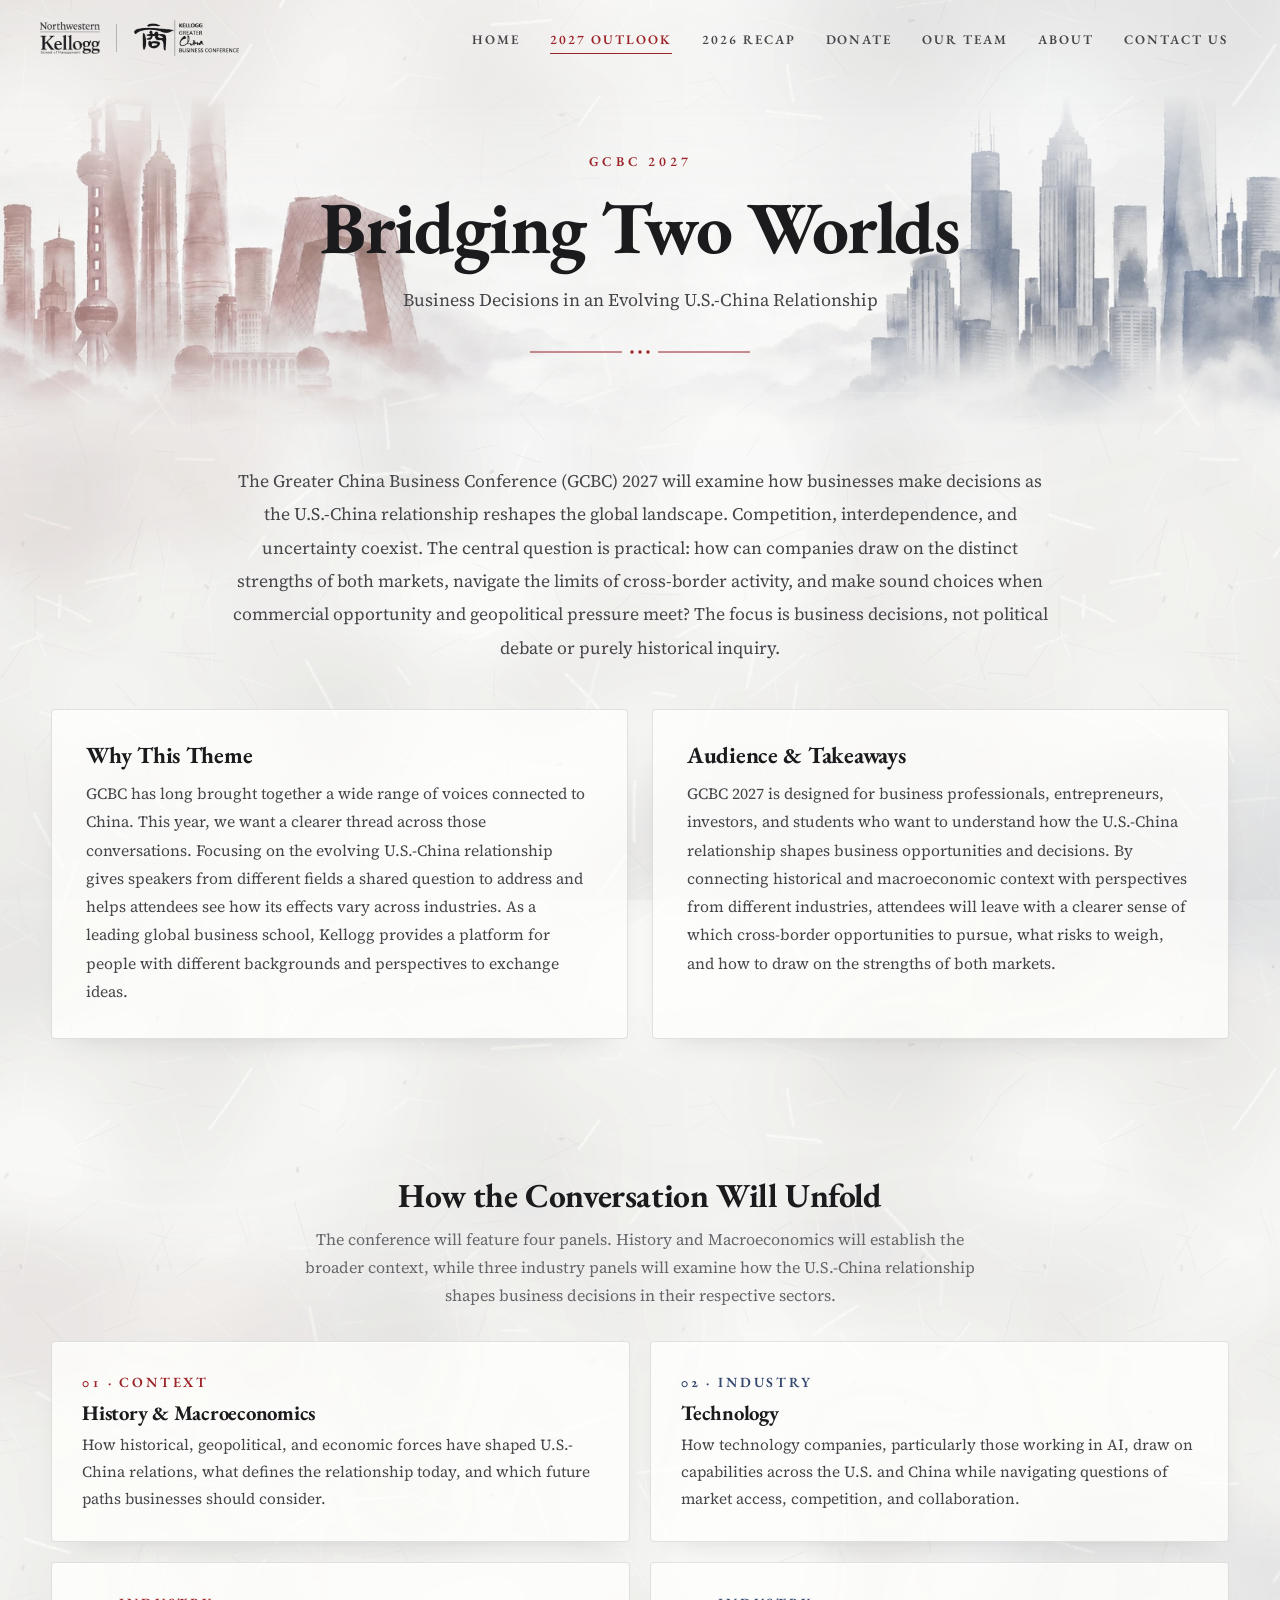
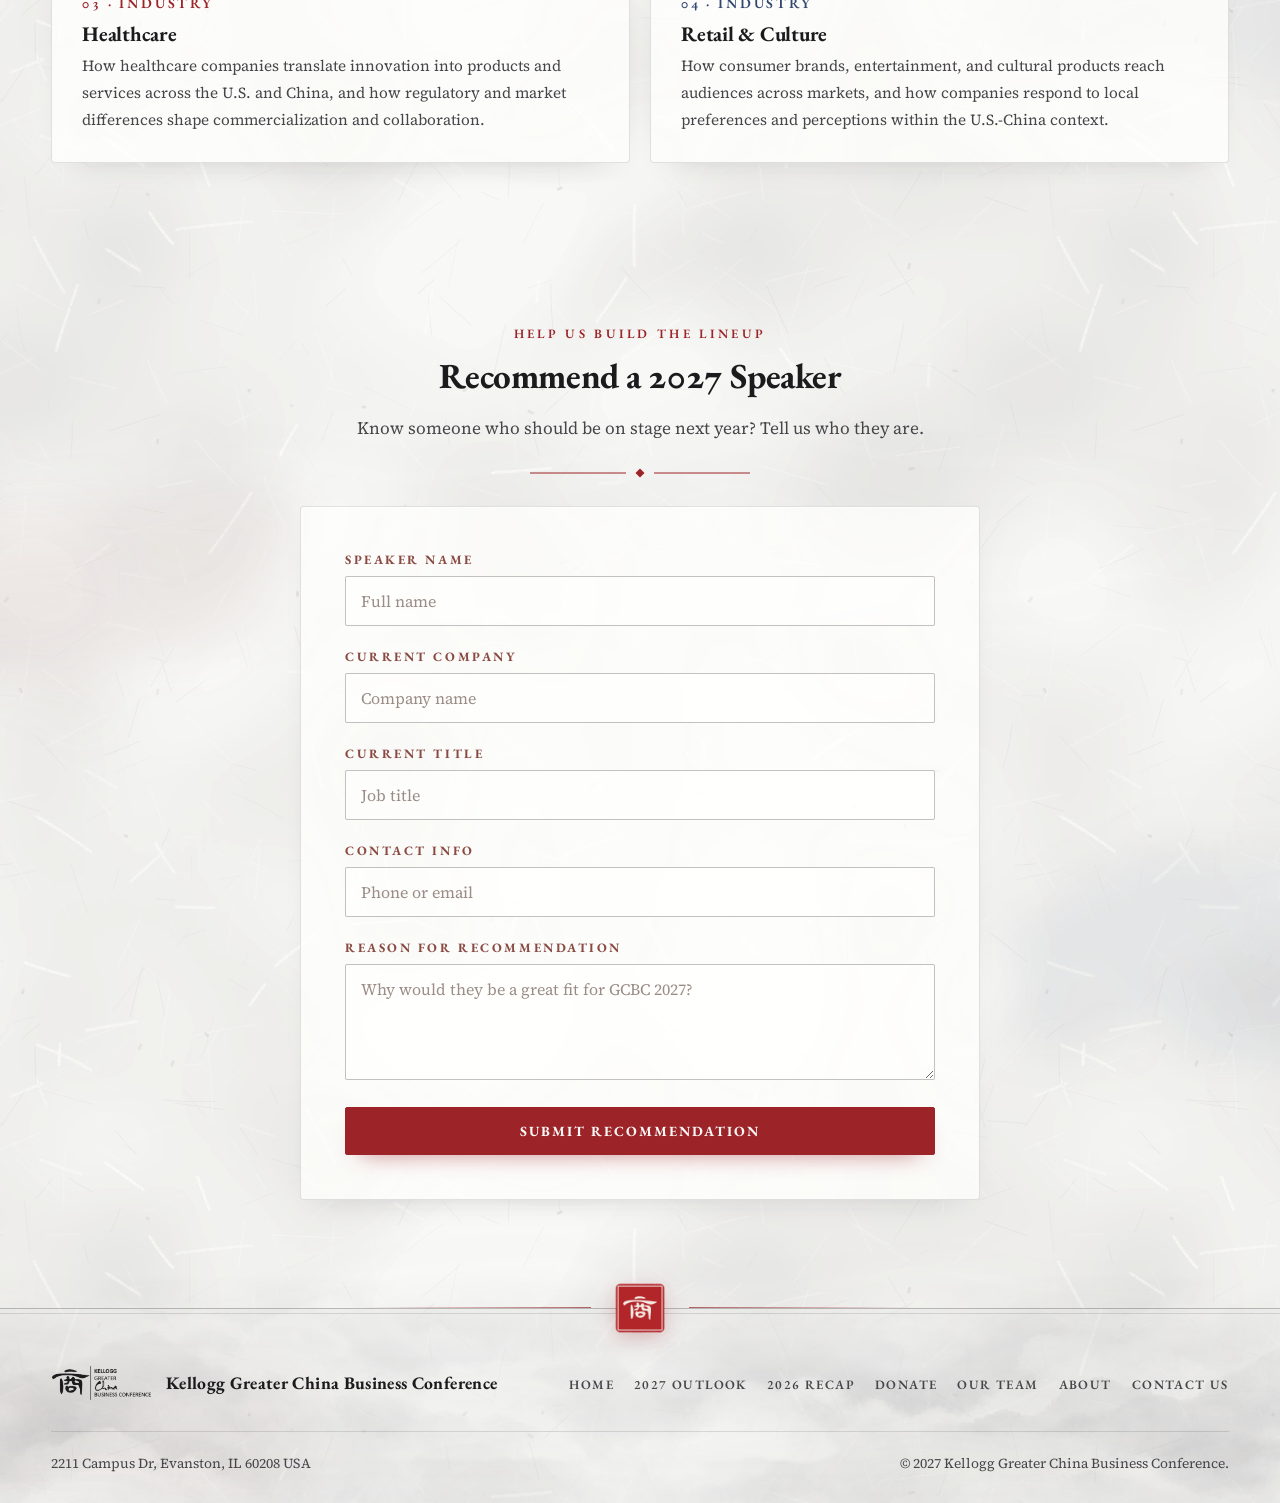
<file: 2027-outlook.html>
<!DOCTYPE html>
<html lang="en">
<head>
<meta charset="UTF-8">
<meta name="viewport" content="width=device-width, initial-scale=1.0">
<title>2027 Outlook | Kellogg Greater China Business Conference</title>
<meta name="description" content="Explore the GCBC 2027 theme — Bridging Two Worlds: Business Decisions in an Evolving U.S.-China Relationship — and recommend a speaker for next year's conference.">
<link rel="icon" href="favicon.ico" sizes="any">
<link rel="icon" type="image/png" sizes="32x32" href="favicon-32.png">
<link rel="icon" type="image/png" sizes="16x16" href="favicon-16.png">
<link rel="icon" type="image/png" sizes="192x192" href="favicon-192.png">
<link rel="apple-touch-icon" href="apple-touch-icon.png">
<link rel="stylesheet" href="css/styles.css?v=41">
</head>
<body>

<div class="paper-bg"></div>
<div class="paper-grain"></div>

<nav class="site-nav">
  <div class="nav-inner">
    <a href="index.html" class="nav-brand">
      <img src="assets/img/logos/kellogg-som-ink.png" alt="Northwestern Kellogg School of Management">
      <span class="divider"></span>
      <img class="gcbc-logo" src="assets/img/logos/gcbc-logo-ink.png" alt="Kellogg Greater China Business Conference">
    </a>
    <ul class="nav-links" id="navLinks">
      <li><a href="index.html">Home</a></li>
      <li><a href="2027-outlook.html">2027 Outlook</a></li>
      <li><a href="2026-recap.html">2026 Recap</a></li>
      <li><a href="donate.html">Donate</a></li>
      <li><a href="our-team.html">Our Team</a></li>
      <li><a href="about-us.html">About</a></li>
      <li><a href="contact-us.html">Contact Us</a></li>
    </ul>
    <button class="nav-toggle" id="navToggle" aria-label="Toggle menu"><span></span><span></span><span></span></button>
  </div>
</nav>

<header class="page-hero">
  <div class="container">
    <div class="page-kicker reveal is-visible">GCBC 2027</div>
    <h1 class="page-title reveal is-visible">Bridging Two Worlds</h1>
    <p class="page-sub reveal is-visible">Business Decisions in an Evolving U.S.-China Relationship</p>
  </div>
</header>

<section class="section-tight outlook-section">
  <div class="container">
    <p class="outlook-lead reveal">The Greater China Business Conference (GCBC) 2027 will examine how businesses make decisions as the U.S.-China relationship reshapes the global landscape. Competition, interdependence, and uncertainty coexist. The central question is practical: how can companies draw on the distinct strengths of both markets, navigate the limits of cross-border activity, and make sound choices when commercial opportunity and geopolitical pressure meet? The focus is business decisions, not political debate or purely historical inquiry.</p>

    <div class="outlook-twocol" data-stagger>
      <div class="paper-card outlook-card reveal-scale">
        <h3>Why This Theme</h3>
        <p>GCBC has long brought together a wide range of voices connected to China. This year, we want a clearer thread across those conversations. Focusing on the evolving U.S.-China relationship gives speakers from different fields a shared question to address and helps attendees see how its effects vary across industries. As a leading global business school, Kellogg provides a platform for people with different backgrounds and perspectives to exchange ideas.</p>
      </div>
      <div class="paper-card outlook-card reveal-scale">
        <h3>Audience &amp; Takeaways</h3>
        <p>GCBC 2027 is designed for business professionals, entrepreneurs, investors, and students who want to understand how the U.S.-China relationship shapes business opportunities and decisions. By connecting historical and macroeconomic context with perspectives from different industries, attendees will leave with a clearer sense of which cross-border opportunities to pursue, what risks to weigh, and how to draw on the strengths of both markets.</p>
      </div>
    </div>
  </div>
</section>

<section class="section">
  <div class="container">
    <div class="outlook-panels-head reveal">
      <h3>How the Conversation Will Unfold</h3>
      <p>The conference will feature four panels. History and Macroeconomics will establish the broader context, while three industry panels will examine how the U.S.-China relationship shapes business decisions in their respective sectors.</p>
    </div>
    <div class="outlook-panel-grid" data-stagger>
      <div class="paper-card outlook-panel reveal-scale">
        <span class="outlook-panel-num">01 &middot; Context</span>
        <h4>History &amp; Macroeconomics</h4>
        <p>How historical, geopolitical, and economic forces have shaped U.S.-China relations, what defines the relationship today, and which future paths businesses should consider.</p>
      </div>
      <div class="paper-card outlook-panel reveal-scale">
        <span class="outlook-panel-num">02 &middot; Industry</span>
        <h4>Technology</h4>
        <p>How technology companies, particularly those working in AI, draw on capabilities across the U.S. and China while navigating questions of market access, competition, and collaboration.</p>
      </div>
      <div class="paper-card outlook-panel reveal-scale">
        <span class="outlook-panel-num">03 &middot; Industry</span>
        <h4>Healthcare</h4>
        <p>How healthcare companies translate innovation into products and services across the U.S. and China, and how regulatory and market differences shape commercialization and collaboration.</p>
      </div>
      <div class="paper-card outlook-panel reveal-scale">
        <span class="outlook-panel-num">04 &middot; Industry</span>
        <h4>Retail &amp; Culture</h4>
        <p>How consumer brands, entertainment, and cultural products reach audiences across markets, and how companies respond to local preferences and perceptions within the U.S.-China context.</p>
      </div>
    </div>
  </div>
</section>

<section class="section-tight">
  <div class="container">
    <div class="section-head reveal" style="margin-bottom:28px;">
      <span class="eyebrow">Help Us Build the Lineup</span>
      <h2 class="section-title" style="font-size:clamp(1.6rem,3vw,2.2rem);">Recommend a 2027 Speaker</h2>
      <p class="section-sub">Know someone who should be on stage next year? Tell us who they are.</p>
    </div>
    <div class="paper-card form-card reveal-scale" style="max-width:680px;">
      <form class="gcbc-form" action="https://formspree.io/f/mljgylny" method="POST">
        <input type="hidden" name="_subject" value="New GCBC 2027 speaker recommendation">
        <div class="field">
          <label for="rec-name">Speaker Name</label>
          <input type="text" id="rec-name" name="speaker_name" placeholder="Full name" required>
        </div>
        <div class="field">
          <label for="rec-company">Current Company</label>
          <input type="text" id="rec-company" name="speaker_company" placeholder="Company name" required>
        </div>
        <div class="field">
          <label for="rec-title">Current Title</label>
          <input type="text" id="rec-title" name="speaker_title" placeholder="Job title" required>
        </div>
        <div class="field">
          <label for="rec-contact">Contact Info</label>
          <input type="text" id="rec-contact" name="speaker_contact" placeholder="Phone or email" required>
        </div>
        <div class="field">
          <label for="rec-reason">Reason for Recommendation</label>
          <textarea id="rec-reason" name="reason" rows="4" placeholder="Why would they be a great fit for GCBC 2027?" required></textarea>
        </div>
        <button type="submit" class="btn btn-primary" style="width:100%; justify-content:center;">
          Submit Recommendation
        </button>
        <div class="form-error">
          <svg width="18" height="18" viewBox="0 0 24 24" fill="none" stroke="currentColor" stroke-width="2.4"><path d="M12 9v4M12 17h.01M10.3 3.9 1.8 18a2 2 0 0 0 1.7 3h17a2 2 0 0 0 1.7-3L13.7 3.9a2 2 0 0 0-3.4 0Z"/></svg>
          Something went wrong — please try again or email us directly.
        </div>
        <div class="form-success">
          <svg width="18" height="18" viewBox="0 0 24 24" fill="none" stroke="currentColor" stroke-width="2.4"><path d="M20 6 9 17l-5-5"/></svg>
          Thanks for the recommendation!
        </div>
      </form>
    </div>
  </div>
</section>

<footer class="site-footer">
  <div class="container">
    <div class="footer-seal"><img src="assets/img/seal.png" alt="" aria-hidden="true" width="54" height="54"></div>
    <div class="footer-top">
      <a href="index.html" class="footer-brand">
        <img src="assets/img/logos/gcbc-logo-ink.png" alt="GCBC">
        <span style="font-weight:700; color:var(--text-0);">Kellogg Greater China Business Conference</span>
      </a>
      <ul class="footer-links">
        <li><a href="index.html">Home</a></li>
        <li><a href="2027-outlook.html">2027 Outlook</a></li>
        <li><a href="2026-recap.html">2026 Recap</a></li>
        <li><a href="donate.html">Donate</a></li>
        <li><a href="our-team.html">Our Team</a></li>
        <li><a href="about-us.html">About</a></li>
        <li><a href="contact-us.html">Contact Us</a></li>
      </ul>
    </div>
    <div class="footer-bottom">
      <span>2211 Campus Dr, Evanston, IL 60208 USA</span>
      <span>&copy; 2027 Kellogg Greater China Business Conference.</span>
    </div>
  </div>
</footer>

<script src="js/main.js?v=5"></script>
</body>
</html>
</file>
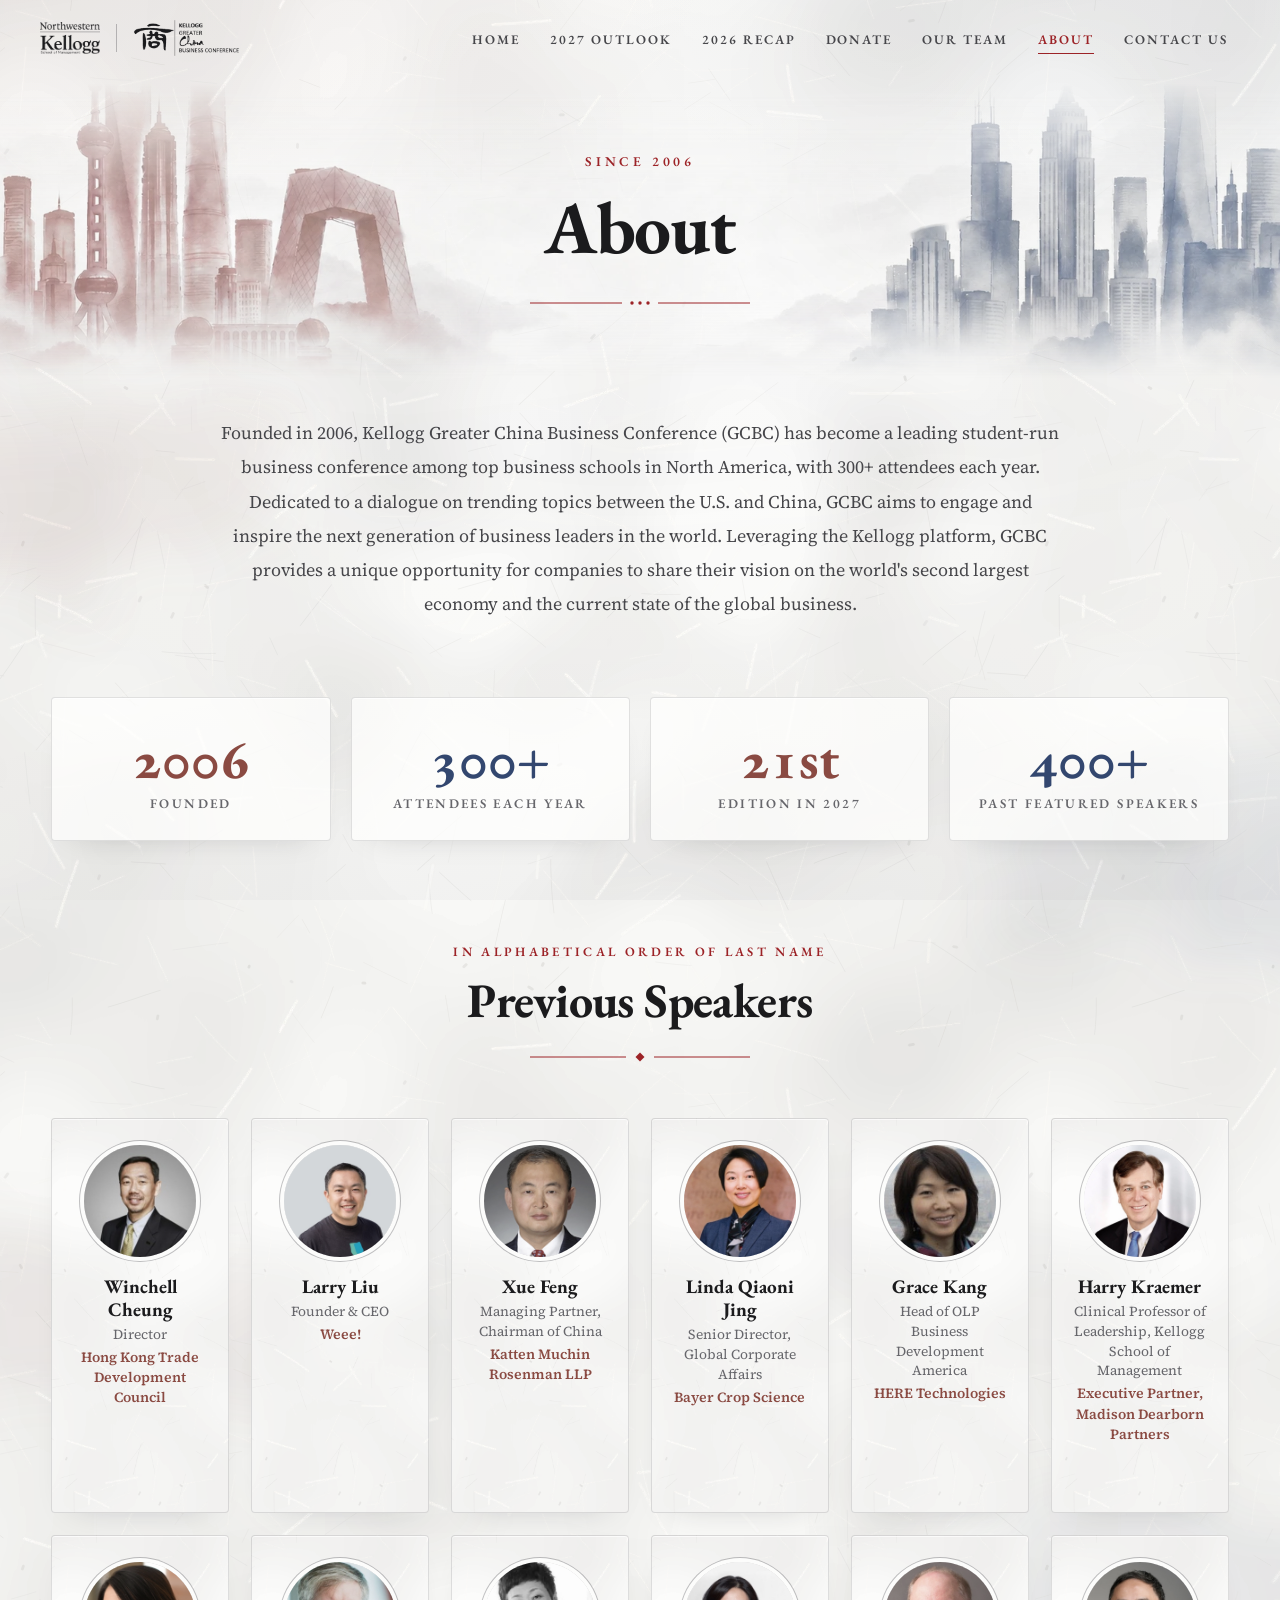
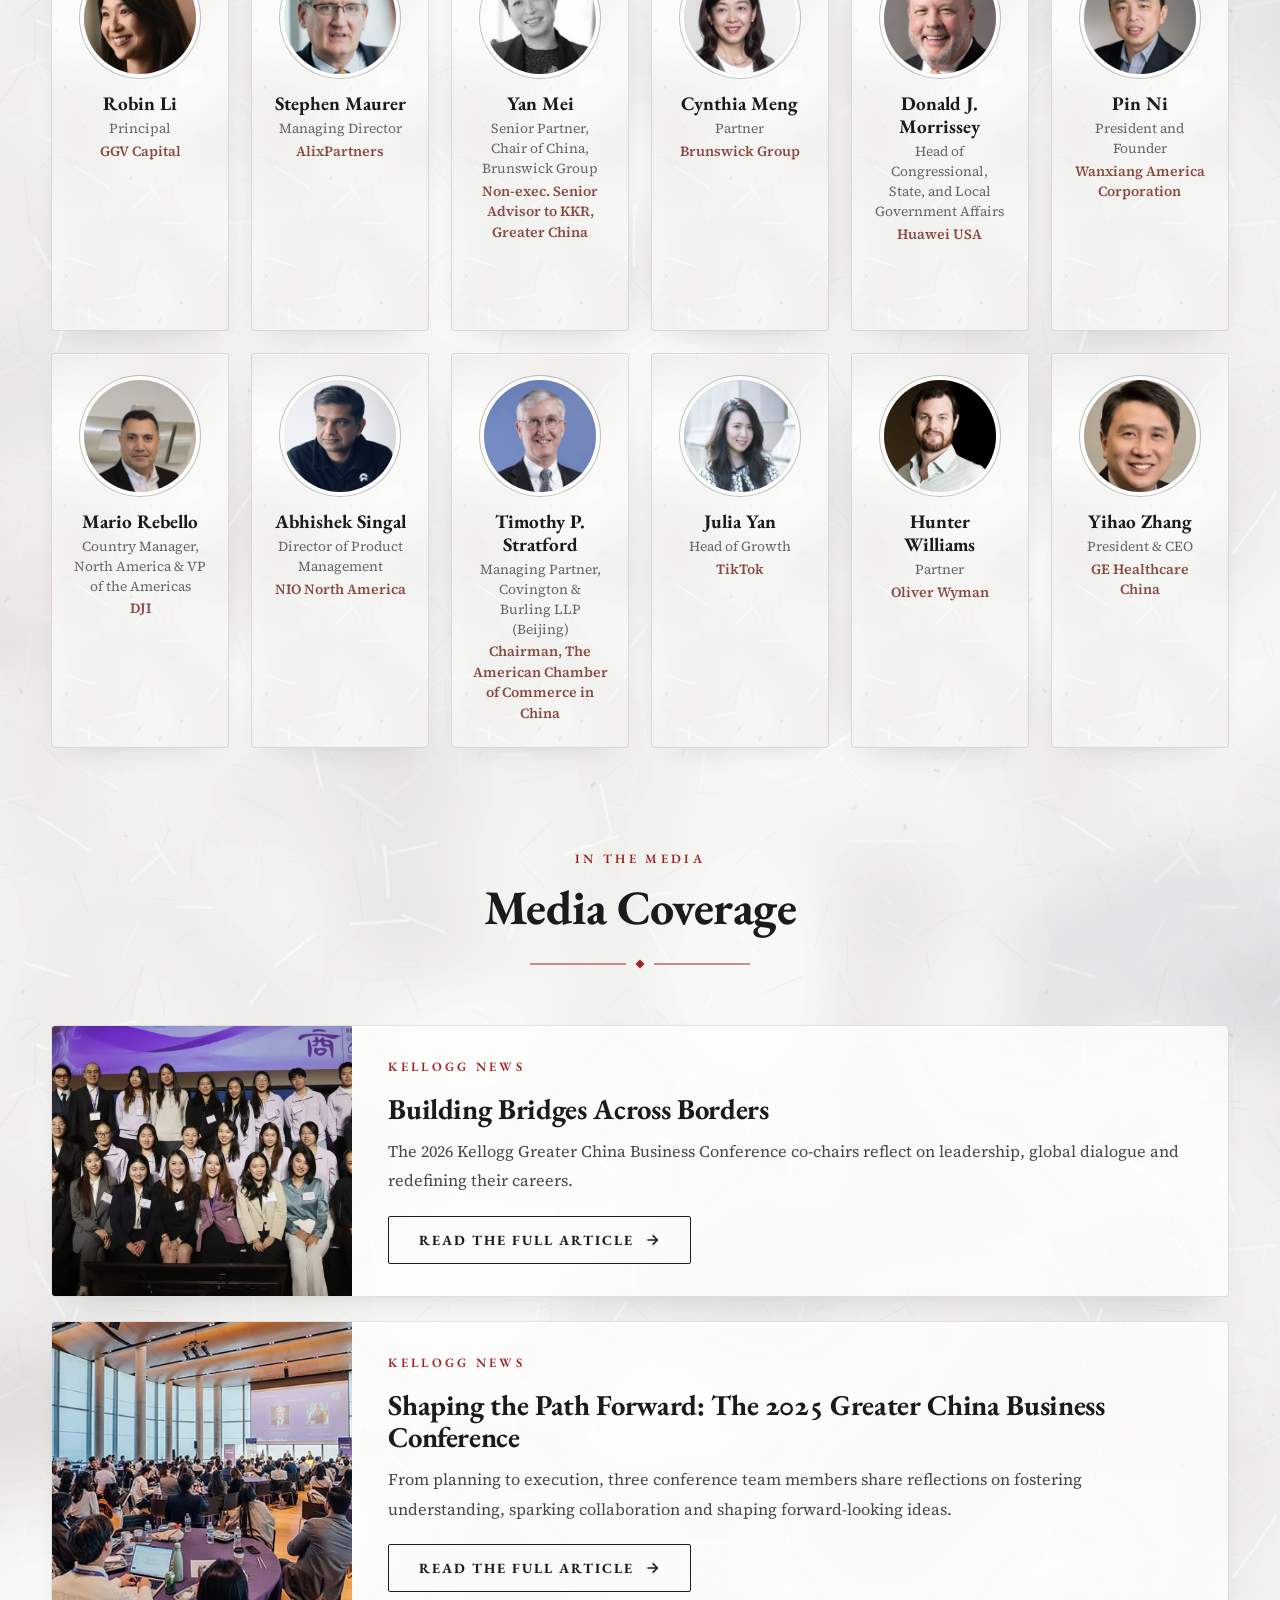
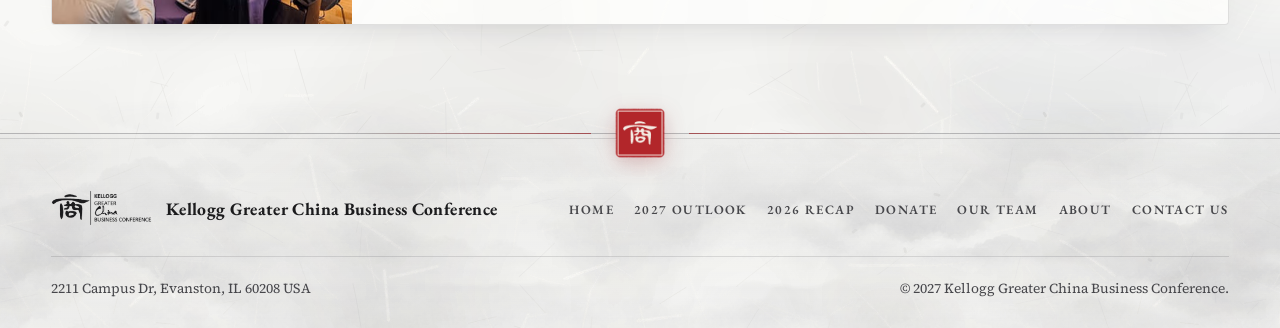
<file: about-us.html>
<!DOCTYPE html>
<html lang="en">
<head>
<meta charset="UTF-8">
<meta name="viewport" content="width=device-width, initial-scale=1.0">
<title>About | Kellogg Greater China Business Conference</title>
<meta name="description" content="Founded in 2006, GCBC is a leading student-run business conference exploring U.S.-China dialogue, hosted at Kellogg School of Management.">
<link rel="icon" href="favicon.ico" sizes="any">
<link rel="icon" type="image/png" sizes="32x32" href="favicon-32.png">
<link rel="icon" type="image/png" sizes="16x16" href="favicon-16.png">
<link rel="icon" type="image/png" sizes="192x192" href="favicon-192.png">
<link rel="apple-touch-icon" href="apple-touch-icon.png">
<link rel="stylesheet" href="css/styles.css?v=41">
</head>
<body>

<div class="paper-bg"></div>
<div class="paper-grain"></div>

<nav class="site-nav">
  <div class="nav-inner">
    <a href="index.html" class="nav-brand">
      <img src="assets/img/logos/kellogg-som-ink.png" alt="Northwestern Kellogg School of Management">
      <span class="divider"></span>
      <img class="gcbc-logo" src="assets/img/logos/gcbc-logo-ink.png" alt="Kellogg Greater China Business Conference">
    </a>
    <ul class="nav-links" id="navLinks">
      <li><a href="index.html">Home</a></li>
      <li><a href="2027-outlook.html">2027 Outlook</a></li>
      <li><a href="2026-recap.html">2026 Recap</a></li>
      <li><a href="donate.html">Donate</a></li>
      <li><a href="our-team.html">Our Team</a></li>
      <li><a href="about-us.html">About</a></li>
      <li><a href="contact-us.html">Contact Us</a></li>
    </ul>
    <button class="nav-toggle" id="navToggle" aria-label="Toggle menu"><span></span><span></span><span></span></button>
  </div>
</nav>

<header class="page-hero">
  <div class="container">
    <div class="page-kicker reveal is-visible">Since 2006</div>
    <h1 class="page-title reveal is-visible">About</h1>
  </div>
</header>

<section class="section-tight">
  <div class="container">
    <p class="about-lead reveal">Founded in 2006, Kellogg Greater China Business Conference (GCBC) has become a leading student-run business conference among top business schools in North America, with 300+ attendees each year. Dedicated to a dialogue on trending topics between the U.S. and China, GCBC aims to engage and inspire the next generation of business leaders in the world. Leveraging the Kellogg platform, GCBC provides a unique opportunity for companies to share their vision on the world's second largest economy and the current state of the global business.</p>
  </div>
</section>

<section class="section-tight">
  <div class="container">
    <div class="stats-row" data-stagger>
      <div class="paper-card stat-card reveal-scale">
        <div class="stat-num" data-count="2006">0</div>
        <div class="stat-label">Founded</div>
      </div>
      <div class="paper-card stat-card reveal-scale">
        <div class="stat-num" data-count="300" data-suffix="+">0</div>
        <div class="stat-label">Attendees Each Year</div>
      </div>
      <div class="paper-card stat-card reveal-scale">
        <div class="stat-num" data-count="21" data-suffix="st">0</div>
        <div class="stat-label">Edition in 2027</div>
      </div>
      <div class="paper-card stat-card reveal-scale">
        <div class="stat-num" data-count="400" data-suffix="+">0</div>
        <div class="stat-label">Past Featured Speakers</div>
      </div>
    </div>
  </div>
</section>

<section class="section">
  <div class="container">
    <div class="section-head reveal">
      <span class="eyebrow">In Alphabetical Order of Last Name</span>
      <h2 class="section-title">Previous Speakers</h2>
    </div>

    <div class="people-grid cols-6" data-stagger>

      <div class="paper-card person-card reveal-scale">
        <div class="person-photo"><img src="assets/img/speakers/winchell-cheung.jpg" alt="Winchell Cheung" loading="lazy"></div>
        <div class="person-name">Winchell Cheung</div>
        <div class="person-role">Director</div>
        <div class="person-org" style="margin-bottom:0;">Hong Kong Trade Development Council</div>
      </div>

      <div class="paper-card person-card reveal-scale">
        <div class="person-photo"><img src="assets/img/speakers/larry-liu.jpg" alt="Larry Liu" loading="lazy"></div>
        <div class="person-name">Larry Liu</div>
        <div class="person-role">Founder &amp; CEO</div>
        <div class="person-org" style="margin-bottom:0;">Weee!</div>
      </div>

      <div class="paper-card person-card reveal-scale">
        <div class="person-photo"><img src="assets/img/speakers/xue-feng.jpg" alt="Xue Feng" loading="lazy"></div>
        <div class="person-name">Xue Feng</div>
        <div class="person-role">Managing Partner, Chairman of China</div>
        <div class="person-org" style="margin-bottom:0;">Katten Muchin Rosenman LLP</div>
      </div>

      <div class="paper-card person-card reveal-scale">
        <div class="person-photo"><img src="assets/img/speakers/linda-jing.jpg" alt="Linda Qiaoni Jing" loading="lazy"></div>
        <div class="person-name">Linda Qiaoni Jing</div>
        <div class="person-role">Senior Director, Global Corporate Affairs</div>
        <div class="person-org" style="margin-bottom:0;">Bayer Crop Science</div>
      </div>

      <div class="paper-card person-card reveal-scale">
        <div class="person-photo"><img src="assets/img/speakers/grace-kang.jpg" alt="Grace Kang" loading="lazy"></div>
        <div class="person-name">Grace Kang</div>
        <div class="person-role">Head of OLP Business Development America</div>
        <div class="person-org" style="margin-bottom:0;">HERE Technologies</div>
      </div>

      <div class="paper-card person-card reveal-scale">
        <div class="person-photo"><img src="assets/img/speakers/harry-kraemer.jpg" alt="Harry Kraemer" loading="lazy"></div>
        <div class="person-name">Harry Kraemer</div>
        <div class="person-role">Clinical Professor of Leadership, Kellogg School of Management</div>
        <div class="person-org" style="margin-bottom:0;">Executive Partner, Madison Dearborn Partners</div>
      </div>

      <div class="paper-card person-card reveal-scale">
        <div class="person-photo"><img src="assets/img/speakers/robin-li.jpg" alt="Robin Li" loading="lazy"></div>
        <div class="person-name">Robin Li</div>
        <div class="person-role">Principal</div>
        <div class="person-org" style="margin-bottom:0;">GGV Capital</div>
      </div>

      <div class="paper-card person-card reveal-scale">
        <div class="person-photo"><img src="assets/img/speakers/stephen-maurer.jpg" alt="Stephen Maurer" loading="lazy"></div>
        <div class="person-name">Stephen Maurer</div>
        <div class="person-role">Managing Director</div>
        <div class="person-org" style="margin-bottom:0;">AlixPartners</div>
      </div>

      <div class="paper-card person-card reveal-scale">
        <div class="person-photo"><img src="assets/img/speakers/yan-mei.jpg" alt="Yan Mei" loading="lazy"></div>
        <div class="person-name">Yan Mei</div>
        <div class="person-role">Senior Partner, Chair of China, Brunswick Group</div>
        <div class="person-org" style="margin-bottom:0;">Non-exec. Senior Advisor to KKR, Greater China</div>
      </div>

      <div class="paper-card person-card reveal-scale">
        <div class="person-photo"><img src="assets/img/speakers/cynthia-meng.jpg" alt="Cynthia Meng" loading="lazy"></div>
        <div class="person-name">Cynthia Meng</div>
        <div class="person-role">Partner</div>
        <div class="person-org" style="margin-bottom:0;">Brunswick Group</div>
      </div>

      <div class="paper-card person-card reveal-scale">
        <div class="person-photo"><img src="assets/img/speakers/donald-morrissey.jpg" alt="Donald J. Morrissey" loading="lazy"></div>
        <div class="person-name">Donald J. Morrissey</div>
        <div class="person-role">Head of Congressional, State, and Local Government Affairs</div>
        <div class="person-org" style="margin-bottom:0;">Huawei USA</div>
      </div>

      <div class="paper-card person-card reveal-scale">
        <div class="person-photo"><img src="assets/img/speakers/pin-ni.jpg" alt="Pin Ni" loading="lazy"></div>
        <div class="person-name">Pin Ni</div>
        <div class="person-role">President and Founder</div>
        <div class="person-org" style="margin-bottom:0;">Wanxiang America Corporation</div>
      </div>

      <div class="paper-card person-card reveal-scale">
        <div class="person-photo"><img src="assets/img/speakers/mario-rebello.jpg" alt="Mario Rebello" loading="lazy"></div>
        <div class="person-name">Mario Rebello</div>
        <div class="person-role">Country Manager, North America &amp; VP of the Americas</div>
        <div class="person-org" style="margin-bottom:0;">DJI</div>
      </div>

      <div class="paper-card person-card reveal-scale">
        <div class="person-photo"><img src="assets/img/speakers/abhishek-singal.jpg" alt="Abhishek Singal" loading="lazy"></div>
        <div class="person-name">Abhishek Singal</div>
        <div class="person-role">Director of Product Management</div>
        <div class="person-org" style="margin-bottom:0;">NIO North America</div>
      </div>

      <div class="paper-card person-card reveal-scale">
        <div class="person-photo"><img src="assets/img/speakers/timothy-stratford.jpg" alt="Timothy P. Stratford" loading="lazy"></div>
        <div class="person-name">Timothy P. Stratford</div>
        <div class="person-role">Managing Partner, Covington &amp; Burling LLP (Beijing)</div>
        <div class="person-org" style="margin-bottom:0;">Chairman, The American Chamber of Commerce in China</div>
      </div>

      <div class="paper-card person-card reveal-scale">
        <div class="person-photo"><img src="assets/img/speakers/julia-yan.jpg" alt="Julia Yan" loading="lazy"></div>
        <div class="person-name">Julia Yan</div>
        <div class="person-role">Head of Growth</div>
        <div class="person-org" style="margin-bottom:0;">TikTok</div>
      </div>

      <div class="paper-card person-card reveal-scale">
        <div class="person-photo"><img src="assets/img/speakers/hunter-williams.jpg" alt="Hunter Williams" loading="lazy"></div>
        <div class="person-name">Hunter Williams</div>
        <div class="person-role">Partner</div>
        <div class="person-org" style="margin-bottom:0;">Oliver Wyman</div>
      </div>

      <div class="paper-card person-card reveal-scale">
        <div class="person-photo"><img src="assets/img/speakers/yihao-zhang.jpg" alt="Yihao Zhang" loading="lazy"></div>
        <div class="person-name">Yihao Zhang</div>
        <div class="person-role">President &amp; CEO</div>
        <div class="person-org" style="margin-bottom:0;">GE Healthcare China</div>
      </div>

    </div>
  </div>
</section>

<!-- MEDIA COVERAGE -->
<section class="section-tight">
  <div class="container">
    <div class="section-head reveal">
      <span class="eyebrow">In the Media</span>
      <h2 class="section-title">Media Coverage</h2>
    </div>
    <div style="display:flex; flex-direction:column; gap:24px;">
      <a class="paper-card press-card reveal-scale" href="https://www.kellogg.northwestern.edu/news/blog/2026/04/29/greater-china-business-conference-building-across-borders/" target="_blank" rel="noopener" style="display:flex;">
        <div class="press-card-media"><img src="assets/img/press/kellogg-news-cover.jpg" alt="GCBC 2026 team at the Kellogg Global Hub" loading="lazy"></div>
        <div class="press-card-body">
          <span class="eyebrow">Kellogg News</span>
          <h3 style="font-size:1.8rem; color:var(--text-0); margin:4px 0 12px;">Building Bridges Across Borders</h3>
          <p style="font-size:1.02rem; color:var(--text-1); margin:0 0 20px;">The 2026 Kellogg Greater China Business Conference co-chairs reflect on leadership, global dialogue and redefining their careers.</p>
          <span class="btn btn-ghost" style="pointer-events:none; align-self:flex-start;">Read the Full Article
            <svg width="16" height="16" viewBox="0 0 24 24" fill="none" stroke="currentColor" stroke-width="2.4"><path d="M5 12h14M13 5l7 7-7 7"/></svg>
          </span>
        </div>
      </a>
      <a class="paper-card press-card reveal-scale" href="https://www.kellogg.northwestern.edu/news/blog/2025/07/08/shaping-path-forward-greater-china-business-conference/" target="_blank" rel="noopener" style="display:flex;">
        <div class="press-card-media"><img src="assets/img/press/kellogg-news-2025-cover.jpg" alt="Attendees at the 2025 Greater China Business Conference" loading="lazy"></div>
        <div class="press-card-body">
          <span class="eyebrow">Kellogg News</span>
          <h3 style="font-size:1.8rem; color:var(--text-0); margin:4px 0 12px;">Shaping the Path Forward: The 2025 Greater China Business Conference</h3>
          <p style="font-size:1.02rem; color:var(--text-1); margin:0 0 20px;">From planning to execution, three conference team members share reflections on fostering understanding, sparking collaboration and shaping forward-looking ideas.</p>
          <span class="btn btn-ghost" style="pointer-events:none; align-self:flex-start;">Read the Full Article
            <svg width="16" height="16" viewBox="0 0 24 24" fill="none" stroke="currentColor" stroke-width="2.4"><path d="M5 12h14M13 5l7 7-7 7"/></svg>
          </span>
        </div>
      </a>
    </div>
  </div>
</section>

<footer class="site-footer">
  <div class="container">
    <div class="footer-seal"><img src="assets/img/seal.png" alt="" aria-hidden="true" width="54" height="54"></div>
    <div class="footer-top">
      <a href="index.html" class="footer-brand">
        <img src="assets/img/logos/gcbc-logo-ink.png" alt="GCBC">
        <span style="font-weight:700; color:var(--text-0);">Kellogg Greater China Business Conference</span>
      </a>
      <ul class="footer-links">
        <li><a href="index.html">Home</a></li>
        <li><a href="2027-outlook.html">2027 Outlook</a></li>
        <li><a href="2026-recap.html">2026 Recap</a></li>
        <li><a href="donate.html">Donate</a></li>
        <li><a href="our-team.html">Our Team</a></li>
        <li><a href="about-us.html">About</a></li>
        <li><a href="contact-us.html">Contact Us</a></li>
      </ul>
    </div>
    <div class="footer-bottom">
      <span>2211 Campus Dr, Evanston, IL 60208 USA</span>
      <span>&copy; 2027 Kellogg Greater China Business Conference.</span>
    </div>
  </div>
</footer>

<script src="js/main.js?v=5"></script>
</body>
</html>
</file>
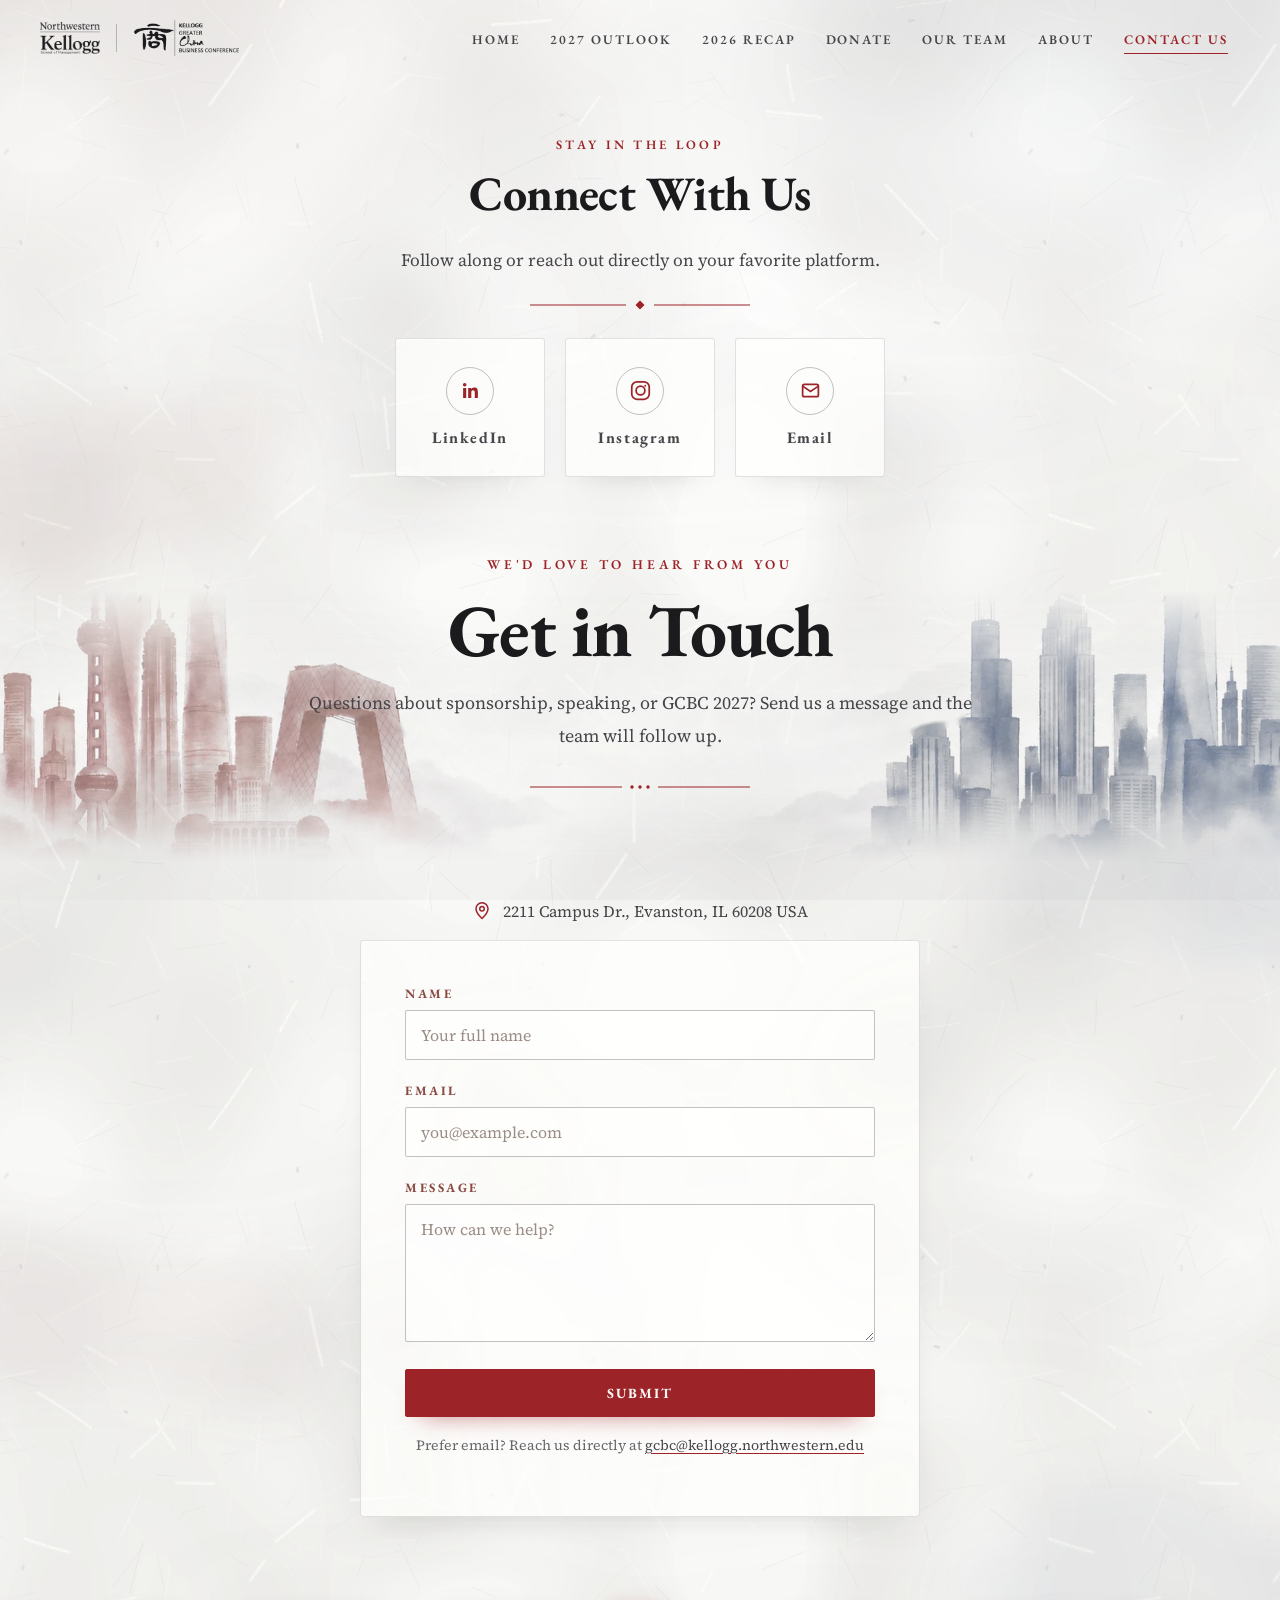
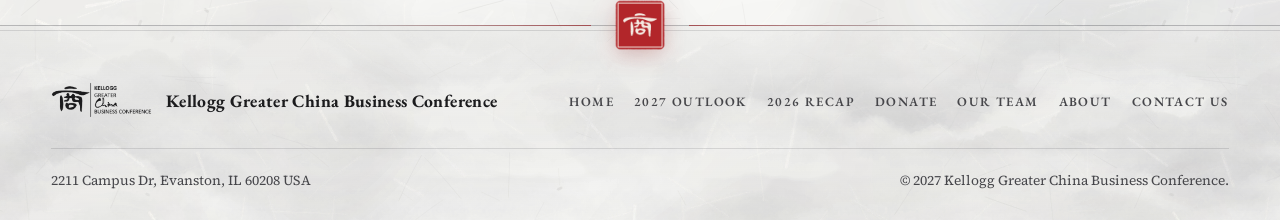
<file: contact-us.html>
<!DOCTYPE html>
<html lang="en">
<head>
<meta charset="UTF-8">
<meta name="viewport" content="width=device-width, initial-scale=1.0">
<title>Contact Us | Kellogg Greater China Business Conference</title>
<meta name="description" content="Get in touch with the Kellogg Greater China Business Conference team.">
<link rel="icon" href="favicon.ico" sizes="any">
<link rel="icon" type="image/png" sizes="32x32" href="favicon-32.png">
<link rel="icon" type="image/png" sizes="16x16" href="favicon-16.png">
<link rel="icon" type="image/png" sizes="192x192" href="favicon-192.png">
<link rel="apple-touch-icon" href="apple-touch-icon.png">
<link rel="stylesheet" href="css/styles.css?v=41">
</head>
<body>

<div class="paper-bg"></div>
<div class="paper-grain"></div>

<nav class="site-nav">
  <div class="nav-inner">
    <a href="index.html" class="nav-brand">
      <img src="assets/img/logos/kellogg-som-ink.png" alt="Northwestern Kellogg School of Management">
      <span class="divider"></span>
      <img class="gcbc-logo" src="assets/img/logos/gcbc-logo-ink.png" alt="Kellogg Greater China Business Conference">
    </a>
    <ul class="nav-links" id="navLinks">
      <li><a href="index.html">Home</a></li>
      <li><a href="2027-outlook.html">2027 Outlook</a></li>
      <li><a href="2026-recap.html">2026 Recap</a></li>
      <li><a href="donate.html">Donate</a></li>
      <li><a href="our-team.html">Our Team</a></li>
      <li><a href="about-us.html">About</a></li>
      <li><a href="contact-us.html">Contact Us</a></li>
    </ul>
    <button class="nav-toggle" id="navToggle" aria-label="Toggle menu"><span></span><span></span><span></span></button>
  </div>
</nav>

<section class="section-tight" style="padding-top:calc(var(--nav-h) + 56px);">
  <div class="container">
    <div class="section-head reveal is-visible" style="margin-bottom:28px;">
      <span class="eyebrow">Stay in the Loop</span>
      <h2 class="section-title">Connect With Us</h2>
      <p class="section-sub">Follow along or reach out directly on your favorite platform.</p>
    </div>
    <div class="social-row" data-stagger>
      <a class="social-chip reveal-scale" href="https://www.linkedin.com/company/kellogg-gcbc/" target="_blank" rel="noopener">
        <span class="social-icon"><svg viewBox="0 0 24 24" fill="currentColor"><path d="M20.45 20.45h-3.56v-5.57c0-1.33-.03-3.04-1.85-3.04-1.86 0-2.14 1.45-2.14 2.94v5.67H9.34V9h3.41v1.56h.05c.48-.9 1.64-1.85 3.37-1.85 3.6 0 4.27 2.37 4.27 5.46v6.28zM5.34 7.43a2.07 2.07 0 1 1 0-4.14 2.07 2.07 0 0 1 0 4.14zM7.12 20.45H3.56V9h3.56v11.45z"/></svg></span>
        LinkedIn
      </a>
      <a class="social-chip reveal-scale" href="https://www.instagram.com/kellogg_gcbc_conference" target="_blank" rel="noopener">
        <span class="social-icon"><svg viewBox="0 0 24 24" fill="none" stroke="currentColor" stroke-width="2"><rect x="2" y="2" width="20" height="20" rx="6"/><circle cx="12" cy="12" r="5"/><circle cx="17.5" cy="6.5" r="1.1" fill="currentColor" stroke="none"/></svg></span>
        Instagram
      </a>
      <a class="social-chip reveal-scale" href="mailto:gcbc@kellogg.northwestern.edu" target="_blank" rel="noopener">
        <span class="social-icon"><svg viewBox="0 0 24 24" fill="none" stroke="currentColor" stroke-width="2"><rect x="3" y="5" width="18" height="14" rx="2"/><path d="m3 7 9 6 9-6"/></svg></span>
        Email
      </a>
    </div>
  </div>
</section>

<header class="page-hero" style="padding-top:40px;">
  <div class="container">
    <div class="page-kicker reveal is-visible">We'd Love to Hear From You</div>
    <h1 class="page-title reveal is-visible">Get in Touch</h1>
    <p class="page-sub reveal is-visible">Questions about sponsorship, speaking, or GCBC 2027? Send us a message and the team will follow up.</p>
  </div>
</header>

<section class="section-tight">
  <div class="container">
    <div class="contact-info reveal">
      <svg viewBox="0 0 24 24" fill="none" stroke="currentColor" stroke-width="2"><path d="M12 22s8-7.5 8-13a8 8 0 1 0-16 0c0 5.5 8 13 8 13z"/><circle cx="12" cy="9" r="3"/></svg>
      2211 Campus Dr., Evanston, IL 60208 USA
    </div>

    <div class="paper-card form-card reveal-scale">
      <form class="gcbc-form" action="https://formspree.io/f/mljgylny" method="POST">
        <input type="hidden" name="_subject" value="New GCBC website inquiry">
        <div class="field">
          <label for="c-name">Name</label>
          <input type="text" id="c-name" name="name" placeholder="Your full name" required>
        </div>
        <div class="field">
          <label for="c-email">Email</label>
          <input type="email" id="c-email" name="email" placeholder="you@example.com" required>
        </div>
        <div class="field">
          <label for="c-message">Message</label>
          <textarea id="c-message" name="message" rows="5" placeholder="How can we help?"></textarea>
        </div>
        <button type="submit" class="btn btn-primary" style="width:100%; justify-content:center;">
          Submit
        </button>
        <div class="form-error">
          <svg width="18" height="18" viewBox="0 0 24 24" fill="none" stroke="currentColor" stroke-width="2.4"><path d="M12 9v4M12 17h.01M10.3 3.9 1.8 18a2 2 0 0 0 1.7 3h17a2 2 0 0 0 1.7-3L13.7 3.9a2 2 0 0 0-3.4 0Z"/></svg>
          Something went wrong — please try again or email us directly.
        </div>
        <p class="form-note">Prefer email? Reach us directly at <a href="mailto:gcbc@kellogg.northwestern.edu" target="_blank" rel="noopener">gcbc@kellogg.northwestern.edu</a></p>
        <div class="form-success">
          <svg width="18" height="18" viewBox="0 0 24 24" fill="none" stroke="currentColor" stroke-width="2.4"><path d="M20 6 9 17l-5-5"/></svg>
          Thanks for submitting!
        </div>
      </form>
    </div>
  </div>
</section>

<footer class="site-footer">
  <div class="container">
    <div class="footer-seal"><img src="assets/img/seal.png" alt="" aria-hidden="true" width="54" height="54"></div>
    <div class="footer-top">
      <a href="index.html" class="footer-brand">
        <img src="assets/img/logos/gcbc-logo-ink.png" alt="GCBC">
        <span style="font-weight:700; color:var(--text-0);">Kellogg Greater China Business Conference</span>
      </a>
      <ul class="footer-links">
        <li><a href="index.html">Home</a></li>
        <li><a href="2027-outlook.html">2027 Outlook</a></li>
        <li><a href="2026-recap.html">2026 Recap</a></li>
        <li><a href="donate.html">Donate</a></li>
        <li><a href="our-team.html">Our Team</a></li>
        <li><a href="about-us.html">About</a></li>
        <li><a href="contact-us.html">Contact Us</a></li>
      </ul>
    </div>
    <div class="footer-bottom">
      <span>2211 Campus Dr, Evanston, IL 60208 USA</span>
      <span>&copy; 2027 Kellogg Greater China Business Conference.</span>
    </div>
  </div>
</footer>

<script src="js/main.js?v=5"></script>
</body>
</html>
</file>
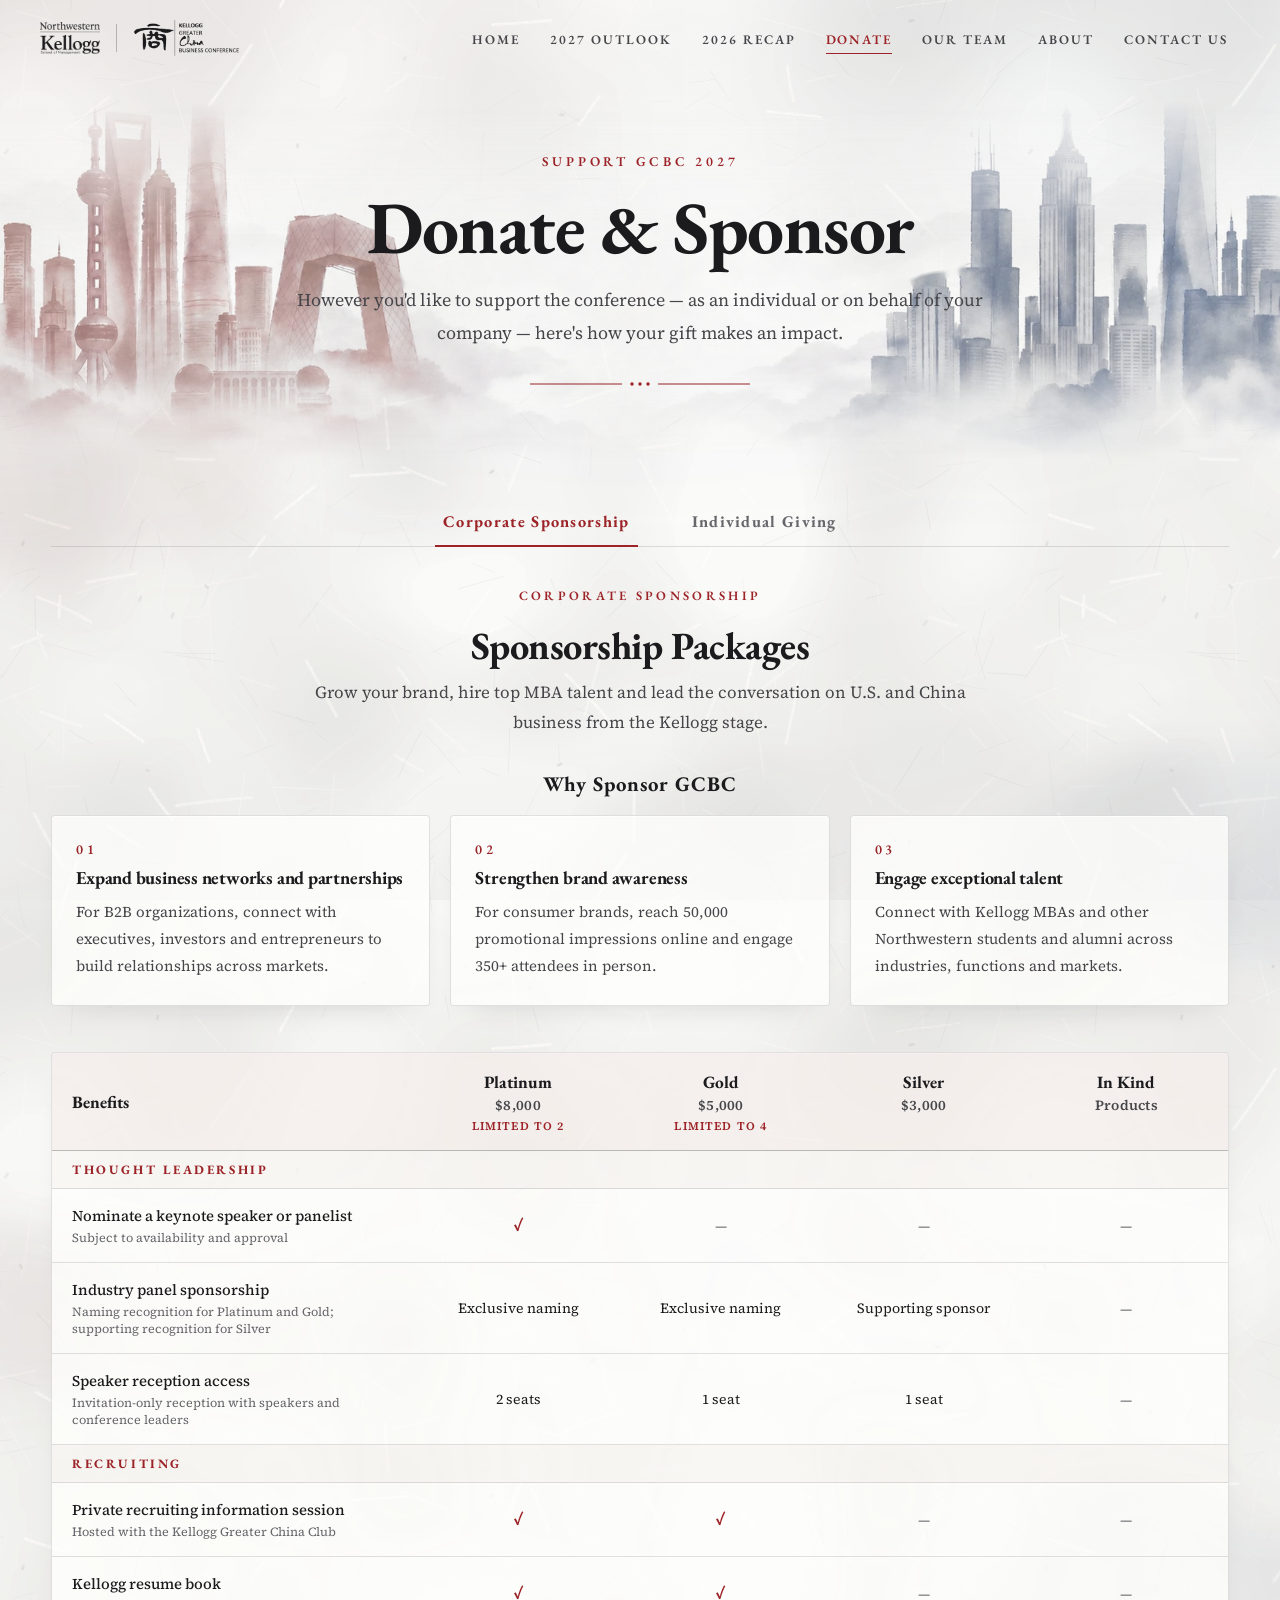
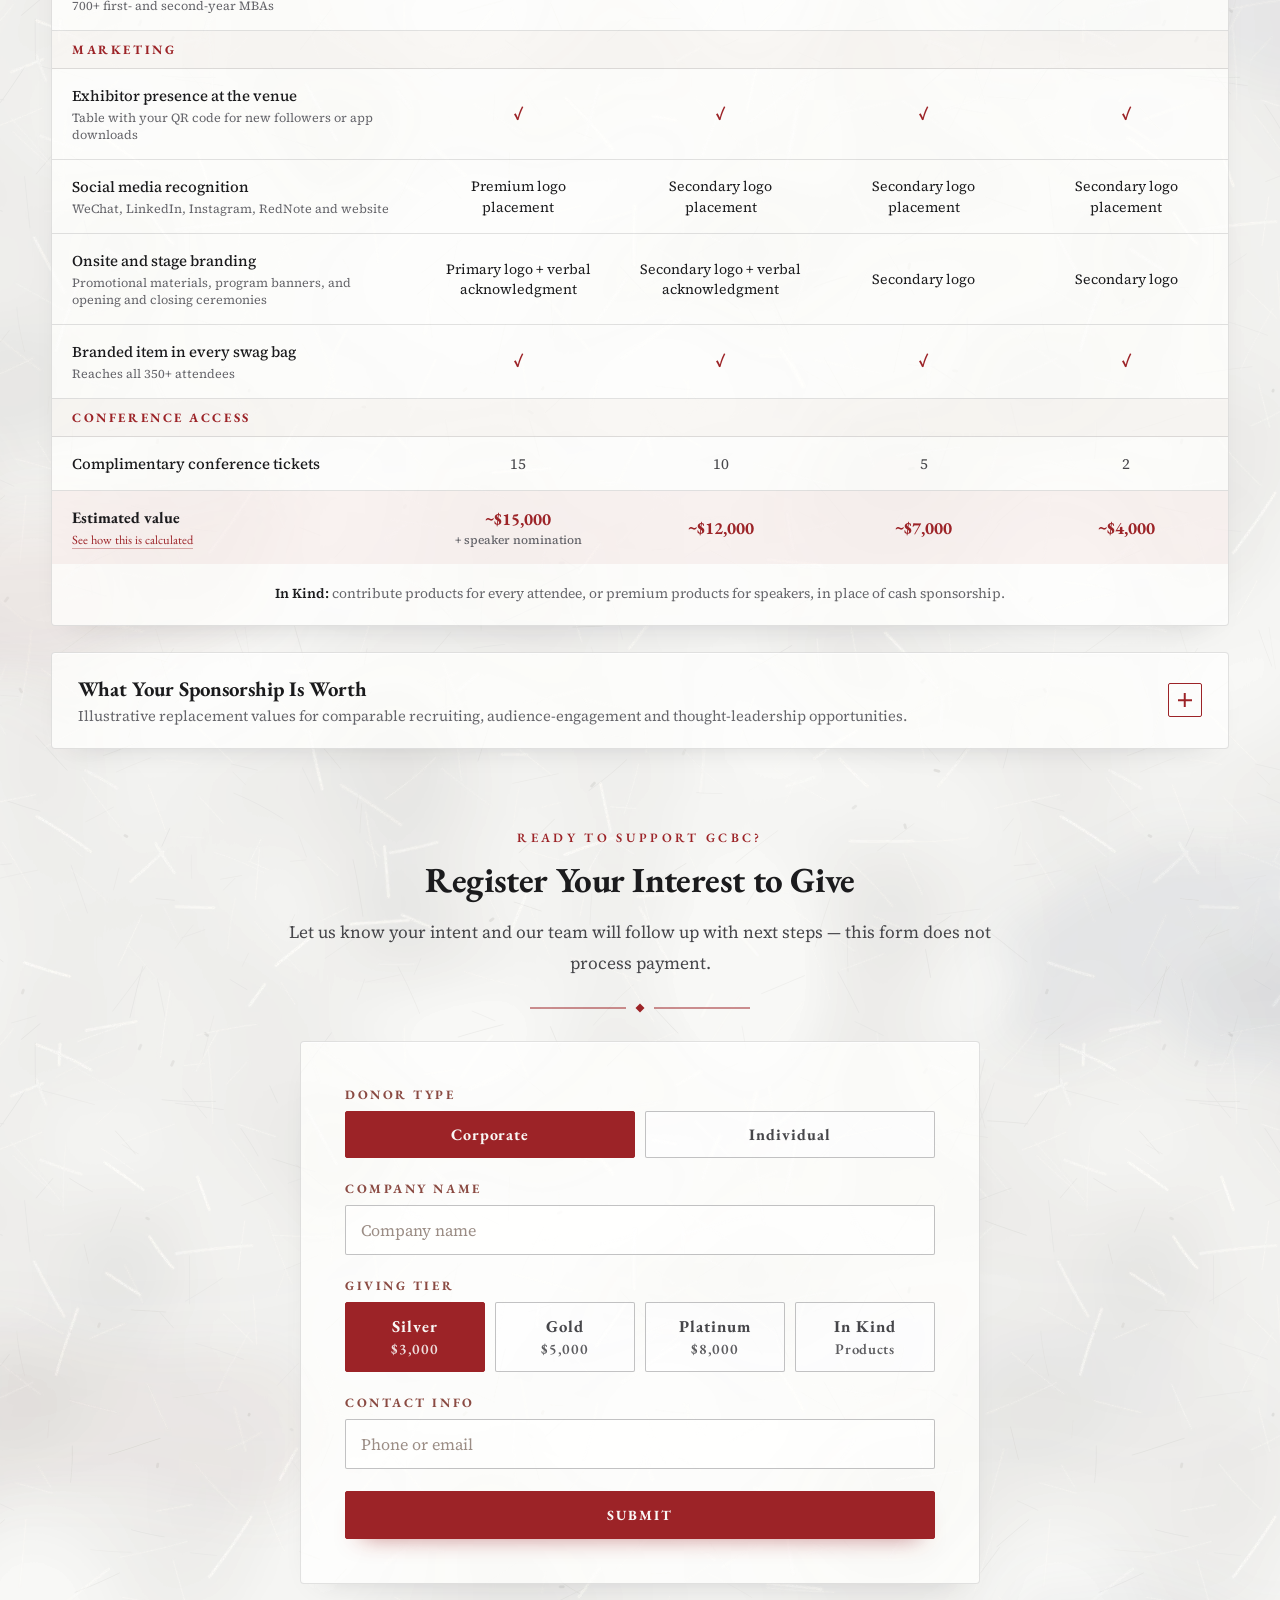
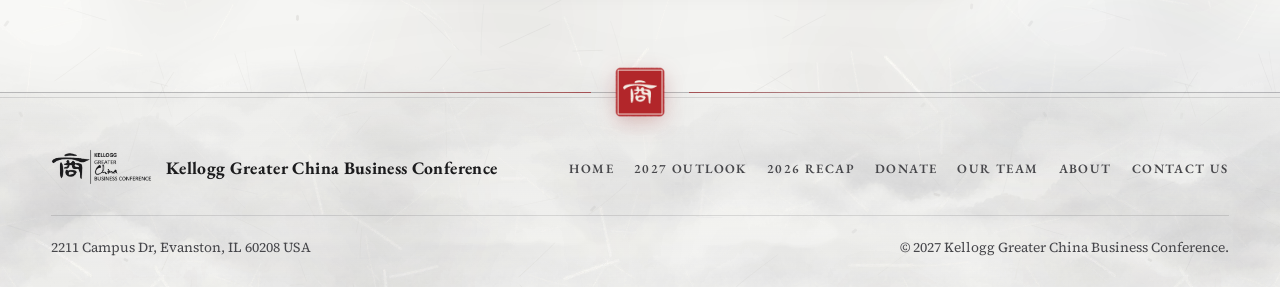
<file: donate.html>
<!DOCTYPE html>
<html lang="en">
<head>
<meta charset="UTF-8">
<meta name="viewport" content="width=device-width, initial-scale=1.0">
<title>Donate | Kellogg Greater China Business Conference</title>
<meta name="description" content="Support GCBC 2027 as an individual donor or corporate sponsor — see giving tiers and benefits, and register your interest to give.">
<link rel="icon" href="favicon.ico" sizes="any">
<link rel="icon" type="image/png" sizes="32x32" href="favicon-32.png">
<link rel="icon" type="image/png" sizes="16x16" href="favicon-16.png">
<link rel="icon" type="image/png" sizes="192x192" href="favicon-192.png">
<link rel="apple-touch-icon" href="apple-touch-icon.png">
<link rel="stylesheet" href="css/styles.css?v=41">
</head>
<body>

<div class="paper-bg"></div>
<div class="paper-grain"></div>

<nav class="site-nav">
  <div class="nav-inner">
    <a href="index.html" class="nav-brand">
      <img src="assets/img/logos/kellogg-som-ink.png" alt="Northwestern Kellogg School of Management">
      <span class="divider"></span>
      <img class="gcbc-logo" src="assets/img/logos/gcbc-logo-ink.png" alt="Kellogg Greater China Business Conference">
    </a>
    <ul class="nav-links" id="navLinks">
      <li><a href="index.html">Home</a></li>
      <li><a href="2027-outlook.html">2027 Outlook</a></li>
      <li><a href="2026-recap.html">2026 Recap</a></li>
      <li><a href="donate.html">Donate</a></li>
      <li><a href="our-team.html">Our Team</a></li>
      <li><a href="about-us.html">About</a></li>
      <li><a href="contact-us.html">Contact Us</a></li>
    </ul>
    <button class="nav-toggle" id="navToggle" aria-label="Toggle menu"><span></span><span></span><span></span></button>
  </div>
</nav>

<header class="page-hero">
  <div class="container">
    <div class="page-kicker reveal is-visible">Support GCBC 2027</div>
    <h1 class="page-title reveal is-visible">Donate &amp; Sponsor</h1>
    <p class="page-sub reveal is-visible">However you'd like to support the conference — as an individual or on behalf of your company — here's how your gift makes an impact.</p>
  </div>
</header>

<section class="section-tight">
  <div class="container">
    <div class="donate-tabs reveal" role="tablist">
      <button type="button" class="donate-tab active" data-tab="corporate" role="tab" aria-selected="true">Corporate Sponsorship</button>
      <button type="button" class="donate-tab" data-tab="individual" role="tab" aria-selected="false">Individual Giving</button>
    </div>

    <div class="donate-panel" data-panel="individual" hidden>
      <div class="donate-intro reveal">
        <span class="eyebrow">Individual Giving</span>
        <h2 class="donate-intro-title">Individual Donor Packages</h2>
        <p>Support a leading forum for U.S.-China business dialogue and receive recognition across the GCBC community.</p>
      </div>

      <h3 class="donate-sub-title reveal">Why Donate to GCBC?</h3>
      <div class="why-grid" data-stagger>
        <div class="paper-card why-card reveal-scale">
          <span class="why-idx">01</span>
          <h4>Strengthen the voice of China</h4>
          <p>Elevate China-related perspectives across Kellogg, Northwestern and the broader Midwest community.</p>
        </div>
        <div class="paper-card why-card reveal-scale">
          <span class="why-idx">02</span>
          <h4>Carry a 20+ year Kellogg legacy forward</h4>
          <p>Help sustain GCBC as it enters its 21st year of student-led dialogue, leadership and community building.</p>
        </div>
        <div class="paper-card why-card reveal-scale">
          <span class="why-idx">03</span>
          <h4>Build bridges between the U.S. and China</h4>
          <p>Support cross-cultural understanding, professional connections and constructive business collaboration.</p>
        </div>
      </div>

      <div class="paper-card donate-table-card reveal-scale">
        <div class="table-scroll">
          <table class="donate-table donate-table--text">
            <thead>
              <tr>
                <th>Recognition benefits</th>
                <th>Ambassador<span>$3,000</span><span class="tier-limit">Limited to 3</span></th>
                <th>Advocate<span>$1,500</span></th>
                <th>Pathfinder<span>$500</span></th>
              </tr>
            </thead>
            <tbody>
              <tr class="group-row"><td colspan="4"><span>Donor Recognition</span></td></tr>
              <tr>
                <td>Social media recognition<span class="donate-note">WeChat, LinkedIn, Instagram, RedNote and website</span></td>
                <td class="txt">Dedicated donor spotlight with name, photo and brief message</td>
                <td class="txt">Name and photo in a grouped donor-recognition post</td>
                <td class="txt">Name in a consolidated donor thank-you post</td>
              </tr>
              <tr>
                <td>Program brochure<span class="donate-note">Recognition in the conference program</span></td>
                <td class="txt">Name, photo and brief donor message</td>
                <td class="txt">Name and photo</td>
                <td class="txt">Name listed</td>
              </tr>
              <tr class="group-row"><td colspan="4"><span>Conference Acknowledgement</span></td></tr>
              <tr>
                <td>Onsite recognition<span class="donate-note">Main-screen recognition during breaks and placement on the donor recognition display</span></td>
                <td class="txt">Featured individual screen slide with name and photo; prominent donor-display placement</td>
                <td class="txt">Name and photo on a shared screen slide; secondary donor-display placement</td>
                <td class="txt">Name on a shared screen slide; standard donor-display placement</td>
              </tr>
              <tr>
                <td>Stage acknowledgement<span class="donate-note">Verbal recognition from the GCBC stage</span></td>
                <td class="txt">Opening and closing ceremonies</td>
                <td class="txt">Closing ceremony</td>
                <td class="no">&mdash;</td>
              </tr>
              <tr class="group-row"><td colspan="4"><span>Conference Access</span></td></tr>
              <tr>
                <td>Conference tickets<span class="donate-note">Admission to the 21st GCBC</span></td>
                <td class="txt">2 tickets with reserved front-row seating</td>
                <td class="txt">2 tickets</td>
                <td class="txt">1 ticket</td>
              </tr>
            </tbody>
          </table>
        </div>
        <p class="donate-footnote"><strong>Your donation may remain anonymous or honor an individual, family or legacy.</strong><br>All donor acknowledgements are subject to conference and Kellogg approval.</p>
      </div>

    </div>

    <div class="donate-panel" data-panel="corporate">
      <div class="donate-intro reveal">
        <span class="eyebrow">Corporate Sponsorship</span>
        <h2 class="donate-intro-title">Sponsorship Packages</h2>
        <p>Grow your brand, hire top MBA talent and lead the conversation on U.S. and China business from the Kellogg stage.</p>
      </div>

      <h3 class="donate-sub-title reveal">Why Sponsor GCBC</h3>
      <div class="why-grid" data-stagger>
        <div class="paper-card why-card reveal-scale">
          <span class="why-idx">01</span>
          <h4>Expand business networks and partnerships</h4>
          <p>For B2B organizations, connect with executives, investors and entrepreneurs to build relationships across markets.</p>
        </div>
        <div class="paper-card why-card reveal-scale">
          <span class="why-idx">02</span>
          <h4>Strengthen brand awareness</h4>
          <p>For consumer brands, reach 50,000 promotional impressions online and engage 350+ attendees in person.</p>
        </div>
        <div class="paper-card why-card reveal-scale">
          <span class="why-idx">03</span>
          <h4>Engage exceptional talent</h4>
          <p>Connect with Kellogg MBAs and other Northwestern students and alumni across industries, functions and markets.</p>
        </div>
      </div>

      <div class="paper-card donate-table-card reveal-scale">
        <div class="table-scroll">
          <table class="donate-table donate-table--wide">
            <thead>
              <tr>
                <th>Benefits</th>
                <th>Platinum<span>$8,000</span><span class="tier-limit">Limited to 2</span></th>
                <th>Gold<span>$5,000</span><span class="tier-limit">Limited to 4</span></th>
                <th>Silver<span>$3,000</span></th>
                <th>In Kind<span>Products</span></th>
              </tr>
            </thead>
            <tbody>
              <tr class="group-row"><td colspan="5"><span>Thought Leadership</span></td></tr>
              <tr>
                <td>Nominate a keynote speaker or panelist<span class="donate-note">Subject to availability and approval</span></td>
                <td class="yes">&#10003;</td><td class="no">&mdash;</td><td class="no">&mdash;</td><td class="no">&mdash;</td>
              </tr>
              <tr>
                <td>Industry panel sponsorship<span class="donate-note">Naming recognition for Platinum and Gold; supporting recognition for Silver</span></td>
                <td class="txt">Exclusive naming</td><td class="txt">Exclusive naming</td><td class="txt">Supporting sponsor</td><td class="no">&mdash;</td>
              </tr>
              <tr>
                <td>Speaker reception access<span class="donate-note">Invitation-only reception with speakers and conference leaders</span></td>
                <td class="txt">2 seats</td><td class="txt">1 seat</td><td class="txt">1 seat</td><td class="no">&mdash;</td>
              </tr>
              <tr class="group-row"><td colspan="5"><span>Recruiting</span></td></tr>
              <tr>
                <td>Private recruiting information session<span class="donate-note">Hosted with the Kellogg Greater China Club</span></td>
                <td class="yes">&#10003;</td><td class="yes">&#10003;</td><td class="no">&mdash;</td><td class="no">&mdash;</td>
              </tr>
              <tr>
                <td>Kellogg resume book<span class="donate-note">700+ first- and second-year MBAs</span></td>
                <td class="yes">&#10003;</td><td class="yes">&#10003;</td><td class="no">&mdash;</td><td class="no">&mdash;</td>
              </tr>
              <tr class="group-row"><td colspan="5"><span>Marketing</span></td></tr>
              <tr>
                <td>Exhibitor presence at the venue<span class="donate-note">Table with your QR code for new followers or app downloads</span></td>
                <td class="yes">&#10003;</td><td class="yes">&#10003;</td><td class="yes">&#10003;</td><td class="yes">&#10003;</td>
              </tr>
              <tr>
                <td>Social media recognition<span class="donate-note">WeChat, LinkedIn, Instagram, RedNote and website</span></td>
                <td class="txt">Premium logo placement</td><td class="txt">Secondary logo placement</td><td class="txt">Secondary logo placement</td><td class="txt">Secondary logo placement</td>
              </tr>
              <tr>
                <td>Onsite and stage branding<span class="donate-note">Promotional materials, program banners, and opening and closing ceremonies</span></td>
                <td class="txt">Primary logo + verbal acknowledgment</td><td class="txt">Secondary logo + verbal acknowledgment</td><td class="txt">Secondary logo</td><td class="txt">Secondary logo</td>
              </tr>
              <tr>
                <td>Branded item in every swag bag<span class="donate-note">Reaches all 350+ attendees</span></td>
                <td class="yes">&#10003;</td><td class="yes">&#10003;</td><td class="yes">&#10003;</td><td class="yes">&#10003;</td>
              </tr>
              <tr class="group-row"><td colspan="5"><span>Conference Access</span></td></tr>
              <tr>
                <td>Complimentary conference tickets</td>
                <td>15</td><td>10</td><td>5</td><td>2</td>
              </tr>
              <tr class="total-row">
                <td>Estimated value<span class="donate-note"><a href="#sponsorship-value" data-open-value>See how this is calculated</a></span></td>
                <td>~$15,000<small>+ speaker nomination</small></td><td>~$12,000</td><td>~$7,000</td><td>~$4,000</td>
              </tr>
            </tbody>
          </table>
        </div>
        <p class="donate-footnote"><strong>In Kind:</strong> contribute products for every attendee, or premium products for speakers, in place of cash sponsorship.</p>
      </div>

      <details class="value-details paper-card reveal-scale" id="sponsorship-value">
        <summary>
          <span class="value-sum-text">
            <span class="value-sum-title">What Your Sponsorship Is Worth</span>
            <span class="value-sum-sub">Illustrative replacement values for comparable recruiting, audience-engagement and thought-leadership opportunities.</span>
          </span>
          <span class="value-sum-icon" aria-hidden="true"></span>
        </summary>
        <div class="value-body">
          <div class="value-grid">
            <div class="value-card">
              <div class="value-card-label">Marketing value</div>
              <div class="value-card-figure">$3,850&ndash;$4,650</div>
              <p>Build awareness online, onsite and face to face.</p>
              <ul class="value-list">
                <li><span>Exhibitor activation</span><b>up to $2,800</b></li>
                <li><span>Social media and website recognition</span><b>$500&ndash;$1,000</b></li>
                <li><span>Onsite and stage branding</span><b>$200&ndash;$500</b></li>
                <li><span>Swag-bag activation</span><b>~$350</b></li>
              </ul>
            </div>
            <div class="value-card">
              <div class="value-card-label">Recruiting value</div>
              <div class="value-card-figure">~$5,100</div>
              <p>Meet experienced MBAs face to face and reach hundreds more through recruiting access.</p>
              <ul class="value-list">
                <li><span>Private information session</span><b>~$3,000</b></li>
                <li><span>Resume book of 700+ Kellogg MBAs</span><b>~$2,100</b></li>
              </ul>
            </div>
            <div class="value-card value-card--lead">
              <div class="value-card-label">Thought leadership</div>
              <div class="value-card-figure value-card-figure--text">Speak where world leaders have spoken</div>
              <div class="value-speakers-label">Past GCBC speakers</div>
              <ul class="value-speakers">
                <li><b>Joel Mokyr</b><span>2025 Nobel laureate, Economics</span></li>
                <li><b>Kevin Rudd</b><span>Former Prime Minister of Australia</span></li>
                <li><b>Bo Li</b><span>Deputy Managing Director, IMF</span></li>
              </ul>
              <ul class="value-list">
                <li><span>Speaker nomination</span><b>Platinum only*</b></li>
                <li><span>Named panel + networking</span><b>$2,250 per seat</b></li>
              </ul>
              <p class="value-fine">*Subject to availability and approval</p>
            </div>
          </div>

          <h3 class="donate-sub-title donate-sub-title--left">Value by package</h3>
          <div class="table-scroll">
            <table class="donate-table donate-table--value">
              <thead>
                <tr><th>Package</th><th>Marketing</th><th>Recruiting</th><th>Thought leadership</th><th>Tickets</th><th>Total value</th></tr>
              </thead>
              <tbody>
                <tr><td>Platinum $8,000</td><td>~$4,650</td><td>~$5,100</td><td>~$4,500 + speaker nomination</td><td>~$1,150</td><td class="sum">~$15,000 + speaker nomination</td></tr>
                <tr><td>Gold $5,000</td><td>~$4,150</td><td>~$5,100</td><td>~$2,250</td><td>~$750</td><td class="sum">~$12,000</td></tr>
                <tr><td>Silver $3,000</td><td>~$3,850</td><td class="no">&mdash;</td><td>~$2,250</td><td>~$400</td><td class="sum">~$7,000</td></tr>
                <tr><td>In Kind</td><td>~$3,850</td><td class="no">&mdash;</td><td class="no">&mdash;</td><td>~$150</td><td class="sum">~$4,000</td></tr>
              </tbody>
            </table>
          </div>
          <p class="value-method">Valuation methodology: premium social recognition uses 50,000 aggregate impressions x $0.02 per view; secondary recognition uses 50,000 x $0.01. Onsite and stage recognition is valued at $200&ndash;$500 based on logo prominence and verbal acknowledgment. Exhibitor activation is valued at up to $2,800, based on product sampling and potential follower or app-download acquisition; results are not guaranteed. The information session is valued at $3,000 and resume access at $2,100. Speaker nomination is a priceless Platinum opportunity and is not assigned a dollar value; it remains subject to availability and approval. Speaker networking is valued at $2,250 per seat, producing $4,500 for Platinum and $2,250 for Gold and Silver. Component values are rounded to the nearest $50; total package values are rounded to the nearest $1,000.</p>
        </div>
      </details>

    </div>
  </div>
</section>

<section class="section-tight">
  <div class="container">
    <div class="section-head reveal" style="margin-bottom:28px;">
      <span class="eyebrow">Ready to Support GCBC?</span>
      <h2 class="section-title" style="font-size:clamp(1.6rem,3vw,2.2rem);">Register Your Interest to Give</h2>
      <p class="section-sub">Let us know your intent and our team will follow up with next steps — this form does not process payment.</p>
    </div>
    <div class="paper-card form-card reveal-scale" style="max-width:680px;">
      <form class="gcbc-form" action="https://formspree.io/f/mljgylny" method="POST">
        <input type="hidden" name="_subject" value="New GCBC 2027 donation inquiry">
        <input type="hidden" name="donor_type" value="Corporate">
        <div class="field">
          <label>Donor Type</label>
          <div class="donor-type-toggle">
            <button type="button" class="donor-type-btn active" data-donor-type="corporate">Corporate</button>
            <button type="button" class="donor-type-btn" data-donor-type="individual">Individual</button>
          </div>
        </div>
        <div class="field">
          <label id="donate-name-label" for="donate-name">Company Name</label>
          <input type="text" id="donate-name" name="donor_name" placeholder="Company name" required>
        </div>
        <div class="field">
          <label>Giving Tier</label>
          <div class="tier-options" id="donate-tier-options"></div>
          <input type="hidden" id="donate-tier" name="giving_tier" value="">
        </div>
        <div class="field">
          <label for="donate-contact">Contact Info</label>
          <input type="text" id="donate-contact" name="contact" placeholder="Phone or email" required>
        </div>
        <button type="submit" class="btn btn-primary" style="width:100%; justify-content:center;">
          Submit
        </button>
        <div class="form-error">
          <svg width="18" height="18" viewBox="0 0 24 24" fill="none" stroke="currentColor" stroke-width="2.4"><path d="M12 9v4M12 17h.01M10.3 3.9 1.8 18a2 2 0 0 0 1.7 3h17a2 2 0 0 0 1.7-3L13.7 3.9a2 2 0 0 0-3.4 0Z"/></svg>
          Something went wrong — please try again or email us directly.
        </div>
        <div class="form-success">
          <svg width="18" height="18" viewBox="0 0 24 24" fill="none" stroke="currentColor" stroke-width="2.4"><path d="M20 6 9 17l-5-5"/></svg>
          Thanks! Our team will follow up with you soon.
        </div>
      </form>
    </div>
  </div>
</section>

<footer class="site-footer">
  <div class="container">
    <div class="footer-seal"><img src="assets/img/seal.png" alt="" aria-hidden="true" width="54" height="54"></div>
    <div class="footer-top">
      <a href="index.html" class="footer-brand">
        <img src="assets/img/logos/gcbc-logo-ink.png" alt="GCBC">
        <span style="font-weight:700; color:var(--text-0);">Kellogg Greater China Business Conference</span>
      </a>
      <ul class="footer-links">
        <li><a href="index.html">Home</a></li>
        <li><a href="2027-outlook.html">2027 Outlook</a></li>
        <li><a href="2026-recap.html">2026 Recap</a></li>
        <li><a href="donate.html">Donate</a></li>
        <li><a href="our-team.html">Our Team</a></li>
        <li><a href="about-us.html">About</a></li>
        <li><a href="contact-us.html">Contact Us</a></li>
      </ul>
    </div>
    <div class="footer-bottom">
      <span>2211 Campus Dr, Evanston, IL 60208 USA</span>
      <span>&copy; 2027 Kellogg Greater China Business Conference.</span>
    </div>
  </div>
</footer>

<script src="js/main.js?v=5"></script>
</body>
</html>
</file>
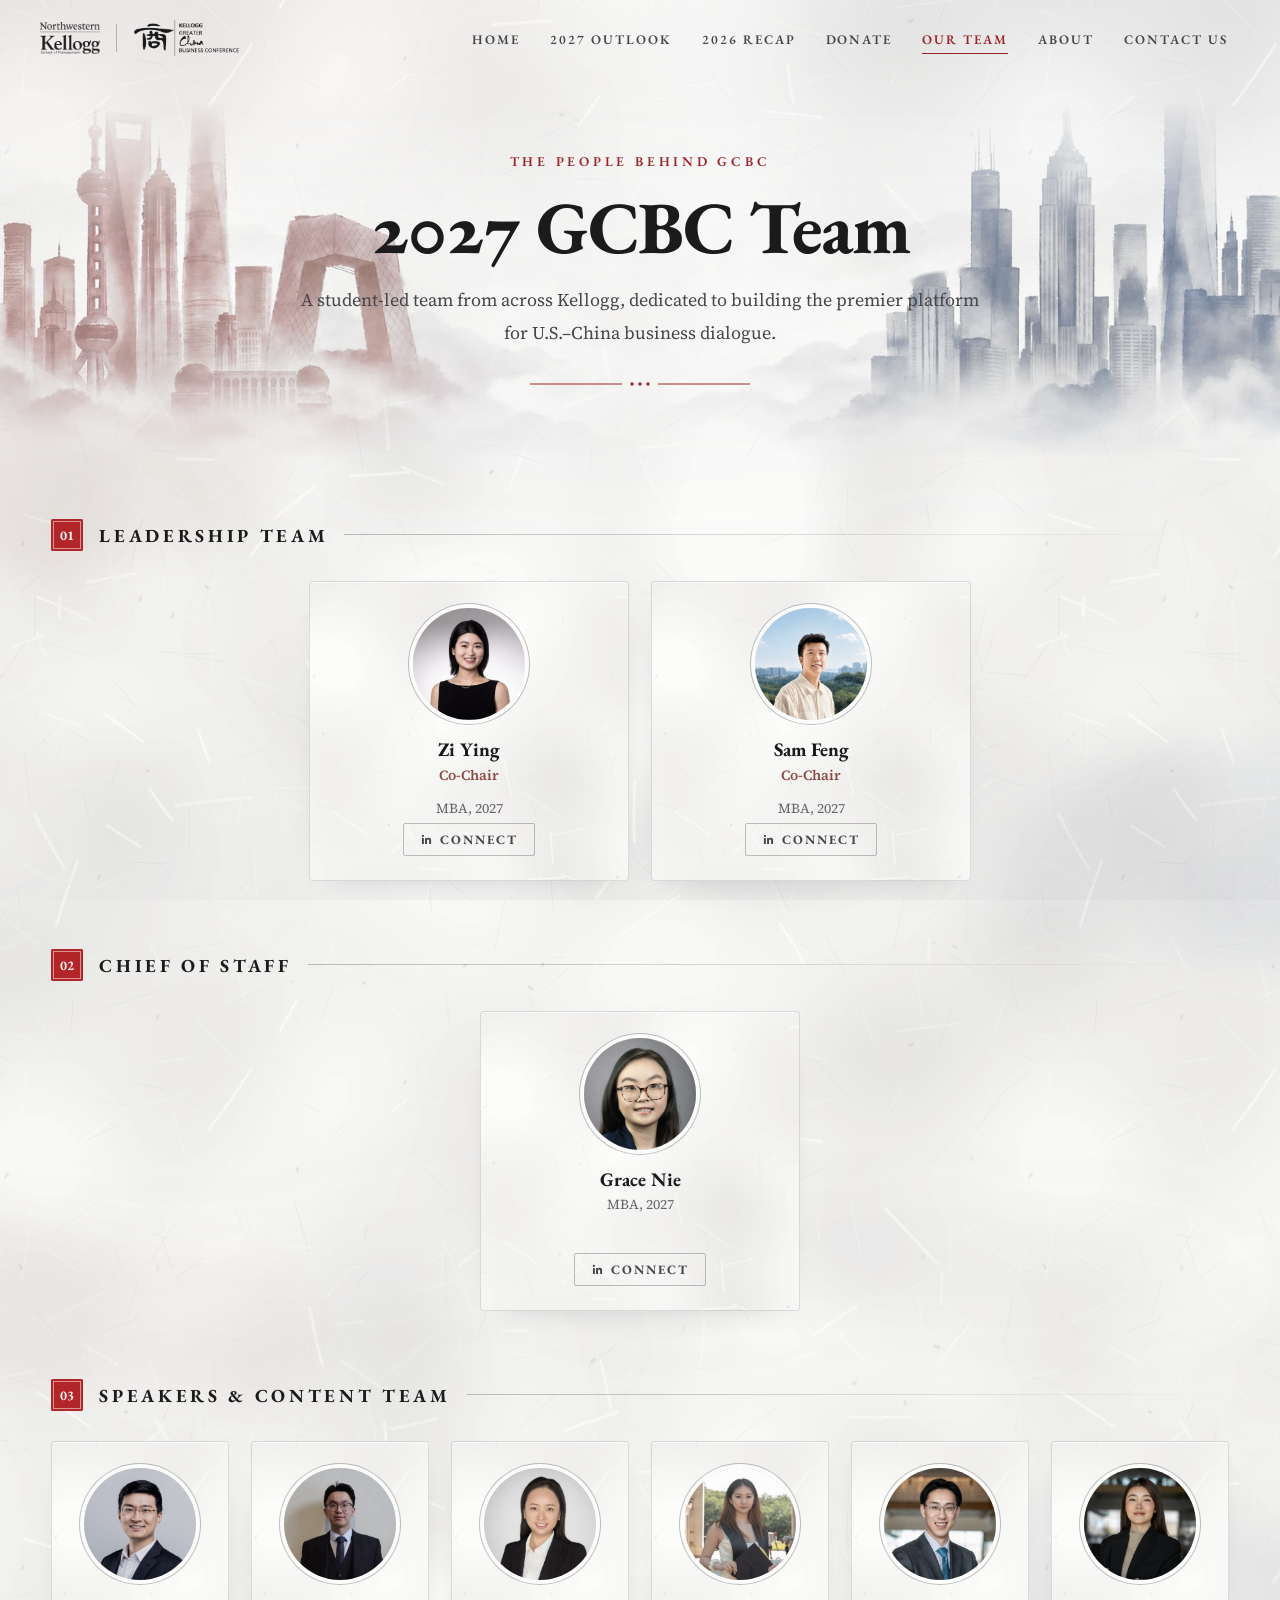
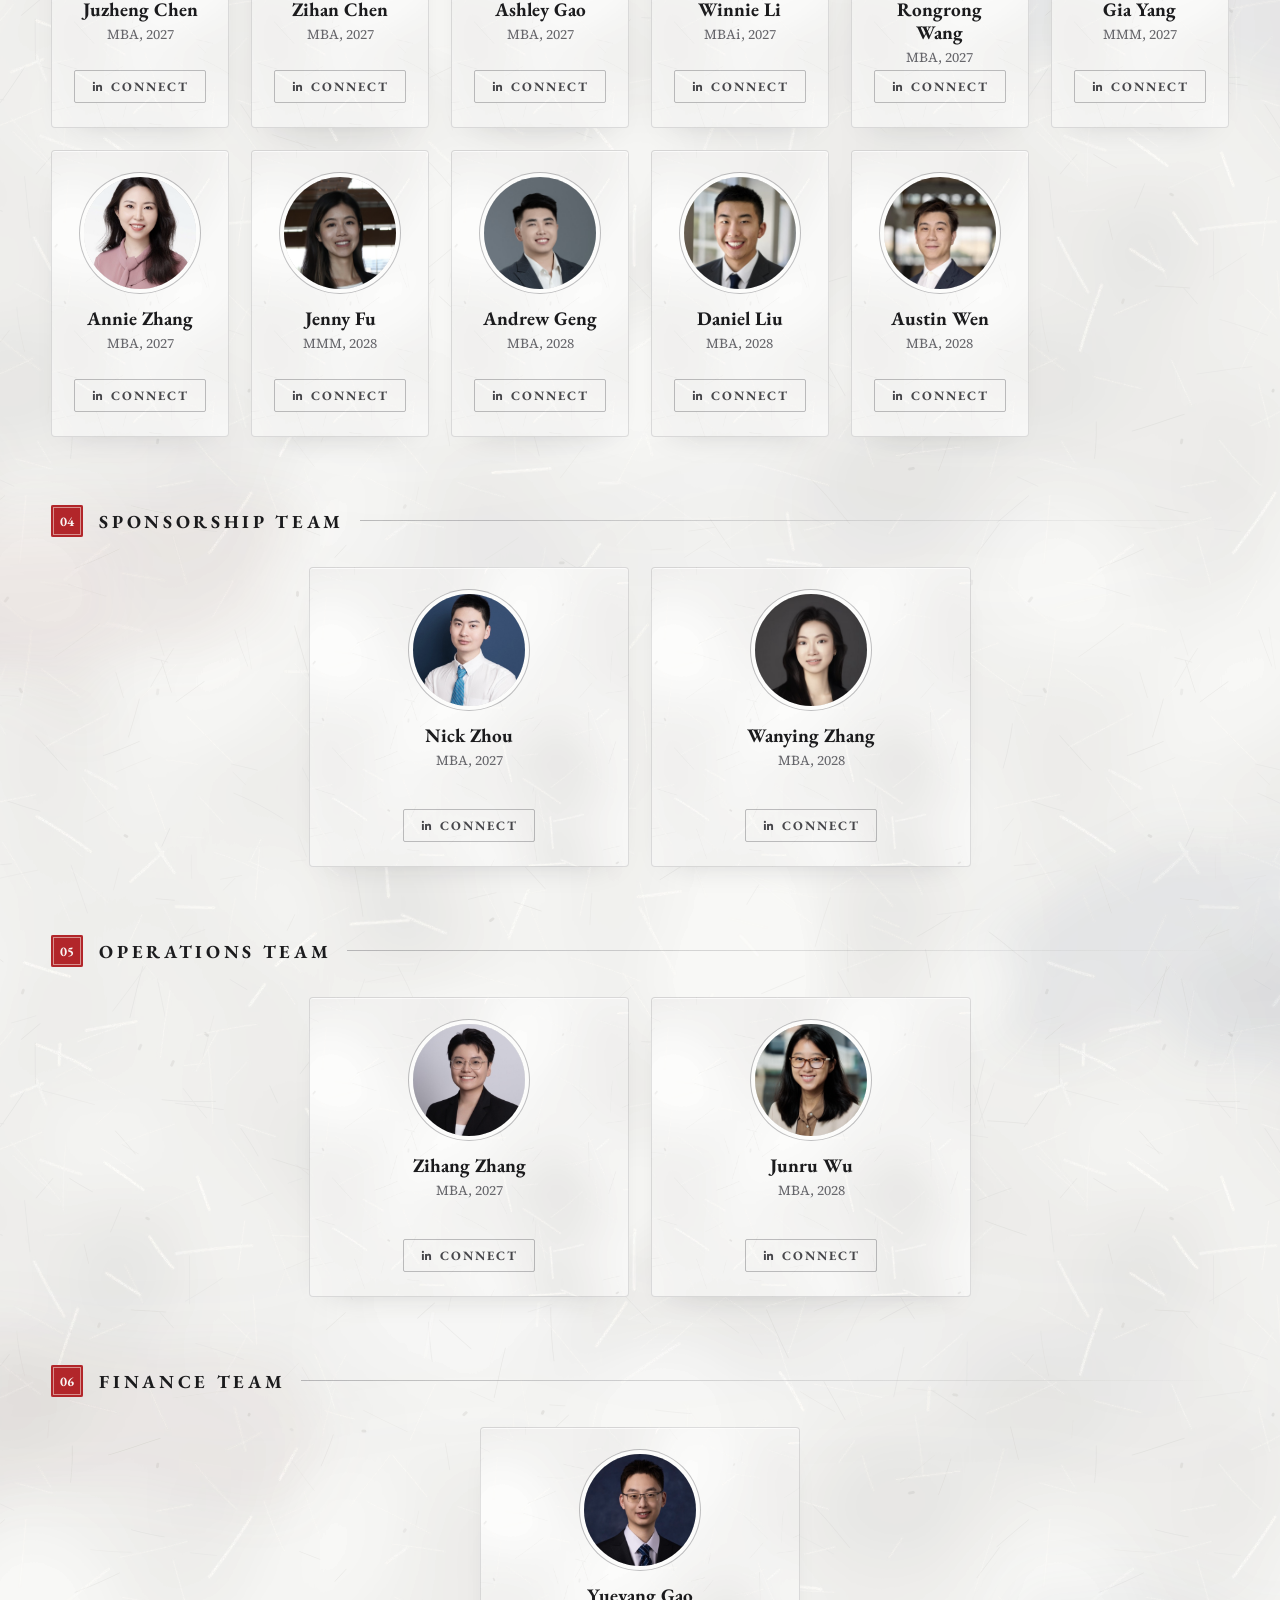
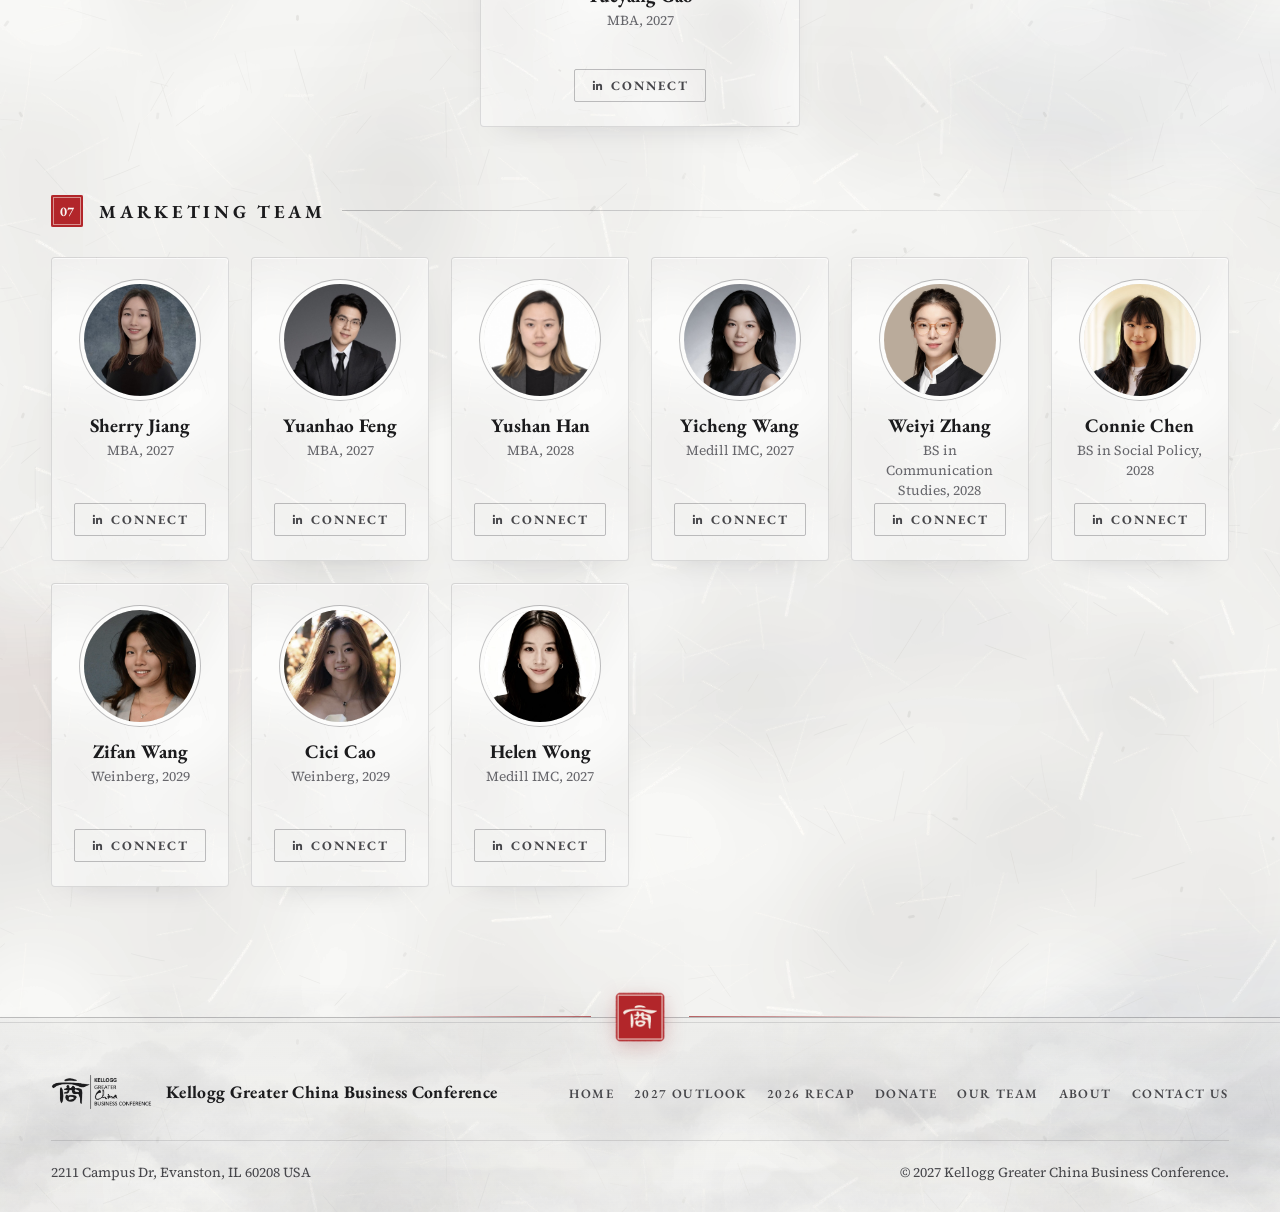
<file: our-team.html>
<!DOCTYPE html>
<html lang="en">
<head>
<meta charset="UTF-8">
<meta name="viewport" content="width=device-width, initial-scale=1.0">
<title>Our Team | Kellogg Greater China Business Conference</title>
<meta name="description" content="Meet the 2027 GCBC team — the students organizing the Kellogg Greater China Business Conference.">
<link rel="icon" href="favicon.ico" sizes="any">
<link rel="icon" type="image/png" sizes="32x32" href="favicon-32.png">
<link rel="icon" type="image/png" sizes="16x16" href="favicon-16.png">
<link rel="icon" type="image/png" sizes="192x192" href="favicon-192.png">
<link rel="apple-touch-icon" href="apple-touch-icon.png">
<link rel="stylesheet" href="css/styles.css?v=41">
</head>
<body>

<div class="paper-bg"></div>
<div class="paper-grain"></div>

<nav class="site-nav">
  <div class="nav-inner">
    <a href="index.html" class="nav-brand">
      <img src="assets/img/logos/kellogg-som-ink.png" alt="Northwestern Kellogg School of Management">
      <span class="divider"></span>
      <img class="gcbc-logo" src="assets/img/logos/gcbc-logo-ink.png" alt="Kellogg Greater China Business Conference">
    </a>
    <ul class="nav-links" id="navLinks">
      <li><a href="index.html">Home</a></li>
      <li><a href="2027-outlook.html">2027 Outlook</a></li>
      <li><a href="2026-recap.html">2026 Recap</a></li>
      <li><a href="donate.html">Donate</a></li>
      <li><a href="our-team.html">Our Team</a></li>
      <li><a href="about-us.html">About</a></li>
      <li><a href="contact-us.html">Contact Us</a></li>
    </ul>
    <button class="nav-toggle" id="navToggle" aria-label="Toggle menu"><span></span><span></span><span></span></button>
  </div>
</nav>

<header class="page-hero">
  <div class="container">
    <div class="page-kicker reveal is-visible">The People Behind GCBC</div>
    <h1 class="page-title reveal is-visible">2027 GCBC Team</h1>
    <p class="page-sub reveal is-visible">A student-led team from across Kellogg, dedicated to building the premier platform for U.S.&ndash;China business dialogue.</p>
  </div>
</header>

<section class="section">
  <div class="container">

    <div class="team-group">
      <div class="team-group-title reveal"><span class="idx">01</span> Leadership Team</div>
      <div class="people-grid team-row" style="--n:2" data-stagger>

        <div class="paper-card person-card reveal-scale">
          <div class="person-photo"><img src="assets/img/team/zi-ying.jpg" alt="Zi Ying" loading="lazy"></div>
          <div class="person-name">Zi Ying</div>
          <div class="person-org">Co-Chair</div>
          <div class="person-role">MBA, 2027</div>
          <a class="connect-link" href="https://www.linkedin.com/in/zi-ying-/" target="_blank" rel="noopener">
            <svg viewBox="0 0 24 24" fill="currentColor"><path d="M20.45 20.45h-3.56v-5.57c0-1.33-.03-3.04-1.85-3.04-1.86 0-2.14 1.45-2.14 2.94v5.67H9.34V9h3.41v1.56h.05c.48-.9 1.64-1.85 3.37-1.85 3.6 0 4.27 2.37 4.27 5.46v6.28zM5.34 7.43a2.07 2.07 0 1 1 0-4.14 2.07 2.07 0 0 1 0 4.14zM7.12 20.45H3.56V9h3.56v11.45z"/></svg>
            Connect
          </a>
        </div>

        <div class="paper-card person-card reveal-scale">
          <div class="person-photo"><img src="assets/img/team/sam-feng.jpg" alt="Sam Feng" loading="lazy"></div>
          <div class="person-name">Sam Feng</div>
          <div class="person-org">Co-Chair</div>
          <div class="person-role">MBA, 2027</div>
          <a class="connect-link" href="https://www.linkedin.com/in/xianjifeng/" target="_blank" rel="noopener">
            <svg viewBox="0 0 24 24" fill="currentColor"><path d="M20.45 20.45h-3.56v-5.57c0-1.33-.03-3.04-1.85-3.04-1.86 0-2.14 1.45-2.14 2.94v5.67H9.34V9h3.41v1.56h.05c.48-.9 1.64-1.85 3.37-1.85 3.6 0 4.27 2.37 4.27 5.46v6.28zM5.34 7.43a2.07 2.07 0 1 1 0-4.14 2.07 2.07 0 0 1 0 4.14zM7.12 20.45H3.56V9h3.56v11.45z"/></svg>
            Connect
          </a>
        </div>

      </div>
    </div>

    <div class="team-group">
      <div class="team-group-title reveal"><span class="idx">02</span> Chief of Staff</div>
      <div class="people-grid team-row" style="--n:1" data-stagger>
        <div class="paper-card person-card reveal-scale">
          <div class="person-photo"><img src="assets/img/team/grace-nie.jpg" alt="Grace Nie" loading="lazy"></div>
          <div class="person-name">Grace Nie</div>
          <div class="person-role">MBA, 2027</div>
          <a class="connect-link" href="https://www.linkedin.com/in/zhujun-grace-nie/" target="_blank" rel="noopener">
            <svg viewBox="0 0 24 24" fill="currentColor"><path d="M20.45 20.45h-3.56v-5.57c0-1.33-.03-3.04-1.85-3.04-1.86 0-2.14 1.45-2.14 2.94v5.67H9.34V9h3.41v1.56h.05c.48-.9 1.64-1.85 3.37-1.85 3.6 0 4.27 2.37 4.27 5.46v6.28zM5.34 7.43a2.07 2.07 0 1 1 0-4.14 2.07 2.07 0 0 1 0 4.14zM7.12 20.45H3.56V9h3.56v11.45z"/></svg>
            Connect
          </a>
        </div>
      </div>
    </div>

    <div class="team-group">
      <div class="team-group-title reveal"><span class="idx">03</span> Speakers &amp; Content Team</div>
      <div class="people-grid cols-6" data-stagger>

        <div class="paper-card person-card reveal-scale">
          <div class="person-photo"><img src="assets/img/team/juzheng-chen.jpg" alt="Juzheng Chen" loading="lazy"></div>
          <div class="person-name">Juzheng Chen</div>
          <div class="person-role">MBA, 2027</div>
          <a class="connect-link" href="https://www.linkedin.com/in/juzheng-chen-709397a4/" target="_blank" rel="noopener">
            <svg viewBox="0 0 24 24" fill="currentColor"><path d="M20.45 20.45h-3.56v-5.57c0-1.33-.03-3.04-1.85-3.04-1.86 0-2.14 1.45-2.14 2.94v5.67H9.34V9h3.41v1.56h.05c.48-.9 1.64-1.85 3.37-1.85 3.6 0 4.27 2.37 4.27 5.46v6.28zM5.34 7.43a2.07 2.07 0 1 1 0-4.14 2.07 2.07 0 0 1 0 4.14zM7.12 20.45H3.56V9h3.56v11.45z"/></svg>
            Connect
          </a>
        </div>

        <div class="paper-card person-card reveal-scale">
          <div class="person-photo"><img src="assets/img/team/zihan-chen.jpg" alt="Zihan Chen" loading="lazy"></div>
          <div class="person-name">Zihan Chen</div>
          <div class="person-role">MBA, 2027</div>
          <a class="connect-link" href="https://www.linkedin.com/in/zihan-c928/" target="_blank" rel="noopener">
            <svg viewBox="0 0 24 24" fill="currentColor"><path d="M20.45 20.45h-3.56v-5.57c0-1.33-.03-3.04-1.85-3.04-1.86 0-2.14 1.45-2.14 2.94v5.67H9.34V9h3.41v1.56h.05c.48-.9 1.64-1.85 3.37-1.85 3.6 0 4.27 2.37 4.27 5.46v6.28zM5.34 7.43a2.07 2.07 0 1 1 0-4.14 2.07 2.07 0 0 1 0 4.14zM7.12 20.45H3.56V9h3.56v11.45z"/></svg>
            Connect
          </a>
        </div>

        <div class="paper-card person-card reveal-scale">
          <div class="person-photo"><img src="assets/img/team/ashley-gao.jpg" alt="Ashley Gao" loading="lazy"></div>
          <div class="person-name">Ashley Gao</div>
          <div class="person-role">MBA, 2027</div>
          <a class="connect-link" href="https://www.linkedin.com/in/ashleygao/" target="_blank" rel="noopener">
            <svg viewBox="0 0 24 24" fill="currentColor"><path d="M20.45 20.45h-3.56v-5.57c0-1.33-.03-3.04-1.85-3.04-1.86 0-2.14 1.45-2.14 2.94v5.67H9.34V9h3.41v1.56h.05c.48-.9 1.64-1.85 3.37-1.85 3.6 0 4.27 2.37 4.27 5.46v6.28zM5.34 7.43a2.07 2.07 0 1 1 0-4.14 2.07 2.07 0 0 1 0 4.14zM7.12 20.45H3.56V9h3.56v11.45z"/></svg>
            Connect
          </a>
        </div>

        <div class="paper-card person-card reveal-scale">
          <div class="person-photo"><img src="assets/img/team/winnie-li.jpg" alt="Winnie Li" loading="lazy"></div>
          <div class="person-name">Winnie Li</div>
          <div class="person-role">MBAi, 2027</div>
          <a class="connect-link" href="https://www.linkedin.com/in/winnie-li-5495b0170/" target="_blank" rel="noopener">
            <svg viewBox="0 0 24 24" fill="currentColor"><path d="M20.45 20.45h-3.56v-5.57c0-1.33-.03-3.04-1.85-3.04-1.86 0-2.14 1.45-2.14 2.94v5.67H9.34V9h3.41v1.56h.05c.48-.9 1.64-1.85 3.37-1.85 3.6 0 4.27 2.37 4.27 5.46v6.28zM5.34 7.43a2.07 2.07 0 1 1 0-4.14 2.07 2.07 0 0 1 0 4.14zM7.12 20.45H3.56V9h3.56v11.45z"/></svg>
            Connect
          </a>
        </div>

        <div class="paper-card person-card reveal-scale">
          <div class="person-photo"><img src="assets/img/team/rongrong-wang.jpg" alt="Rongrong Wang" loading="lazy"></div>
          <div class="person-name">Rongrong Wang</div>
          <div class="person-role">MBA, 2027</div>
          <a class="connect-link" href="https://www.linkedin.com/in/rrongwang/" target="_blank" rel="noopener">
            <svg viewBox="0 0 24 24" fill="currentColor"><path d="M20.45 20.45h-3.56v-5.57c0-1.33-.03-3.04-1.85-3.04-1.86 0-2.14 1.45-2.14 2.94v5.67H9.34V9h3.41v1.56h.05c.48-.9 1.64-1.85 3.37-1.85 3.6 0 4.27 2.37 4.27 5.46v6.28zM5.34 7.43a2.07 2.07 0 1 1 0-4.14 2.07 2.07 0 0 1 0 4.14zM7.12 20.45H3.56V9h3.56v11.45z"/></svg>
            Connect
          </a>
        </div>

        <div class="paper-card person-card reveal-scale">
          <div class="person-photo"><img src="assets/img/team/gia-yang.jpg" alt="Gia Yang" loading="lazy"></div>
          <div class="person-name">Gia Yang</div>
          <div class="person-role">MMM, 2027</div>
          <a class="connect-link" href="https://www.linkedin.com/in/gyangziyue/" target="_blank" rel="noopener">
            <svg viewBox="0 0 24 24" fill="currentColor"><path d="M20.45 20.45h-3.56v-5.57c0-1.33-.03-3.04-1.85-3.04-1.86 0-2.14 1.45-2.14 2.94v5.67H9.34V9h3.41v1.56h.05c.48-.9 1.64-1.85 3.37-1.85 3.6 0 4.27 2.37 4.27 5.46v6.28zM5.34 7.43a2.07 2.07 0 1 1 0-4.14 2.07 2.07 0 0 1 0 4.14zM7.12 20.45H3.56V9h3.56v11.45z"/></svg>
            Connect
          </a>
        </div>

        <div class="paper-card person-card reveal-scale">
          <div class="person-photo"><img src="assets/img/team/annie-zhang.jpg" alt="Annie Zhang" loading="lazy"></div>
          <div class="person-name">Annie Zhang</div>
          <div class="person-role">MBA, 2027</div>
          <a class="connect-link" href="https://www.linkedin.com/in/annie-zhang-311366323/" target="_blank" rel="noopener">
            <svg viewBox="0 0 24 24" fill="currentColor"><path d="M20.45 20.45h-3.56v-5.57c0-1.33-.03-3.04-1.85-3.04-1.86 0-2.14 1.45-2.14 2.94v5.67H9.34V9h3.41v1.56h.05c.48-.9 1.64-1.85 3.37-1.85 3.6 0 4.27 2.37 4.27 5.46v6.28zM5.34 7.43a2.07 2.07 0 1 1 0-4.14 2.07 2.07 0 0 1 0 4.14zM7.12 20.45H3.56V9h3.56v11.45z"/></svg>
            Connect
          </a>
        </div>

        <div class="paper-card person-card reveal-scale">
          <div class="person-photo"><img src="assets/img/team/jenny-fu.jpg" alt="Jenny Fu" loading="lazy"></div>
          <div class="person-name">Jenny Fu</div>
          <div class="person-role">MMM, 2028</div>
          <a class="connect-link" href="https://www.linkedin.com/in/jfu93/" target="_blank" rel="noopener">
            <svg viewBox="0 0 24 24" fill="currentColor"><path d="M20.45 20.45h-3.56v-5.57c0-1.33-.03-3.04-1.85-3.04-1.86 0-2.14 1.45-2.14 2.94v5.67H9.34V9h3.41v1.56h.05c.48-.9 1.64-1.85 3.37-1.85 3.6 0 4.27 2.37 4.27 5.46v6.28zM5.34 7.43a2.07 2.07 0 1 1 0-4.14 2.07 2.07 0 0 1 0 4.14zM7.12 20.45H3.56V9h3.56v11.45z"/></svg>
            Connect
          </a>
        </div>

        <div class="paper-card person-card reveal-scale">
          <div class="person-photo"><img src="assets/img/team/andrew-geng.jpg" alt="Andrew Geng" loading="lazy"></div>
          <div class="person-name">Andrew Geng</div>
          <div class="person-role">MBA, 2028</div>
          <a class="connect-link" href="https://www.linkedin.com/in/andrew-junyi-geng-019726293/" target="_blank" rel="noopener">
            <svg viewBox="0 0 24 24" fill="currentColor"><path d="M20.45 20.45h-3.56v-5.57c0-1.33-.03-3.04-1.85-3.04-1.86 0-2.14 1.45-2.14 2.94v5.67H9.34V9h3.41v1.56h.05c.48-.9 1.64-1.85 3.37-1.85 3.6 0 4.27 2.37 4.27 5.46v6.28zM5.34 7.43a2.07 2.07 0 1 1 0-4.14 2.07 2.07 0 0 1 0 4.14zM7.12 20.45H3.56V9h3.56v11.45z"/></svg>
            Connect
          </a>
        </div>

        <div class="paper-card person-card reveal-scale">
          <div class="person-photo"><img src="assets/img/team/daniel-liu.jpg" alt="Daniel Liu" loading="lazy"></div>
          <div class="person-name">Daniel Liu</div>
          <div class="person-role">MBA, 2028</div>
          <a class="connect-link" href="https://www.linkedin.com/in/daniel-liu123/" target="_blank" rel="noopener">
            <svg viewBox="0 0 24 24" fill="currentColor"><path d="M20.45 20.45h-3.56v-5.57c0-1.33-.03-3.04-1.85-3.04-1.86 0-2.14 1.45-2.14 2.94v5.67H9.34V9h3.41v1.56h.05c.48-.9 1.64-1.85 3.37-1.85 3.6 0 4.27 2.37 4.27 5.46v6.28zM5.34 7.43a2.07 2.07 0 1 1 0-4.14 2.07 2.07 0 0 1 0 4.14zM7.12 20.45H3.56V9h3.56v11.45z"/></svg>
            Connect
          </a>
        </div>

        <div class="paper-card person-card reveal-scale">
          <div class="person-photo"><img src="assets/img/team/austin-wen.jpg" alt="Austin Wen" loading="lazy"></div>
          <div class="person-name">Austin Wen</div>
          <div class="person-role">MBA, 2028</div>
          <a class="connect-link" href="https://www.linkedin.com/in/austin-wen-522107164/" target="_blank" rel="noopener">
            <svg viewBox="0 0 24 24" fill="currentColor"><path d="M20.45 20.45h-3.56v-5.57c0-1.33-.03-3.04-1.85-3.04-1.86 0-2.14 1.45-2.14 2.94v5.67H9.34V9h3.41v1.56h.05c.48-.9 1.64-1.85 3.37-1.85 3.6 0 4.27 2.37 4.27 5.46v6.28zM5.34 7.43a2.07 2.07 0 1 1 0-4.14 2.07 2.07 0 0 1 0 4.14zM7.12 20.45H3.56V9h3.56v11.45z"/></svg>
            Connect
          </a>
        </div>

      </div>
    </div>

    <div class="team-group">
      <div class="team-group-title reveal"><span class="idx">04</span> Sponsorship Team</div>
      <div class="people-grid team-row" style="--n:2" data-stagger>
        <div class="paper-card person-card reveal-scale">
          <div class="person-photo"><img src="assets/img/team/nick-zhou.jpg" alt="Nick Zhou" loading="lazy"></div>
          <div class="person-name">Nick Zhou</div>
          <div class="person-role">MBA, 2027</div>
          <a class="connect-link" href="http://www.linkedin.com/in/rebecca-wang-a3a047294" target="_blank" rel="noopener">
            <svg viewBox="0 0 24 24" fill="currentColor"><path d="M20.45 20.45h-3.56v-5.57c0-1.33-.03-3.04-1.85-3.04-1.86 0-2.14 1.45-2.14 2.94v5.67H9.34V9h3.41v1.56h.05c.48-.9 1.64-1.85 3.37-1.85 3.6 0 4.27 2.37 4.27 5.46v6.28zM5.34 7.43a2.07 2.07 0 1 1 0-4.14 2.07 2.07 0 0 1 0 4.14zM7.12 20.45H3.56V9h3.56v11.45z"/></svg>
            Connect
          </a>
        </div>

        <div class="paper-card person-card reveal-scale">
          <div class="person-photo"><img src="assets/img/team/wanying-zhang.jpg" alt="Wanying Zhang" loading="lazy"></div>
          <div class="person-name">Wanying Zhang</div>
          <div class="person-role">MBA, 2028</div>
          <a class="connect-link" href="https://www.linkedin.com/in/wanying-zhang-lavender1997/" target="_blank" rel="noopener">
            <svg viewBox="0 0 24 24" fill="currentColor"><path d="M20.45 20.45h-3.56v-5.57c0-1.33-.03-3.04-1.85-3.04-1.86 0-2.14 1.45-2.14 2.94v5.67H9.34V9h3.41v1.56h.05c.48-.9 1.64-1.85 3.37-1.85 3.6 0 4.27 2.37 4.27 5.46v6.28zM5.34 7.43a2.07 2.07 0 1 1 0-4.14 2.07 2.07 0 0 1 0 4.14zM7.12 20.45H3.56V9h3.56v11.45z"/></svg>
            Connect
          </a>
        </div>
      </div>
    </div>

    <div class="team-group">
      <div class="team-group-title reveal"><span class="idx">05</span> Operations Team</div>
      <div class="people-grid team-row" style="--n:2" data-stagger>
        <div class="paper-card person-card reveal-scale">
          <div class="person-photo"><img src="assets/img/team/zihang-zhang.jpg" alt="Zihang Zhang" loading="lazy"></div>
          <div class="person-name">Zihang Zhang</div>
          <div class="person-role">MBA, 2027</div>
          <a class="connect-link" href="https://www.linkedin.com/in/zihang-zhang-470219235/" target="_blank" rel="noopener">
            <svg viewBox="0 0 24 24" fill="currentColor"><path d="M20.45 20.45h-3.56v-5.57c0-1.33-.03-3.04-1.85-3.04-1.86 0-2.14 1.45-2.14 2.94v5.67H9.34V9h3.41v1.56h.05c.48-.9 1.64-1.85 3.37-1.85 3.6 0 4.27 2.37 4.27 5.46v6.28zM5.34 7.43a2.07 2.07 0 1 1 0-4.14 2.07 2.07 0 0 1 0 4.14zM7.12 20.45H3.56V9h3.56v11.45z"/></svg>
            Connect
          </a>
        </div>

        <div class="paper-card person-card reveal-scale">
          <div class="person-photo"><img src="assets/img/team/junru-wu.jpg" alt="Junru Wu" loading="lazy"></div>
          <div class="person-name">Junru Wu</div>
          <div class="person-role">MBA, 2028</div>
          <a class="connect-link" href="https://www.linkedin.com/in/junruwu/" target="_blank" rel="noopener">
            <svg viewBox="0 0 24 24" fill="currentColor"><path d="M20.45 20.45h-3.56v-5.57c0-1.33-.03-3.04-1.85-3.04-1.86 0-2.14 1.45-2.14 2.94v5.67H9.34V9h3.41v1.56h.05c.48-.9 1.64-1.85 3.37-1.85 3.6 0 4.27 2.37 4.27 5.46v6.28zM5.34 7.43a2.07 2.07 0 1 1 0-4.14 2.07 2.07 0 0 1 0 4.14zM7.12 20.45H3.56V9h3.56v11.45z"/></svg>
            Connect
          </a>
        </div>
      </div>
    </div>

    <div class="team-group">
      <div class="team-group-title reveal"><span class="idx">06</span> Finance Team</div>
      <div class="people-grid team-row" style="--n:1" data-stagger>
        <div class="paper-card person-card reveal-scale">
          <div class="person-photo"><img src="assets/img/team/yueyang-gao.jpg" alt="Yueyang Gao" loading="lazy"></div>
          <div class="person-name">Yueyang Gao</div>
          <div class="person-role">MBA, 2027</div>
          <a class="connect-link" href="https://www.linkedin.com/in/yueyang-gao-877180378/" target="_blank" rel="noopener">
            <svg viewBox="0 0 24 24" fill="currentColor"><path d="M20.45 20.45h-3.56v-5.57c0-1.33-.03-3.04-1.85-3.04-1.86 0-2.14 1.45-2.14 2.94v5.67H9.34V9h3.41v1.56h.05c.48-.9 1.64-1.85 3.37-1.85 3.6 0 4.27 2.37 4.27 5.46v6.28zM5.34 7.43a2.07 2.07 0 1 1 0-4.14 2.07 2.07 0 0 1 0 4.14zM7.12 20.45H3.56V9h3.56v11.45z"/></svg>
            Connect
          </a>
        </div>
      </div>
    </div>

    <div class="team-group" style="margin-bottom:0;">
      <div class="team-group-title reveal"><span class="idx">07</span> Marketing Team</div>
      <div class="people-grid cols-6" data-stagger>
        <div class="paper-card person-card reveal-scale">
          <div class="person-photo"><img src="assets/img/team/sherry-jiang.jpg" alt="Sherry Jiang" loading="lazy"></div>
          <div class="person-name">Sherry Jiang</div>
          <div class="person-role">MBA, 2027</div>
          <a class="connect-link" href="https://www.linkedin.com/in/sherryjiang9782/" target="_blank" rel="noopener">
            <svg viewBox="0 0 24 24" fill="currentColor"><path d="M20.45 20.45h-3.56v-5.57c0-1.33-.03-3.04-1.85-3.04-1.86 0-2.14 1.45-2.14 2.94v5.67H9.34V9h3.41v1.56h.05c.48-.9 1.64-1.85 3.37-1.85 3.6 0 4.27 2.37 4.27 5.46v6.28zM5.34 7.43a2.07 2.07 0 1 1 0-4.14 2.07 2.07 0 0 1 0 4.14zM7.12 20.45H3.56V9h3.56v11.45z"/></svg>
            Connect
          </a>
        </div>
        <div class="paper-card person-card reveal-scale">
          <div class="person-photo"><img src="assets/img/team/yuanhao-feng.jpg" alt="Yuanhao Feng" loading="lazy"></div>
          <div class="person-name">Yuanhao Feng</div>
          <div class="person-role">MBA, 2027</div>
          <a class="connect-link" href="https://www.linkedin.com/in/yuanhaofeng/" target="_blank" rel="noopener">
            <svg viewBox="0 0 24 24" fill="currentColor"><path d="M20.45 20.45h-3.56v-5.57c0-1.33-.03-3.04-1.85-3.04-1.86 0-2.14 1.45-2.14 2.94v5.67H9.34V9h3.41v1.56h.05c.48-.9 1.64-1.85 3.37-1.85 3.6 0 4.27 2.37 4.27 5.46v6.28zM5.34 7.43a2.07 2.07 0 1 1 0-4.14 2.07 2.07 0 0 1 0 4.14zM7.12 20.45H3.56V9h3.56v11.45z"/></svg>
            Connect
          </a>
        </div>
        <div class="paper-card person-card reveal-scale">
          <div class="person-photo"><img src="assets/img/team/yushan-han.jpg" alt="Yushan Han" loading="lazy"></div>
          <div class="person-name">Yushan Han</div>
          <div class="person-role">MBA, 2028</div>
          <a class="connect-link" href="https://www.linkedin.com/in/yushan-han2023/" target="_blank" rel="noopener">
            <svg viewBox="0 0 24 24" fill="currentColor"><path d="M20.45 20.45h-3.56v-5.57c0-1.33-.03-3.04-1.85-3.04-1.86 0-2.14 1.45-2.14 2.94v5.67H9.34V9h3.41v1.56h.05c.48-.9 1.64-1.85 3.37-1.85 3.6 0 4.27 2.37 4.27 5.46v6.28zM5.34 7.43a2.07 2.07 0 1 1 0-4.14 2.07 2.07 0 0 1 0 4.14zM7.12 20.45H3.56V9h3.56v11.45z"/></svg>
            Connect
          </a>
        </div>
        <div class="paper-card person-card reveal-scale">
          <div class="person-photo"><img src="assets/img/team/yicheng-wang.jpg" alt="Yicheng Wang" loading="lazy"></div>
          <div class="person-name">Yicheng Wang</div>
          <div class="person-role">Medill IMC, 2027</div>
          <a class="connect-link" href="https://www.linkedin.com/in/yicheng-wang-244682340" target="_blank" rel="noopener">
            <svg viewBox="0 0 24 24" fill="currentColor"><path d="M20.45 20.45h-3.56v-5.57c0-1.33-.03-3.04-1.85-3.04-1.86 0-2.14 1.45-2.14 2.94v5.67H9.34V9h3.41v1.56h.05c.48-.9 1.64-1.85 3.37-1.85 3.6 0 4.27 2.37 4.27 5.46v6.28zM5.34 7.43a2.07 2.07 0 1 1 0-4.14 2.07 2.07 0 0 1 0 4.14zM7.12 20.45H3.56V9h3.56v11.45z"/></svg>
            Connect
          </a>
        </div>
        <div class="paper-card person-card reveal-scale">
          <div class="person-photo"><img src="assets/img/team/weiyi-zhang.jpg" alt="Weiyi Zhang" loading="lazy"></div>
          <div class="person-name">Weiyi Zhang</div>
          <div class="person-role">BS in Communication Studies, 2028</div>
          <a class="connect-link" href="https://www.linkedin.com/in/weiyi-zhang-mico" target="_blank" rel="noopener">
            <svg viewBox="0 0 24 24" fill="currentColor"><path d="M20.45 20.45h-3.56v-5.57c0-1.33-.03-3.04-1.85-3.04-1.86 0-2.14 1.45-2.14 2.94v5.67H9.34V9h3.41v1.56h.05c.48-.9 1.64-1.85 3.37-1.85 3.6 0 4.27 2.37 4.27 5.46v6.28zM5.34 7.43a2.07 2.07 0 1 1 0-4.14 2.07 2.07 0 0 1 0 4.14zM7.12 20.45H3.56V9h3.56v11.45z"/></svg>
            Connect
          </a>
        </div>
        <div class="paper-card person-card reveal-scale">
          <div class="person-photo"><img src="assets/img/team/connie-chen.jpg" alt="Connie Chen" loading="lazy"></div>
          <div class="person-name">Connie Chen</div>
          <div class="person-role">BS in Social Policy, 2028</div>
          <a class="connect-link" href="https://www.linkedin.com/in/connie-chen-66201932a" target="_blank" rel="noopener">
            <svg viewBox="0 0 24 24" fill="currentColor"><path d="M20.45 20.45h-3.56v-5.57c0-1.33-.03-3.04-1.85-3.04-1.86 0-2.14 1.45-2.14 2.94v5.67H9.34V9h3.41v1.56h.05c.48-.9 1.64-1.85 3.37-1.85 3.6 0 4.27 2.37 4.27 5.46v6.28zM5.34 7.43a2.07 2.07 0 1 1 0-4.14 2.07 2.07 0 0 1 0 4.14zM7.12 20.45H3.56V9h3.56v11.45z"/></svg>
            Connect
          </a>
        </div>
        <div class="paper-card person-card reveal-scale">
          <div class="person-photo"><img src="assets/img/team/zifan-wang.jpg" alt="Zifan Wang" loading="lazy"></div>
          <div class="person-name">Zifan Wang</div>
          <div class="person-role">Weinberg, 2029</div>
          <a class="connect-link" href="https://www.linkedin.com/in/zifan-wang-63864a377" target="_blank" rel="noopener">
            <svg viewBox="0 0 24 24" fill="currentColor"><path d="M20.45 20.45h-3.56v-5.57c0-1.33-.03-3.04-1.85-3.04-1.86 0-2.14 1.45-2.14 2.94v5.67H9.34V9h3.41v1.56h.05c.48-.9 1.64-1.85 3.37-1.85 3.6 0 4.27 2.37 4.27 5.46v6.28zM5.34 7.43a2.07 2.07 0 1 1 0-4.14 2.07 2.07 0 0 1 0 4.14zM7.12 20.45H3.56V9h3.56v11.45z"/></svg>
            Connect
          </a>
        </div>
        <div class="paper-card person-card reveal-scale">
          <div class="person-photo"><img src="assets/img/team/cici-cao.jpg" alt="Cici Cao" loading="lazy"></div>
          <div class="person-name">Cici Cao</div>
          <div class="person-role">Weinberg, 2029</div>
          <a class="connect-link" href="https://www.linkedin.com/in/yanwan-cao-2734853a0" target="_blank" rel="noopener">
            <svg viewBox="0 0 24 24" fill="currentColor"><path d="M20.45 20.45h-3.56v-5.57c0-1.33-.03-3.04-1.85-3.04-1.86 0-2.14 1.45-2.14 2.94v5.67H9.34V9h3.41v1.56h.05c.48-.9 1.64-1.85 3.37-1.85 3.6 0 4.27 2.37 4.27 5.46v6.28zM5.34 7.43a2.07 2.07 0 1 1 0-4.14 2.07 2.07 0 0 1 0 4.14zM7.12 20.45H3.56V9h3.56v11.45z"/></svg>
            Connect
          </a>
        </div>
        <div class="paper-card person-card reveal-scale">
          <div class="person-photo"><img src="assets/img/team/helen-wong.jpg" alt="Helen Wong" loading="lazy"></div>
          <div class="person-name">Helen Wong</div>
          <div class="person-role">Medill IMC, 2027</div>
          <a class="connect-link" href="https://www.linkedin.com/in/puikiwong/" target="_blank" rel="noopener">
            <svg viewBox="0 0 24 24" fill="currentColor"><path d="M20.45 20.45h-3.56v-5.57c0-1.33-.03-3.04-1.85-3.04-1.86 0-2.14 1.45-2.14 2.94v5.67H9.34V9h3.41v1.56h.05c.48-.9 1.64-1.85 3.37-1.85 3.6 0 4.27 2.37 4.27 5.46v6.28zM5.34 7.43a2.07 2.07 0 1 1 0-4.14 2.07 2.07 0 0 1 0 4.14zM7.12 20.45H3.56V9h3.56v11.45z"/></svg>
            Connect
          </a>
        </div>
      </div>
    </div>

  </div>
</section>

<footer class="site-footer">
  <div class="container">
    <div class="footer-seal"><img src="assets/img/seal.png" alt="" aria-hidden="true" width="54" height="54"></div>
    <div class="footer-top">
      <a href="index.html" class="footer-brand">
        <img src="assets/img/logos/gcbc-logo-ink.png" alt="GCBC">
        <span style="font-weight:700; color:var(--text-0);">Kellogg Greater China Business Conference</span>
      </a>
      <ul class="footer-links">
        <li><a href="index.html">Home</a></li>
        <li><a href="2027-outlook.html">2027 Outlook</a></li>
        <li><a href="2026-recap.html">2026 Recap</a></li>
        <li><a href="donate.html">Donate</a></li>
        <li><a href="our-team.html">Our Team</a></li>
        <li><a href="about-us.html">About</a></li>
        <li><a href="contact-us.html">Contact Us</a></li>
      </ul>
    </div>
    <div class="footer-bottom">
      <span>2211 Campus Dr, Evanston, IL 60208 USA</span>
      <span>&copy; 2027 Kellogg Greater China Business Conference.</span>
    </div>
  </div>
</footer>

<script src="js/main.js?v=5"></script>
</body>
</html>
</file>
<file: css/styles.css>
/* ==========================================================================
   GCBC — Ink-Wash Design System
   Rice-paper ground, watercolor skylines, vermilion seal, classical serif type.
   Derived from the "Bridging Two Worlds" key visual (Shanghai rust / Chicago slate).
   ========================================================================== */

@import url('https://fonts.googleapis.com/css2?family=EB+Garamond:ital,wght@0,400;0,500;0,600;0,700;0,800;1,400;1,500&family=Source+Serif+4:opsz,wght@8..60,400;8..60,500;8..60,600;8..60,700&family=Noto+Serif+SC:wght@400;600;700&display=swap');

:root{
  /* paper */
  --paper:#f8f8f6;
  --paper-2:#efefed;
  --paper-3:#e3e3e1;
  --card:rgba(255,255,254,.74);
  --card-solid:#fcfcfb;

  /* ink */
  --ink:#1b1b1d;
  --ink-2:#46464a;
  --ink-3:#66666b;

  /* pigments */
  --crimson:#9c2327;
  --seal:#b2262a;
  --rust:#8a4a42;
  --rust-soft:#c4aaa5;
  --slate:#33476f;
  --slate-soft:#8d98b3;
  --mauve:#b9b9c3;

  /* lines */
  --hair:rgba(36,36,44,.13);
  --hair-2:rgba(36,36,44,.28);

  /* legacy aliases (inline styles in pages still read these) */
  --text-0:var(--ink);
  --text-1:var(--ink-2);
  --text-2:var(--ink-3);
  --border:var(--hair);
  --border-strong:var(--hair-2);

  --shadow-card:0 1px 0 rgba(255,255,255,.7) inset, 0 14px 32px -24px rgba(30,30,40,.26);
  --shadow-lift:0 1px 0 rgba(255,255,255,.7) inset, 0 22px 40px -24px rgba(30,30,40,.32);

  --radius-lg:4px;
  --radius-md:3px;
  --radius-sm:2px;

  --font-display:'EB Garamond','Noto Serif SC','Songti SC',Georgia,serif;
  --font-body:'Source Serif 4','Noto Serif SC','Songti SC',Georgia,serif;
  --font-cn:'Noto Serif SC','Songti SC','STSong',serif;

  --ease:cubic-bezier(.22,.9,.3,1);
  --nav-h:76px;

  --orn-line:url("data:image/svg+xml,%3Csvg xmlns='http://www.w3.org/2000/svg' viewBox='0 0 220 10'%3E%3Cpath d='M0 5H96M124 5H220' stroke='%239c2327' stroke-width='1'/%3E%3Cpath d='M110 .5 114.5 5 110 9.5 105.5 5Z' fill='%239c2327'/%3E%3C/svg%3E");
  --orn-dots:url("data:image/svg+xml,%3Csvg xmlns='http://www.w3.org/2000/svg' viewBox='0 0 220 10'%3E%3Cpath d='M0 5H92M128 5H220' stroke='%239c2327' stroke-width='1'/%3E%3Ccircle cx='102' cy='5' r='1.7' fill='%239c2327'/%3E%3Ccircle cx='110' cy='5' r='1.7' fill='%239c2327'/%3E%3Ccircle cx='118' cy='5' r='1.7' fill='%239c2327'/%3E%3C/svg%3E");
}

*,*::before,*::after{ box-sizing:border-box; }
html{ scroll-behavior:smooth; overflow-x:hidden; }
[id]{ scroll-margin-top:calc(var(--nav-h) + 24px); }
body{
  margin:0;
  font-family:var(--font-body);
  font-size:1rem;
  background:var(--paper);
  color:var(--ink);
  position:relative;
  opacity:0;
  animation:pageIn .6s var(--ease) forwards;
  -webkit-font-smoothing:antialiased;
}
@keyframes pageIn{ to{ opacity:1; } }
@keyframes pageOut{ to{ opacity:0; } }
body.page-out{ animation:pageOut .32s var(--ease) forwards; pointer-events:none; }

h1,h2,h3,h4{
  font-family:var(--font-display);
  font-variant-numeric:oldstyle-nums;
  font-weight:700;
  line-height:1.12;
  margin:0 0 .5em;
  letter-spacing:-0.012em;
  color:var(--ink);
}
p{ margin:0 0 1em; color:var(--ink-2); line-height:1.8; }
em{ font-style:italic; }
a{ color:inherit; text-decoration:none; }
img{ max-width:100%; display:block; }
ul{ margin:0; padding:0; list-style:none; }
button{ font-family:inherit; }

::selection{ background:var(--crimson); color:var(--paper); }

::-webkit-scrollbar{ width:10px; height:10px; }
::-webkit-scrollbar-track{ background:var(--paper-2); }
::-webkit-scrollbar-thumb{ background:var(--rust-soft); border-radius:10px; border:2px solid var(--paper-2); }
::-webkit-scrollbar-thumb:hover{ background:var(--rust); }

.container{ width:min(1180px, 92%); margin-inline:auto; }

/* ------------------------------------------------------------ paper ground -- */
.paper-bg{
  position:fixed; inset:0; z-index:0; pointer-events:none; overflow:hidden;
  background:
    radial-gradient(1100px 680px at 4% -10%, rgba(138,74,66,.06), transparent 62%),
    radial-gradient(1100px 700px at 100% -8%, rgba(51,71,111,.065), transparent 62%),
    radial-gradient(1300px 760px at 50% 30%, rgba(255,255,255,.75), transparent 70%),
    radial-gradient(1500px 620px at 50% 118%, rgba(120,120,136,.09), transparent 66%),
    var(--paper);
}
.paper-grain{
  position:absolute; inset:0; z-index:0; pointer-events:none;
  background:url("../assets/img/paper-fibre.webp") 0 0 / 1024px 1024px repeat;
}

.scroll-progress{
  position:fixed; top:0; left:0; height:2px; width:0%; z-index:2000;
  background:var(--crimson);
  transition:width .08s linear;
}

/* loose ink blooms in the margins: rust from the left, slate from the right */
body::after{
  content:''; position:absolute; inset:0; z-index:0; pointer-events:none;
  background:url("../assets/img/ink-wash.svg") center top / 1600px 1700px repeat-y;
  mix-blend-mode:multiply; opacity:.34;
}

/* ---------------------------------------------------------------- ornaments -- */
.orn{ display:block; width:min(100%,240px); height:10px; margin:0 auto; background:var(--orn-line) center/100% 100% no-repeat; }
.orn-dots{ display:block; width:min(100%,240px); height:10px; margin:0 auto; background:var(--orn-dots) center/100% 100% no-repeat; }

/* ================================================================= NAV === */
.site-nav{
  position:fixed; top:0; left:0; right:0; z-index:1000;
  height:var(--nav-h);
  display:flex; align-items:center;
  background:transparent;
  border-bottom:1px solid transparent;
  transition:background .3s var(--ease), height .3s var(--ease), border-color .3s var(--ease), box-shadow .3s var(--ease);
}
.site-nav.scrolled{
  height:64px; background:rgba(248,248,246,.9);
  backdrop-filter:blur(14px) saturate(120%); -webkit-backdrop-filter:blur(14px) saturate(120%);
  border-color:var(--hair);
  box-shadow:0 10px 30px -26px rgba(30,30,40,.36);
}
.nav-inner{ width:min(1280px,94%); margin-inline:auto; display:flex; align-items:center; justify-content:space-between; gap:24px; }
.nav-brand{ display:flex; align-items:center; gap:16px; padding:6px 2px; transition:opacity .3s var(--ease); }
.nav-brand:hover{ opacity:.72; }
.nav-brand img{ height:32px; width:auto; }
.nav-brand .divider{ width:1px; height:28px; background:var(--hair-2); }
.nav-brand .gcbc-logo{ height:38px; }

.nav-links{ display:flex; align-items:center; gap:2px; }
.nav-links a{
  position:relative; padding:10px 14px; font-family:var(--font-display); font-size:.82rem; font-weight:600;
  letter-spacing:.15em; text-transform:uppercase; color:var(--ink-2); transition:color .25s var(--ease);
}
.nav-links a::after{
  content:''; position:absolute; left:14px; right:14px; bottom:4px; height:1px; background:var(--crimson);
  transform:scaleX(0); transform-origin:center; transition:transform .35s var(--ease);
}
.nav-links a:hover{ color:var(--crimson); }
.nav-links a:hover::after, .nav-links a.active::after{ transform:scaleX(1); }
.nav-links a.active{ color:var(--crimson); }

.nav-toggle{
  display:none; width:42px; height:42px; border-radius:2px; border:1px solid var(--hair-2);
  background:var(--card-solid); cursor:pointer; position:relative; z-index:1100;
}
.nav-toggle span{ position:absolute; left:10px; right:10px; height:1.5px; background:var(--ink); transition:transform .3s var(--ease), opacity .3s var(--ease); }
.nav-toggle span:nth-child(1){ top:14px; }
.nav-toggle span:nth-child(2){ top:20px; }
.nav-toggle span:nth-child(3){ top:26px; }
.nav-toggle.open span:nth-child(1){ transform:translateY(6px) rotate(45deg); }
.nav-toggle.open span:nth-child(2){ opacity:0; }
.nav-toggle.open span:nth-child(3){ transform:translateY(-6px) rotate(-45deg); }

/* ============================================================== BUTTONS === */
.btn{
  position:relative; display:inline-flex; align-items:center; gap:10px;
  padding:14px 30px; font-family:var(--font-display); font-weight:700; font-size:.88rem; letter-spacing:.14em; text-transform:uppercase;
  border-radius:2px; border:1px solid transparent; cursor:pointer;
  transition:background .3s var(--ease), color .3s var(--ease), border-color .3s var(--ease), transform .3s var(--ease), box-shadow .3s var(--ease);
}
.btn svg{ transition:transform .3s var(--ease); }
.btn:hover svg{ transform:translateX(3px); }
.btn-primary{
  background:var(--crimson); color:#f9f7f5; border-color:var(--crimson);
  box-shadow:0 12px 24px -16px rgba(156,35,39,.75);
}
.btn-primary:hover{ background:var(--ink); border-color:var(--ink); transform:translateY(-2px); box-shadow:0 16px 28px -16px rgba(29,22,19,.7); }
.btn-ghost{ background:rgba(250,250,249,.55); color:var(--ink); border-color:var(--ink); }
.btn-ghost:hover{ background:var(--ink); color:var(--paper); transform:translateY(-2px); }
.btn:disabled{ opacity:.6; cursor:progress; }

/* =============================================================== HERO ==== */
.hero{ position:relative; z-index:1; overflow:hidden; --art-shift:max(0px, calc((1280px - 100vw) * .28)); }
.hero-stage{
  position:relative; display:flex; flex-direction:column; align-items:center;
  min-height:max(calc(56vw + var(--art-shift)), 100svh);
}
.hero-media{ position:absolute; top:var(--art-shift); left:0; width:100%; z-index:0; pointer-events:none; }
.hero-media img{
  width:100%; height:auto;
  -webkit-mask-image:linear-gradient(180deg, transparent 0, #000 9%, #000 80%, transparent 100%);
  mask-image:linear-gradient(180deg, transparent 0, #000 9%, #000 80%, transparent 100%);
}
.hero-top{
  position:relative; z-index:2; width:min(52vw, 860px); text-align:center;
  padding-top:calc(var(--nav-h) + clamp(8px, 1.8vw, 30px)); padding-bottom:clamp(8px, 1.8vw, 30px); min-height:calc(29vw + var(--art-shift));
  /* the title block sits centred in the band between the nav and the bridge, not stuck to the top of it */
  display:flex; flex-direction:column; align-items:center; justify-content:center;
}
.hero-top .orn{ margin-bottom:clamp(10px,1.3vw,18px); animation:fadeUp .8s var(--ease) both; }
.hero-eyebrow{
  display:inline-flex; align-items:center; gap:12px; margin-bottom:clamp(8px,1.1vw,16px);
  font-family:var(--font-display); font-size:clamp(.7rem,.95vw,.84rem); font-weight:600; letter-spacing:.2em; text-transform:uppercase; color:var(--rust);
  animation:fadeUp .8s var(--ease) both; animation-delay:.05s;
}
.hero-eyebrow .dot{ width:6px; height:6px; background:var(--crimson); transform:rotate(45deg); flex:none; }
.hero-title{
  font-size:clamp(1.9rem, 3.7vw, 4rem); font-weight:700; letter-spacing:-0.02em; line-height:1.06;
  margin-bottom:clamp(8px,1vw,14px); color:var(--ink);
  animation:fadeUp .8s var(--ease) both; animation-delay:.12s;
}
.hero-title .num{ color:var(--crimson); }
.hero-top .orn-dots{ margin-top:clamp(14px,1.6vw,22px); animation:fadeUp .8s var(--ease) both; animation-delay:.18s; }
@keyframes fadeUp{ from{ opacity:0; transform:translateY(22px);} to{ opacity:1; transform:translateY(0);} }

.hero-lower{
  position:relative; z-index:2; width:min(760px,92%); text-align:center;
  padding:clamp(8px,1vw,16px) 0 clamp(64px,9vw,140px);
}

.hero-date{
  display:inline-flex; align-items:center; gap:12px; margin-bottom:clamp(14px,1.6vw,22px);
  animation:fadeUp .8s var(--ease) both; animation-delay:.16s;
}
.hero-date svg{ width:clamp(20px,2vw,26px); height:clamp(20px,2vw,26px); color:var(--crimson); flex:none; }
.hero-date span{
  font-family:var(--font-display); font-variant-numeric:oldstyle-nums; font-weight:700; letter-spacing:-0.005em;
  font-size:clamp(1.6rem,2.9vw,2.5rem); line-height:1; color:var(--ink);
}

/* --------------------------------------------------------- flip countdown --- */
.countdown{
  display:flex; align-items:flex-start; justify-content:center; gap:10px; flex-wrap:wrap;
  margin-bottom:clamp(16px,1.8vw,24px); perspective:600px;
  animation:fadeUp .8s var(--ease) both; animation-delay:.2s;
}
.countdown.is-done{ display:block; }
.countdown-message{ font-family:var(--font-display); font-size:clamp(1.3rem,2.4vw,1.8rem); font-weight:700; color:var(--crimson); }
.countdown-group{ display:flex; flex-direction:column; align-items:center; gap:10px; }
.countdown-digits{ display:flex; gap:4px; }
.countdown-colon{
  align-self:center; margin-top:-22px; font-family:var(--font-display); font-size:clamp(1.4rem,3vw,2rem); font-weight:700; color:var(--rust-soft);
}
.flip-card{
  position:relative; width:clamp(34px,4.2vw,50px); height:clamp(46px,5.8vw,68px);
  border-radius:3px; background:linear-gradient(180deg, #fefefd 0%, #f3f3f1 100%);
  border:1px solid var(--hair-2);
  box-shadow:0 12px 22px -16px rgba(30,30,40,.36), 0 1px 0 rgba(255,255,255,.8) inset;
  display:flex; align-items:center; justify-content:center; overflow:hidden;
  transform-style:preserve-3d;
}
.flip-card::after{ content:''; position:absolute; left:0; right:0; top:50%; height:1px; background:var(--hair-2); z-index:2; }
.flip-card span{
  font-family:var(--font-display); font-variant-numeric:lining-nums tabular-nums; font-weight:700;
  font-size:clamp(1.3rem,3.2vw,2.1rem); color:var(--ink); line-height:1;
}
.flip-card.flipping{ animation:flipCard .5s ease; }
@keyframes flipCard{
  0%{ transform:rotateX(0deg); }
  49%{ transform:rotateX(-90deg); }
  50%{ transform:rotateX(90deg); }
  100%{ transform:rotateX(0deg); }
}
.countdown-label{ font-family:var(--font-display); font-size:.7rem; font-weight:600; letter-spacing:.2em; text-transform:uppercase; color:var(--ink-3); }

.hero-meta{
  display:flex; flex-wrap:wrap; justify-content:center; gap:14px; margin-bottom:clamp(16px,1.8vw,26px);
  animation:fadeUp .8s var(--ease) both; animation-delay:.28s;
}
/* address: plain italic line, no box; a hairline under the text is the only hint that it links */
.hero-meta .pill{
  display:inline-flex; align-items:center; gap:9px; padding:2px 0;
  font-family:var(--font-display); font-style:italic; font-size:clamp(1rem,1.25vw,1.12rem); letter-spacing:.01em; line-height:1.4;
  font-weight:500; color:var(--ink);
  text-shadow:0 0 14px rgba(248,248,246,.95), 0 0 4px rgba(248,248,246,.85);
}
.hero-meta .pill svg{ width:16px; height:16px; flex:none; color:var(--crimson); }
.hero-meta .pill-text{
  text-align:center;
  text-decoration:underline; text-decoration-thickness:1px; text-underline-offset:6px; text-decoration-color:var(--hair-2);
  transition:text-decoration-color .3s var(--ease), color .3s var(--ease);
}
.hero-meta .pill-link{ cursor:pointer; transition:color .3s var(--ease); }
.hero-meta .pill-link:hover{ color:var(--ink); }
.hero-meta .pill-link:hover .pill-text{ text-decoration-color:var(--crimson); }
.pill-link-icon{ width:12px!important; height:12px!important; opacity:.6; transition:opacity .3s var(--ease), transform .3s var(--ease); }
.hero-meta .pill-link:hover .pill-link-icon{ opacity:1; transform:translate(1px,-1px); }

.hero-desc{ color:var(--ink-2); font-size:1.05rem; max-width:680px; margin:0 auto 34px; }
.hero-cta{ display:flex; justify-content:center; gap:16px; flex-wrap:wrap; animation:fadeUp .8s var(--ease) both; animation-delay:.4s; }

.scroll-cue{
  position:absolute; left:50%; bottom:22px; transform:translateX(-50%); z-index:2;
  display:flex; flex-direction:column; align-items:center; gap:6px; color:var(--ink-3);
  font-family:var(--font-display); font-size:.7rem; font-weight:600; letter-spacing:.26em;
}
.scroll-chevrons{ display:flex; flex-direction:column; align-items:center; height:20px; color:var(--crimson); }
.scroll-chevrons svg{ width:16px; height:16px; margin-top:-7px; opacity:0; animation:chevronFlow 1.8s ease-in-out infinite; }
.scroll-chevrons svg:last-child{ animation-delay:.3s; }
@keyframes chevronFlow{
  0%{ opacity:0; transform:translateY(-6px); }
  40%{ opacity:1; transform:translateY(0); }
  80%{ opacity:0; transform:translateY(6px); }
  100%{ opacity:0; transform:translateY(6px); }
}

/* ============================================================= SECTION === */
.section{ position:relative; z-index:1; padding:60px 0; overflow-x:clip; }   /* clip: nothing decorative may widen the page */
.section-tight{ position:relative; z-index:1; padding:38px 0; overflow-x:clip; }
.section-head{ text-align:center; max-width:760px; margin:0 auto 56px; }
.section-head::after{ content:''; display:block; width:220px; max-width:60%; height:10px; margin:24px auto 0; background:var(--orn-line) center/100% 100% no-repeat; }
.eyebrow{
  display:inline-block; font-family:var(--font-display); font-size:.8rem; font-weight:600; letter-spacing:.26em; text-transform:uppercase;
  color:var(--crimson); margin-bottom:14px;
}
.section-title{ font-size:clamp(2rem,3.9vw,3rem); font-weight:700; color:var(--ink); }
.section-sub{ color:var(--ink-2); font-size:1.08rem; margin-bottom:0; }

/* -------------------------------------------------------------- reveal --- */
.reveal{ opacity:0; transform:translateY(26px); transition:opacity .9s var(--ease), transform .9s var(--ease); }
.reveal.is-visible{ opacity:1; transform:translateY(0); }
.reveal-scale{ opacity:0; transform:translateY(18px) scale(.975); transition:opacity .8s var(--ease), transform .8s var(--ease); }
.reveal-scale.is-visible{ opacity:1; transform:none; }

/* ================================================================ CARDS == */
.paper-card{
  position:relative; border-radius:var(--radius-lg); background:var(--card);
  border:1px solid var(--hair); box-shadow:var(--shadow-card);
  overflow:hidden; transition:transform .45s var(--ease), border-color .45s var(--ease), box-shadow .45s var(--ease), background .45s var(--ease);
}
.paper-card::before{
  content:''; position:absolute; left:0; top:0; width:100%; height:2px; background:var(--crimson);
  transform:scaleX(0); transform-origin:left; transition:transform .5s var(--ease);
}
.paper-card:hover{ border-color:var(--hair-2); box-shadow:var(--shadow-lift); background:rgba(255,255,254,.94); transform:translateY(-3px); }
.paper-card:hover::before{ transform:scaleX(1); }

/* ============================================================ GALLERY === */
.gallery-grid{ display:grid; grid-template-columns:repeat(4,1fr); gap:4px; }
.gallery-item{
  position:relative; overflow:hidden; aspect-ratio:4/3; cursor:pointer;
  -webkit-mask:url("../assets/img/shapes/gallery-1.png") center/100% 100% no-repeat;
  mask:url("../assets/img/shapes/gallery-1.png") center/100% 100% no-repeat;
  transition:transform .45s var(--ease);
}
.gallery-item:nth-child(4n+2){ -webkit-mask-image:url("../assets/img/shapes/gallery-2.png"); mask-image:url("../assets/img/shapes/gallery-2.png"); }
.gallery-item:nth-child(4n+3){ -webkit-mask-image:url("../assets/img/shapes/gallery-3.png"); mask-image:url("../assets/img/shapes/gallery-3.png"); }
.gallery-item:nth-child(4n+4){ -webkit-mask-image:url("../assets/img/shapes/gallery-4.png"); mask-image:url("../assets/img/shapes/gallery-4.png"); }
.gallery-item:hover{ transform:translateY(-3px); }
.gallery-item img{ width:100%; height:100%; object-fit:cover; transition:transform .7s var(--ease), filter .5s var(--ease); filter:saturate(.92); }
.gallery-item:hover img{ transform:scale(1.05); filter:none; }
.gallery-item .gi-overlay{
  position:absolute; inset:0; display:flex; align-items:flex-end; padding:26px 30px;
  background:linear-gradient(0deg, rgba(27,27,29,.7) 0%, transparent 55%);
  opacity:0; transition:opacity .4s var(--ease);
}
.gallery-item:hover .gi-overlay{ opacity:1; }
.gallery-item .gi-overlay span{ font-family:var(--font-display); font-size:.82rem; font-weight:600; letter-spacing:.18em; text-transform:uppercase; color:#f9f7f5; }
.gallery-item .gi-icon{
  position:absolute; top:30px; right:32px; width:34px; height:34px; border-radius:50%;
  background:rgba(250,250,249,.92); display:flex; align-items:center; justify-content:center;
  opacity:0; transform:scale(.7); transition:opacity .35s var(--ease), transform .35s var(--ease);
}
.gallery-item:hover .gi-icon{ opacity:1; transform:scale(1); }
.gallery-item .gi-icon svg{ width:15px; height:15px; color:var(--ink); }

/* lightbox */
.lightbox{
  position:fixed; inset:0; z-index:3000; display:flex; align-items:center; justify-content:center;
  background:rgba(29,22,19,.93); opacity:0; pointer-events:none; transition:opacity .35s var(--ease);
}
.lightbox.open{ opacity:1; pointer-events:auto; }
.lightbox img{
  max-width:min(86vw,1100px); max-height:80vh; border:8px solid var(--card-solid); border-radius:2px;
  box-shadow:0 30px 90px -20px rgba(0,0,0,.8); transform:scale(.94); transition:transform .4s var(--ease);
}
.lightbox.open img{ transform:scale(1); }
.lightbox .lb-close, .lightbox .lb-nav{
  position:absolute; width:46px; height:46px; border-radius:50%; background:rgba(250,250,249,.1);
  border:1px solid rgba(250,250,249,.35); color:#f9f7f5; display:flex; align-items:center; justify-content:center;
  cursor:pointer; transition:background .25s, transform .25s, border-color .25s;
}
.lightbox .lb-close svg, .lightbox .lb-nav svg{ width:20px; height:20px; }
.lightbox .lb-close{ top:24px; right:24px; }
.lightbox .lb-close:hover, .lightbox .lb-nav:hover{ background:var(--crimson); border-color:var(--crimson); transform:scale(1.08); }
.lightbox .lb-prev{ left:24px; top:50%; transform:translateY(-50%); }
.lightbox .lb-next{ right:24px; top:50%; transform:translateY(-50%); }
.lightbox .lb-prev:hover, .lightbox .lb-next:hover{ transform:translateY(-50%) scale(1.08); }

/* =============================================================== DONATE === */
.donate-tabs{ display:flex; justify-content:center; gap:6px; flex-wrap:wrap; margin-bottom:36px; border-bottom:1px solid var(--hair); }
.donate-tab{
  position:relative; padding:14px 28px; border:0; background:transparent; cursor:pointer;
  color:var(--ink-3); font-family:var(--font-display); font-weight:700; font-size:1.02rem; letter-spacing:.08em;
  transition:color .3s var(--ease);
}
.donate-tab::after{ content:''; position:absolute; left:20px; right:20px; bottom:-1px; height:2px; background:var(--crimson); transform:scaleX(0); transition:transform .35s var(--ease); }
.donate-tab:hover{ color:var(--ink); }
.donate-tab.active{ color:var(--crimson); }
.donate-tab.active::after{ transform:scaleX(1); }
.donate-panel[hidden]{ display:none; }
.donate-table-card{ padding:0; overflow:hidden; }
.donate-table-card:hover{ transform:none; }
.table-scroll{ overflow-x:auto; -webkit-overflow-scrolling:touch; }
.donate-table{ width:100%; border-collapse:collapse; min-width:560px; }
.donate-table th, .donate-table td{ padding:16px 20px; border-bottom:1px solid var(--hair); font-size:.94rem; }
.donate-table thead th{
  font-family:var(--font-display); font-weight:700; color:var(--ink); text-align:center; font-size:1.08rem;
  background:rgba(138,74,66,.07); white-space:nowrap; border-bottom:1px solid var(--hair-2);
}
.donate-table thead th span{ display:block; font-family:var(--font-body); font-weight:500; color:var(--ink-3); font-size:.78rem; margin-top:2px; letter-spacing:.02em; }
.donate-table thead th:first-child{ text-align:left; }
.donate-table tbody td{ text-align:center; color:var(--ink-2); }
.donate-table tbody td:first-child{ text-align:left; color:var(--ink); font-weight:500; }
.donate-table tbody tr:last-child td{ border-bottom:none; }
.donate-table tbody tr:hover td{ background:rgba(138,74,66,.04); }
.donate-table td.yes{ color:var(--crimson); font-weight:700; font-size:1.05rem; }
.donate-table td.no{ color:var(--ink-3); }
.donate-note{ display:block; font-size:.78rem; font-weight:400; color:var(--ink-3); margin-top:3px; }
.donate-footnote{ padding:18px 24px; margin:0; font-size:.86rem; color:var(--ink-3); text-align:center; }
.donate-footnote strong{ color:var(--ink); font-weight:600; }

/* 2027 packages: panel intro, "why" cards, grouped benefit tables, value breakdown, contacts */
.donate-intro{ text-align:center; max-width:720px; margin:0 auto 34px; }
.donate-intro-title{ font-size:clamp(1.7rem,3.2vw,2.4rem); font-weight:700; color:var(--ink); margin:6px 0 10px; }
.donate-intro p{ margin:0; color:var(--ink-2); font-size:1.06rem; }
.donate-sub-title{ text-align:center; font-size:1.3rem; font-weight:700; letter-spacing:.05em; color:var(--ink); margin:0 0 20px; }
.donate-sub-title--left{ text-align:left; margin:34px 0 14px; }
.why-grid{ display:grid; grid-template-columns:repeat(3,1fr); gap:20px; margin-bottom:46px; }
.why-card{ padding:24px 24px 26px; }
.why-idx{ display:block; font-family:var(--font-display); font-weight:600; font-size:.86rem; letter-spacing:.24em; color:var(--crimson); }
.why-card h4{ font-size:1.14rem; line-height:1.3; margin:8px 0 8px; color:var(--ink); }
.why-card p{ margin:0; color:var(--ink-2); font-size:.94rem; }

.donate-table--text{ min-width:760px; }
.donate-table--wide{ min-width:840px; }
.donate-table--text, .donate-table--wide{ table-layout:fixed; }
.donate-table--text thead th:first-child, .donate-table--wide thead th:first-child{ width:31%; }
.donate-table--text thead th:not(:first-child), .donate-table--wide thead th:not(:first-child){ vertical-align:top; padding-top:18px; }
.donate-table thead th span:not(.tier-limit){ color:var(--ink-2); font-weight:600; font-size:.88rem; }
.donate-table thead th span.tier-limit{ color:var(--crimson); font-size:.72rem; font-weight:600; letter-spacing:.1em; text-transform:uppercase; margin-top:3px; }
.donate-table tbody td.txt{ font-size:.88rem; line-height:1.45; color:var(--ink); }
.donate-table tbody tr.group-row td{
  padding:10px 20px; background:rgba(138,74,66,.04); border-bottom:1px solid var(--hair); text-align:left;
  font-family:var(--font-display); font-weight:700; font-size:.8rem; letter-spacing:.2em; text-transform:uppercase; color:var(--crimson);
}
.donate-table tbody tr.group-row:hover td{ background:rgba(138,74,66,.04); }
.donate-table tbody tr.group-row td span{ display:inline-block; }
.donate-table tbody tr.total-row td{ background:rgba(156,35,39,.055); border-top:1px solid var(--hair-2); font-family:var(--font-display); font-weight:700; font-size:1.08rem; color:var(--crimson); }
.donate-table tbody tr.total-row:hover td{ background:rgba(156,35,39,.08); }
.donate-table tbody tr.total-row td:first-child{ color:var(--ink); font-size:1rem; }
.donate-table tbody tr.total-row small{ display:block; font-family:var(--font-body); font-weight:500; font-size:.74rem; color:var(--ink-3); margin-top:2px; }
.donate-note a{ color:var(--crimson); border-bottom:1px solid rgba(156,35,39,.35); }
.donate-note a:hover{ border-bottom-color:var(--crimson); }

.value-details{ margin-top:26px; scroll-margin-top:calc(var(--nav-h) + 16px); }
.value-details:hover{ transform:none; }
.value-details summary{ list-style:none; display:flex; align-items:center; justify-content:space-between; gap:20px; padding:22px 26px; cursor:pointer; }
.value-details summary::-webkit-details-marker{ display:none; }
.value-sum-title{ display:block; font-family:var(--font-display); font-weight:700; font-size:1.3rem; color:var(--ink); }
.value-sum-sub{ display:block; color:var(--ink-3); font-size:.92rem; margin-top:4px; }
.value-sum-icon{ position:relative; flex:none; width:34px; height:34px; border:1px solid var(--crimson); border-radius:2px; transition:background-color .3s var(--ease); }
.value-sum-icon::before, .value-sum-icon::after{ content:''; position:absolute; left:50%; top:50%; width:14px; height:1.5px; background:var(--crimson); translate:-50% -50%; transition:rotate .35s var(--ease), background-color .3s var(--ease); }
.value-sum-icon::after{ rotate:90deg; }
.value-details[open] .value-sum-icon::after{ rotate:0deg; }
.value-details summary:hover .value-sum-icon, .value-details summary:focus-visible .value-sum-icon{ background:var(--crimson); }
.value-details summary:hover .value-sum-icon::before, .value-details summary:hover .value-sum-icon::after,
.value-details summary:focus-visible .value-sum-icon::before, .value-details summary:focus-visible .value-sum-icon::after{ background:#f9f7f5; }
.value-details summary:focus-visible{ outline:none; }
.value-body{ padding:4px 26px 28px; border-top:1px solid var(--hair); animation:valueIn .5s var(--ease); }
@keyframes valueIn{ from{ opacity:0; transform:translateY(-8px); } to{ opacity:1; transform:none; } }
.value-grid{ display:grid; grid-template-columns:repeat(3,1fr); gap:18px; margin-top:24px; }
.value-card{ padding:22px; border:1px solid var(--hair); border-radius:2px; background:rgba(255,255,255,.5); }
.value-card--lead{ background:rgba(138,74,66,.07); border-left:3px solid var(--crimson); }
.value-card-label{ font-family:var(--font-display); font-weight:700; font-size:.78rem; letter-spacing:.2em; text-transform:uppercase; color:var(--crimson); }
.value-card-figure{ font-family:var(--font-display); font-weight:700; font-size:2rem; line-height:1.15; color:var(--ink); margin:8px 0; }
.value-card-figure--text{ font-size:1.5rem; line-height:1.2; }
.value-card p{ margin:0; color:var(--ink-2); font-size:.94rem; }
.value-list{ list-style:none; margin:14px 0 0; padding:0; }
.value-list li{ display:flex; justify-content:space-between; gap:14px; padding:10px 0; border-top:1px solid var(--hair); font-size:.9rem; color:var(--ink-2); }
.value-list li b{ color:var(--ink); font-weight:600; white-space:nowrap; }
.value-speakers-label{ margin:14px 0 4px; font-size:.74rem; font-weight:600; letter-spacing:.14em; text-transform:uppercase; color:var(--ink-3); }
.value-speakers{ list-style:none; margin:0; padding:0; }
.value-speakers li{ padding:6px 0; }
.value-speakers b{ display:block; color:var(--ink); font-weight:600; }
.value-speakers span{ color:var(--ink-3); font-size:.85rem; }
.value-fine{ margin:10px 0 0 !important; font-size:.78rem !important; color:var(--ink-3) !important; }
.donate-table--value{ min-width:660px; }
.donate-table--value thead th{ white-space:normal; font-size:.98rem; }
.donate-table--value tbody td:first-child{ font-weight:600; }
.donate-table--value tbody td.sum{ color:var(--crimson); font-weight:700; }
.value-method{ margin:18px 0 0; font-size:.78rem; line-height:1.65; color:var(--ink-3); }
.donor-type-toggle{ display:flex; gap:10px; }
.donor-type-btn{
  flex:1; padding:12px; border-radius:2px; border:1px solid var(--hair-2); background:rgba(255,255,255,.4);
  color:var(--ink-2); font-family:var(--font-display); font-weight:700; font-size:1rem; letter-spacing:.06em; cursor:pointer; transition:all .3s var(--ease);
}
.donor-type-btn:hover{ border-color:var(--crimson); color:var(--ink); }
.donor-type-btn.active{ color:#f9f7f5; background:var(--crimson); border-color:var(--crimson); }
.tier-options{ display:flex; gap:10px; flex-wrap:wrap; }
.tier-chip{
  flex:1; min-width:110px; padding:13px 10px; border-radius:2px; border:1px solid var(--hair-2);
  background:rgba(255,255,255,.4); color:var(--ink-2); font-family:var(--font-display); font-weight:700; font-size:.98rem; letter-spacing:.04em; text-align:center;
  cursor:pointer; transition:all .3s var(--ease);
  display:flex; flex-direction:column; align-items:center; justify-content:center; gap:3px; line-height:1.25;
}
.tier-name{ font-size:1.04rem; letter-spacing:.06em; }
.tier-amount{ font-size:.92rem; font-weight:600; letter-spacing:.05em; opacity:.88; }
.tier-chip:hover{ border-color:var(--crimson); color:var(--ink); }
.tier-chip.active{ color:#f9f7f5; background:var(--crimson); border-color:var(--crimson); }

/* ============================================================== OUTLOOK === */
.outlook-section{
  position:relative;
}
.outlook-lead{ max-width:820px; margin:0 auto 44px; text-align:center; color:var(--ink-2); font-size:1.1rem; line-height:1.9; }
.outlook-twocol{ display:grid; grid-template-columns:1fr 1fr; gap:24px; margin-bottom:40px; }
.outlook-card{ padding:32px 34px; }
.outlook-card:nth-child(1)::before{ background:var(--rust); }
.outlook-card:nth-child(2)::before{ background:var(--slate); }
.outlook-card h3{ font-weight:700; font-size:1.45rem; color:var(--ink); margin-bottom:12px; }
.outlook-card p{ color:var(--ink-2); font-size:.98rem; line-height:1.8; margin:0; }
.outlook-panels-head{ text-align:center; max-width:680px; margin:0 auto 32px; }
.outlook-panels-head h3{ font-weight:700; font-size:clamp(1.6rem,2.8vw,2.1rem); color:var(--ink); margin-bottom:10px; }
.outlook-panels-head p{ color:var(--ink-3); font-size:1rem; line-height:1.75; margin:0; }
.outlook-panel-grid{ display:grid; grid-template-columns:1fr 1fr; gap:20px; margin-bottom:60px; }
.outlook-panel{ padding:28px 30px; }
.outlook-panel-num{
  display:inline-block; font-family:var(--font-display); font-variant-numeric:oldstyle-nums; font-weight:600; font-size:.88rem; letter-spacing:.2em; text-transform:uppercase;
  color:var(--crimson); margin-bottom:10px;
}
.outlook-panel:nth-child(even) .outlook-panel-num{ color:var(--slate); }
.outlook-panel h4{ font-weight:700; font-size:1.3rem; color:var(--ink); margin-bottom:8px; }
.outlook-panel p{ color:var(--ink-2); font-size:.96rem; line-height:1.75; margin:0; }
@media (max-width:760px){
  .outlook-twocol, .outlook-panel-grid{ grid-template-columns:1fr; }
}

/* ============================================================ SPONSORS === */
.sponsor-wrap{ display:flex; justify-content:center; align-items:center; padding:46px; }
.sponsor-wrap img{ max-height:120px; width:auto; transition:transform .4s var(--ease); }
.sponsor-wrap:hover img{ transform:scale(1.04); }
.sponsor-strip{ display:flex; flex-wrap:wrap; gap:12px; justify-content:center; }
.sponsor-chip{
  padding:10px 20px; border-radius:2px; background:var(--card); border:1px solid var(--hair);
  font-family:var(--font-display); font-weight:600; font-size:.95rem; color:var(--ink-2); transition:all .3s var(--ease);
}
.sponsor-chip:hover{ color:var(--crimson); border-color:var(--crimson); transform:translateY(-2px); }

/* -------------------------------------------------------- logo marquee --- */
.logo-marquee{
  position:relative; overflow:hidden; padding:40px 0;
  -webkit-mask-image:linear-gradient(90deg, transparent, #000 10%, #000 90%, transparent);
  mask-image:linear-gradient(90deg, transparent, #000 10%, #000 90%, transparent);
}
.logo-marquee:hover{ transform:none; }
.logo-marquee-track{ display:flex; align-items:center; width:max-content; animation:marquee-scroll 28s linear infinite; }
.logo-marquee:hover .logo-marquee-track{ animation-play-state:paused; }
.logo-marquee-item{
  display:flex; align-items:center; justify-content:center; margin:0 16px; flex:none;
  background:var(--card-solid); border:1px solid var(--hair); border-radius:2px; padding:18px 30px;
  box-shadow:0 12px 24px -20px rgba(30,30,40,.34);
  transition:transform .35s var(--ease), border-color .35s var(--ease);
}
.logo-marquee-item img{ height:40px; max-width:190px; width:auto; object-fit:contain; display:block; }
.logo-marquee-item:hover{ transform:translateY(-3px); border-color:var(--crimson); }

/* --------------------------------------------------- featured speakers --- */
.featured-speakers{ margin-top:40px; }
.featured-speakers .person-card{ --ph:140px; }
.speaker-divider{
  display:flex; align-items:center; gap:18px; margin:48px 0 4px;
  color:var(--ink-3); font-family:var(--font-display); font-size:.84rem; font-weight:600; letter-spacing:.22em; text-transform:uppercase;
}
.speaker-divider::before, .speaker-divider::after{ content:''; flex:1; height:1px; background:var(--hair-2); }
@media (max-width:480px){
  .featured-speakers .person-card{ --ph:112px; }
}

/* ----------------------------------------------------- speaker marquee --- */
.speaker-marquee{
  position:relative; overflow:hidden; padding:20px 0 36px;
  -webkit-mask-image:linear-gradient(90deg, transparent, #000 6%, #000 94%, transparent);
  mask-image:linear-gradient(90deg, transparent, #000 6%, #000 94%, transparent);
}
.speaker-marquee-track{ display:flex; align-items:flex-start; width:max-content; animation:marquee-scroll 150s linear infinite; }
.speaker-marquee:hover .speaker-marquee-track{ animation-play-state:paused; }
.speaker-card{ flex:none; width:168px; margin:0 14px; text-align:center; }
.speaker-photo{
  width:112px; height:112px; border-radius:50%; margin:0 auto 14px; overflow:hidden;
  box-shadow:0 0 0 3px var(--paper), 0 0 0 4px var(--hair-2);
  transition:box-shadow .3s var(--ease), transform .3s var(--ease);
}
.speaker-card:hover .speaker-photo{ box-shadow:0 0 0 3px var(--paper), 0 0 0 4px var(--crimson); transform:translateY(-4px); }
.speaker-photo img{ width:100%; height:100%; object-fit:cover; display:block; filter:grayscale(.18) saturate(.9); transition:filter .3s var(--ease); }
.speaker-card:hover .speaker-photo img{ filter:none; }
.speaker-name{ font-family:var(--font-display); font-weight:700; font-size:1.08rem; color:var(--ink); margin-bottom:5px; }
.speaker-title{ font-size:.8rem; color:var(--ink-3); line-height:1.45; }
@media (prefers-reduced-motion:reduce){
  .speaker-marquee-track{ animation:none; overflow-x:auto; }
}
@keyframes marquee-scroll{ from{ transform:translateX(0); } to{ transform:translateX(-50%); } }
@media (prefers-reduced-motion:reduce){
  .logo-marquee-track{ animation:none; }
}

/* ============================================================== PEOPLE === */
.people-grid{ display:grid; grid-template-columns:repeat(auto-fill,minmax(220px,1fr)); grid-auto-rows:1fr; gap:22px; }
.people-grid.cols-6{ grid-template-columns:repeat(6,1fr); }
/* Our Team rows of 1-3 people: every card the same size whether the row holds one, two or three */
.team-row{ grid-template-columns:repeat(var(--n,2), minmax(220px,320px)); justify-content:center; }
.team-row > .person-card.paper-card{ min-height:300px; }
.person-card.paper-card{
  --ph:112px; --bloom:var(--rust);
  padding:26px 20px 24px; text-align:center;
  display:flex; flex-direction:column; align-items:center; isolation:isolate;
  /* one sheet of xuan paper for every card: same tint, same fibre texture, straight edges */
  background:url("../assets/img/paper-fibre.webp") 0 0 / 640px 640px repeat, #fcfcfb;
}
.person-card.paper-card:nth-child(even){ --bloom:var(--slate); }
.person-card.paper-card:hover{ background:url("../assets/img/paper-fibre.webp") 0 0 / 640px 640px repeat, #fcfcfb; }
.person-card.paper-card::before{ display:none; }   /* the crimson top line gives way to the ink wash below */
/* hover: ink bleeds into the paper around the portrait: densest next to the photo, thinning outward with a damp,
   uneven edge (centred on the photo, round-ish rather than a clean circle); three variants, each with its own swirl */
.person-card.paper-card::after{
  content:''; position:absolute; left:50%; top:calc(26px + var(--ph) / 2);
  width:min(100%, calc(var(--ph) * 1.75)); aspect-ratio:1 / 1; translate:-50% -50%;
  z-index:-1; pointer-events:none;
  background:var(--bloom);
  -webkit-mask:url("../assets/img/shapes/ink-bleed-1.png") center/100% 100% no-repeat;
  mask:url("../assets/img/shapes/ink-bleed-1.png") center/100% 100% no-repeat;
  opacity:0; scale:.25; rotate:-18deg;
  transition:opacity 1s var(--ease), scale 1.4s cubic-bezier(.16,.84,.24,1), rotate 1.6s cubic-bezier(.16,.84,.24,1);
}
.person-card.paper-card:nth-child(3n+2)::after{
  -webkit-mask-image:url("../assets/img/shapes/ink-bleed-2.png"); mask-image:url("../assets/img/shapes/ink-bleed-2.png"); rotate:14deg;
}
.person-card.paper-card:nth-child(3n)::after{
  -webkit-mask-image:url("../assets/img/shapes/ink-bleed-3.png"); mask-image:url("../assets/img/shapes/ink-bleed-3.png"); rotate:-9deg;
}
.person-card.paper-card:hover::after{ opacity:.58; scale:1; rotate:0deg; }
.person-card .connect-link{ margin-top:auto; }
.person-photo{
  width:var(--ph,112px); max-width:100%; aspect-ratio:1/1; border-radius:50%; margin:0 auto 18px; overflow:hidden; position:relative;
  box-shadow:0 0 0 4px var(--card-solid), 0 0 0 5px var(--hair-2);
  transition:box-shadow .4s var(--ease);
}
.person-card:hover .person-photo{ box-shadow:0 0 0 4px var(--card-solid), 0 0 0 5px var(--crimson); }
.person-photo img{ position:absolute; inset:0; width:100%; height:100%; object-fit:cover; filter:grayscale(.18) saturate(.9); transition:transform .5s var(--ease), filter .4s var(--ease); }
.person-card:hover .person-photo img{ transform:scale(1.06); filter:none; }
.person-name{ font-family:var(--font-display); font-weight:700; font-size:1.2rem; color:var(--ink); margin-bottom:4px; line-height:1.2; }
.person-role{ font-size:.86rem; color:var(--ink-3); margin-bottom:2px; line-height:1.45; }
.person-org{ font-size:.88rem; color:var(--rust); font-weight:600; margin-bottom:14px; line-height:1.45; }
.connect-link{
  display:inline-flex; align-items:center; gap:7px; font-family:var(--font-display); font-size:.8rem; font-weight:700; letter-spacing:.16em; text-transform:uppercase;
  color:var(--ink-2); padding:7px 16px; border-radius:2px; border:1px solid var(--hair-2); transition:all .3s var(--ease);
}
.connect-link:hover{ color:#f9f7f5; background:var(--crimson); border-color:var(--crimson); }
.connect-link svg{ width:13px; height:13px; }

.team-group{ margin-bottom:68px; }
.team-group-title{
  display:flex; align-items:center; gap:16px; margin-bottom:30px; font-family:var(--font-display); font-size:1.15rem; font-weight:700;
  letter-spacing:.2em; text-transform:uppercase; color:var(--ink);
}
.team-group-title::after{ content:''; flex:1; height:1px; background:linear-gradient(90deg, var(--hair-2), transparent); }
.team-group-title .idx{
  width:32px; height:32px; border-radius:2px; display:flex; align-items:center; justify-content:center; flex:none;
  background:var(--seal); color:#f9f6f4; font-size:.84rem; font-weight:700; letter-spacing:.02em;
  box-shadow:inset 0 0 0 2px var(--seal), inset 0 0 0 3px rgba(248,236,226,.55);
}

/* ============================================================== STATS === */
.stats-row{ display:grid; grid-template-columns:repeat(4,1fr); gap:20px; }
.stat-card{ padding:32px 22px 28px; text-align:center; }
.stat-num{
  font-family:var(--font-display); font-variant-numeric:oldstyle-nums; font-weight:700; font-size:clamp(2.4rem,4.4vw,3.4rem); line-height:1.05;
  color:var(--rust); margin-bottom:8px;
}
.stat-card:nth-child(even) .stat-num{ color:var(--slate); }
.stat-card:nth-child(even)::before{ background:var(--slate); }
.stat-card:nth-child(odd)::before{ background:var(--rust); }
.stat-label{ font-family:var(--font-display); font-size:.82rem; font-weight:600; color:var(--ink-3); letter-spacing:.18em; text-transform:uppercase; }
.stats-lead{
  max-width:760px; margin:40px auto 0; text-align:center; line-height:1.4;
  font-family:var(--font-display); font-style:italic; font-weight:500; font-size:clamp(1.35rem,2.6vw,1.9rem); color:var(--ink);
}

/* ============================================================= PANELS === */
.timeline{ position:relative; max-width:960px; margin:0 auto; }
.timeline::before{ content:''; position:absolute; left:19px; top:6px; bottom:6px; width:1px; background:var(--hair-2); }
.timeline-progress{ position:absolute; left:18px; top:6px; width:3px; height:0; background:var(--crimson); border-radius:2px; }
.panel-item{ position:relative; padding-left:64px; margin-bottom:22px; }
.panel-dot{
  position:absolute; left:12px; top:30px; width:15px; height:15px; transform:rotate(45deg);
  background:var(--paper); border:1px solid var(--hair-2); z-index:2;
  transition:background .3s var(--ease), border-color .3s var(--ease), box-shadow .3s var(--ease);
}
.panel-item.is-passed .panel-dot{ background:var(--crimson); border-color:var(--crimson); box-shadow:0 0 0 4px rgba(156,35,39,.12); }
.panel-card{ cursor:pointer; }
.panel-head{ display:flex; align-items:center; justify-content:space-between; gap:20px; padding:20px; }
.panel-thumb{
  flex:none; width:116px; height:116px; border-radius:2px; position:relative; cursor:zoom-in; overflow:hidden;
  background:var(--paper-3); padding:5px; background:var(--card-solid); border:1px solid var(--hair);
}
.panel-thumb img{ width:100%; height:100%; object-fit:cover; display:block; filter:saturate(.92); transition:transform .6s var(--ease), filter .4s var(--ease); }
.panel-card:hover .panel-thumb img{ transform:scale(1.05); filter:none; }
.panel-head-text{ flex:1; min-width:0; }
.panel-tag{ font-family:var(--font-display); font-size:.78rem; font-weight:600; letter-spacing:.2em; text-transform:uppercase; color:var(--crimson); margin-bottom:8px; display:block; }
.panel-title{ font-family:var(--font-display); font-variant-numeric:oldstyle-nums; font-size:1.4rem; font-weight:700; line-height:1.2; color:var(--ink); margin-bottom:10px; }
.panel-speakers{ font-size:.9rem; color:var(--ink-3); line-height:1.7; }
.panel-speakers b{ color:var(--ink-2); font-weight:600; }
.panel-speakers .speaker-line{ display:block; }
.panel-speakers .speaker-line + .speaker-line{ margin-top:2px; }
.panel-chevron{
  flex:none; width:36px; height:36px; border-radius:50%; background:transparent; border:1px solid var(--hair-2); color:var(--ink);
  display:flex; align-items:center; justify-content:center; transition:transform .4s var(--ease), background .3s, border-color .3s, color .3s;
}
.panel-card.open .panel-chevron{ transform:rotate(135deg); background:var(--crimson); border-color:var(--crimson); color:#f9f7f5; }
.panel-chevron svg{ width:16px; height:16px; }
.panel-body{ max-height:0; overflow:hidden; transition:max-height .55s var(--ease); }
.panel-body-inner{ padding:18px 26px 28px calc(116px + 20px + 20px); border-top:1px solid var(--hair); margin-top:4px; }
.panel-body-inner p{ font-size:.97rem; }
.panel-body-inner p:last-child{ margin-bottom:0; }

/* ------------------------------------------------------- recap banner --- */
.recap-banner{ padding:0 !important; overflow:hidden; }
.recap-banner:hover{ transform:none; }
.recap-banner-media{ width:100%; height:340px; overflow:hidden; position:relative; cursor:zoom-in; }
.recap-banner-media img{ width:100%; height:100%; object-fit:cover; display:block; filter:saturate(.92); transition:transform .7s var(--ease), filter .5s var(--ease); }
.recap-banner:hover .recap-banner-media img{ transform:scale(1.03); filter:none; }
.recap-banner-media::after{
  content:''; position:absolute; inset:0; pointer-events:none;
  background:linear-gradient(180deg, rgba(250,250,249,0) 55%, rgba(250,250,249,.97) 100%);
}
.recap-banner-body{ padding:30px 40px 40px; }

/* --------------------------------------------------------------- press card --- */
.press-card{ display:flex; align-items:stretch; padding:0 !important; overflow:hidden; }
.press-card-media{ flex:none; width:300px; position:relative; cursor:pointer; overflow:hidden; }
.press-card-media img{ width:100%; height:100%; object-fit:cover; display:block; filter:saturate(.92); transition:transform .6s var(--ease), filter .4s var(--ease); }
.press-card:hover .press-card-media img{ transform:scale(1.05); filter:none; }
.press-card-body{ flex:1; min-width:0; padding:32px 36px; display:flex; flex-direction:column; justify-content:center; }
@media (max-width:760px){
  .press-card{ flex-direction:column; }
  .press-card-media{ width:100%; height:200px; }
  .press-card-body{ padding:24px; }
}

/* =============================================================== FORM === */
.form-card{ padding:44px; max-width:560px; margin:0 auto; }
.form-card:hover{ transform:none; }
.field{ margin-bottom:22px; position:relative; }
.field label{ display:block; font-family:var(--font-display); font-size:.8rem; font-weight:700; letter-spacing:.2em; text-transform:uppercase; color:var(--rust); margin-bottom:8px; }
.field input, .field textarea{
  width:100%; padding:13px 15px; border-radius:2px; background:rgba(255,255,255,.55);
  border:1px solid var(--hair-2); color:var(--ink); font-family:var(--font-body); font-size:1rem;
  transition:border-color .3s var(--ease), box-shadow .3s var(--ease), background .3s;
}
.field input::placeholder, .field textarea::placeholder{ color:#9b8d85; }
.field input:focus, .field textarea:focus{
  outline:none; border-color:var(--crimson); background:#fdfdfc; box-shadow:0 0 0 3px rgba(156,35,39,.12);
}
.form-success{
  display:none; align-items:center; gap:10px; padding:14px 18px; border-radius:2px; margin-top:16px;
  background:rgba(51,71,111,.08); border:1px solid rgba(51,71,111,.3); color:var(--slate); font-size:.94rem; font-weight:600;
}
.form-success.show{ display:flex; animation:fadeUp .5s var(--ease); }
.form-error{
  display:none; align-items:center; gap:10px; padding:14px 18px; border-radius:2px; margin-top:16px;
  background:rgba(156,35,39,.08); border:1px solid rgba(156,35,39,.3); color:var(--crimson); font-size:.94rem; font-weight:600;
}
.form-error.show{ display:flex; animation:fadeUp .5s var(--ease); }
.form-note{ font-size:.88rem; color:var(--ink-3); text-align:center; margin-top:16px; }
.form-note a{ color:var(--ink-2); text-decoration:underline; text-decoration-color:var(--crimson); text-underline-offset:3px; }
.form-note a:hover{ color:var(--crimson); }

.contact-info{ display:flex; align-items:center; gap:12px; justify-content:center; color:var(--ink-2); font-size:1rem; margin-bottom:18px; }
.contact-info svg{ width:18px; height:18px; color:var(--crimson); flex:none; }

/* --------------------------------------------------------- social row --- */
.social-row{ display:flex; justify-content:center; gap:20px; flex-wrap:wrap; }
.social-chip{
  display:flex; flex-direction:column; align-items:center; gap:12px;
  width:150px; padding:28px 20px; border-radius:3px;
  background:var(--card); border:1px solid var(--hair); box-shadow:var(--shadow-card); color:var(--ink-2);
  font-family:var(--font-display); font-weight:700; font-size:1rem; letter-spacing:.1em; text-align:center;
  transition:transform .3s var(--ease), border-color .3s var(--ease), box-shadow .3s var(--ease), color .3s var(--ease);
}
.social-icon{
  width:48px; height:48px; border-radius:50%; display:flex; align-items:center; justify-content:center; flex:none;
  border:1px solid var(--hair-2); color:var(--crimson);
  transition:background .35s var(--ease), color .35s var(--ease), border-color .35s var(--ease);
}
.social-icon svg{ width:21px; height:21px; }
.social-chip:hover{ transform:translateY(-5px); border-color:var(--crimson); color:var(--crimson); box-shadow:var(--shadow-lift); }
.social-chip:hover .social-icon{ background:var(--crimson); border-color:var(--crimson); color:#f9f7f5; }

/* ============================================================= FOOTER === */
.site-footer{
  position:relative; z-index:1; padding:30px 0 30px; margin-top:70px;
  background:linear-gradient(180deg, rgba(232,232,230,.5), rgba(232,232,230,.14));
  border-top:1px solid var(--hair-2);
  isolation:isolate;
}
.site-footer::after{
  content:''; position:absolute; left:0; right:0; bottom:0; height:230px; z-index:-1; pointer-events:none; opacity:.24;
  background:url("../assets/img/hero/footer-mist.webp") center bottom / cover no-repeat;
  -webkit-mask-image:linear-gradient(180deg, transparent 0, #000 55%);
  mask-image:linear-gradient(180deg, transparent 0, #000 55%);
}
.site-footer::before{ content:''; position:absolute; left:0; right:0; top:4px; height:1px; background:var(--hair); }
.footer-seal{ display:flex; align-items:center; gap:22px; margin:-58px auto 30px; width:min(560px,92%); }
.footer-seal::before, .footer-seal::after{ content:''; flex:1; height:1px; background:linear-gradient(90deg, transparent, var(--crimson)); opacity:.7; }
.footer-seal::after{ background:linear-gradient(270deg, transparent, var(--crimson)); }
.footer-seal img{ width:54px; height:54px; flex:none; filter:drop-shadow(0 6px 10px rgba(156,35,39,.25)); }
.footer-top{ display:flex; justify-content:space-between; align-items:center; flex-wrap:wrap; gap:24px; margin-bottom:30px; }
.footer-brand{ display:flex; align-items:center; gap:14px; }
.footer-brand img{ height:36px; }
.footer-brand span{ font-family:var(--font-display); font-weight:700 !important; font-size:1.1rem; letter-spacing:.02em; }
.footer-links{ display:flex; gap:20px; flex-wrap:wrap; }
.footer-links a{ font-family:var(--font-display); font-size:.8rem; color:var(--ink-2); font-weight:600; letter-spacing:.11em; text-transform:uppercase; transition:color .25s; }
.footer-links a:hover{ color:var(--crimson); }
.footer-bottom{ display:flex; justify-content:space-between; flex-wrap:wrap; gap:12px; padding-top:22px; border-top:1px solid var(--hair); color:var(--ink-2); font-size:.86rem; }

.back-to-top{
  position:fixed; right:26px; bottom:26px; width:46px; height:46px; border-radius:2px; z-index:900;
  background:var(--seal); display:flex; align-items:center; justify-content:center; cursor:pointer;
  box-shadow:inset 0 0 0 2px var(--seal), inset 0 0 0 3px rgba(248,236,226,.5), 0 12px 24px -10px rgba(156,35,39,.6);
  opacity:0; pointer-events:none; transform:translateY(16px) scale(.8);
  transition:opacity .35s var(--ease), transform .35s var(--ease), background-color .3s var(--ease), box-shadow .3s var(--ease);
}
.back-to-top.show{ opacity:1; pointer-events:auto; transform:translateY(0) scale(1); }
.back-to-top svg{ width:19px; height:19px; color:#f9f6f4; transition:color .3s var(--ease), transform .35s var(--ease); }
/* hover: the red seal turns into its reverse, a paper-white stamp with a red double frame and a red arrow */
.back-to-top:hover, .back-to-top:focus-visible{
  transform:translateY(-4px); background-color:var(--card-solid); outline:none;
  box-shadow:inset 0 0 0 1.5px var(--seal), inset 0 0 0 4px var(--card-solid), inset 0 0 0 5px rgba(178,38,42,.38),
             0 14px 26px -12px rgba(156,35,39,.5);
}
.back-to-top:hover svg, .back-to-top:focus-visible svg{ color:var(--seal); transform:translateY(-2px); }
.back-to-top:active{ transform:translateY(-1px) scale(.97); }

/* ============================================================ PAGE HERO === */
.page-hero{ position:relative; z-index:1; padding:calc(var(--nav-h) + 76px) 0 70px; text-align:center; overflow:hidden; }
.page-hero::before{
  content:''; position:absolute; left:0; right:0; bottom:0; height:78%; z-index:-1; pointer-events:none; opacity:.55;
  background:url("../assets/img/hero/inkwash-banner.webp") center 46%/cover no-repeat;
  -webkit-mask-image:linear-gradient(180deg, transparent 0, #000 40%, #000 72%, transparent 100%);
  mask-image:linear-gradient(180deg, transparent 0, #000 40%, #000 72%, transparent 100%);
}
.page-hero .container{ position:relative; }
.page-hero .container::after{ content:''; display:block; width:220px; max-width:60%; height:10px; margin:30px auto 0; background:var(--orn-dots) center/100% 100% no-repeat; }
.page-kicker{ color:var(--crimson); font-family:var(--font-display); font-weight:600; letter-spacing:.28em; text-transform:uppercase; font-size:.84rem; margin-bottom:16px; }
.page-title{ font-size:clamp(2.6rem,6vw,4.6rem); font-weight:700; letter-spacing:-0.02em; margin-bottom:16px; }
.page-sub{ max-width:700px; margin:0 auto; color:var(--ink-2); font-size:1.12rem; }

/* about */
.about-lead{ max-width:840px; margin:0 auto; text-align:center; font-size:1.12rem; line-height:1.9; color:var(--ink-2); }

/* =============================================================== UTIL === */
.mt-0{ margin-top:0 !important; }
.text-center{ text-align:center; }

/* ============================================================ RESPONSIVE === */
@media (max-width:1180px){
  .nav-links a{ padding:10px 10px; letter-spacing:.12em; }
  .nav-brand .gcbc-logo{ height:34px; }
  .people-grid.cols-6{ grid-template-columns:repeat(3,1fr); }
}
@media (max-width:980px){
  .nav-links{
    position:fixed; inset:0 0 0 auto; width:min(320px,82vw); height:100vh; top:0;
    background:var(--paper); flex-direction:column; align-items:flex-start;
    padding:110px 28px 40px; gap:4px; transform:translateX(100%); transition:transform .45s var(--ease);
    border-left:1px solid var(--hair-2);
  }
  .nav-links.open{ transform:translateX(0); box-shadow:-30px 0 60px -30px rgba(30,30,40,.32); }
  .nav-links li{ width:100%; }
  .nav-links a{ display:block; width:100%; padding:14px 6px; font-size:.98rem; border-bottom:1px solid var(--hair); }
  .nav-links a::after{ display:none; }
  .nav-toggle{ display:block; }
  .gallery-grid{ grid-template-columns:repeat(2,1fr); }
  .stats-row{ grid-template-columns:repeat(2,1fr); }
  .footer-top{ flex-direction:column; align-items:flex-start; }
}
@media (max-width:860px){
  .hero{ --art-shift:0px; }
  .hero-stage{ min-height:0; }
  .hero-media{ position:relative; top:auto; order:2; width:128%; margin:-4vw -14% 0; }
  .hero-top{ order:1; width:92%; min-height:0; padding-bottom:6px; }
  .hero-lower{ order:3; margin-top:-16vw; padding-bottom:32px; }
  .hero-title{ font-size:clamp(2rem,8vw,3rem); }
  .scroll-cue{ display:none; }
}
@media (max-width:760px){
  .people-grid.cols-6{ grid-template-columns:repeat(2,1fr); }
  .gallery-grid{ grid-template-columns:1fr 1fr; gap:14px; }
  .stats-row{ grid-template-columns:1fr 1fr; }
  .section{ padding:44px 0; }
  .section-tight{ padding:28px 0; }
  .form-card{ padding:28px; }
  .panel-head{ padding:18px; gap:16px; }
  .panel-thumb{ width:84px; height:84px; }
  .panel-body-inner{ padding-left:26px; }
  .recap-banner-media{ height:220px; }
  .recap-banner-body{ padding:26px 26px 32px; }
  .nav-brand .gcbc-logo{ height:32px; }
  .footer-seal{ margin-top:-52px; }
}
@media (max-width:480px){
  .person-card.paper-card{ padding:22px 12px 20px; }
  .hero-eyebrow{ font-size:.64rem; letter-spacing:.1em; gap:8px; }
  .gallery-grid{ grid-template-columns:1fr; }
  .people-grid.cols-6{ grid-template-columns:1fr 1fr; }
  .panel-head{ flex-direction:column; align-items:stretch; position:relative; padding:16px; padding-right:64px; }
  .panel-thumb{ width:100%; height:170px; }
  .panel-chevron{ position:absolute; top:16px; right:16px; }
  .panel-body-inner{ padding-left:16px; padding-right:16px; }
  .countdown{ flex-wrap:nowrap; gap:5px; }
  .countdown-digits{ gap:2px; }
  .flip-card{ width:24px; height:34px; border-radius:2px; }
  .flip-card span{ font-size:1rem; }
  .countdown-colon{ font-size:1rem; margin-top:-14px; }
  .countdown-label{ font-size:.56rem; letter-spacing:.1em; }
  .nav-brand img{ height:26px; }
  .nav-brand .gcbc-logo{ height:28px; }
  .nav-brand{ gap:10px; }
}

/* narrow screens: the address wraps, so stack the pin above it instead of stranding it at the edge */
@media (max-width:560px){
  .hero-meta .pill{ flex-direction:column; gap:7px; }
  .hero-meta .pill .pill-link-icon{ display:none; }
}

/* Our Team rows on narrower screens: two to a row (a 3-wide row of 320px cards needs ~1090px), cards capped at the
   same 320px, and a lone card keeps exactly the size of its neighbours */
@media (max-width:1090px){
  .team-row{ grid-template-columns:repeat(2,minmax(0,320px)); }
  .team-row > .person-card:last-child:nth-child(odd){ grid-column:1 / -1; justify-self:center; width:min(320px, calc(50% - 11px)); }
}
@media (max-width:480px){
  .team-row{ gap:14px; }
  .team-row > .person-card:last-child:nth-child(odd){ width:min(320px, calc(50% - 7px)); }
}

@media (prefers-reduced-motion:reduce){
  *{ animation-duration:.01ms !important; animation-iteration-count:1 !important; transition-duration:.01ms !important; scroll-behavior:auto !important; }
}

/* donate tables on narrow screens: the benefit names stay pinned while the tiers scroll sideways */
@media (max-width:980px){
  .why-grid, .value-grid{ grid-template-columns:1fr; }
  .why-grid{ gap:14px; margin-bottom:34px; }
}
@media (max-width:720px){
  .donate-table--text, .donate-table--wide{ min-width:700px; }
  .donate-table--text thead th:first-child, .donate-table--wide thead th:first-child{ width:132px; }
  .donate-table tbody td:first-child{ font-size:.86rem; line-height:1.35; }
  .donate-table .donate-note{ font-size:.72rem; line-height:1.35; }
  .donate-table--text tbody td.txt, .donate-table--wide tbody td.txt{ font-size:.82rem; }
  .donate-table th, .donate-table td{ padding:14px 12px; }
  .donate-table thead th:first-child, .donate-table tbody td:first-child{
    position:sticky; left:0; z-index:1; min-width:132px; max-width:132px; background:#fcfcfb; box-shadow:1px 0 0 var(--hair);
  }
  .donate-table thead th:first-child{ z-index:2; background:#f4f0ee; }
  .donate-table tbody tr:hover td:first-child{ background:#f8f4f2; }
  .donate-table tbody tr.group-row td:first-child{ position:static; min-width:0; max-width:none; background:rgba(138,74,66,.04); box-shadow:none; padding:10px 12px; }
  .donate-table tbody tr.group-row td span{ position:sticky; left:12px; }
  .donate-table tbody tr.total-row td:first-child{ background:#f7ecea; }
  .donate-table--value tbody td:first-child{ min-width:120px; max-width:120px; }
  .value-details summary{ padding:18px; }
  .value-body{ padding:2px 18px 22px; }
}
</file>
